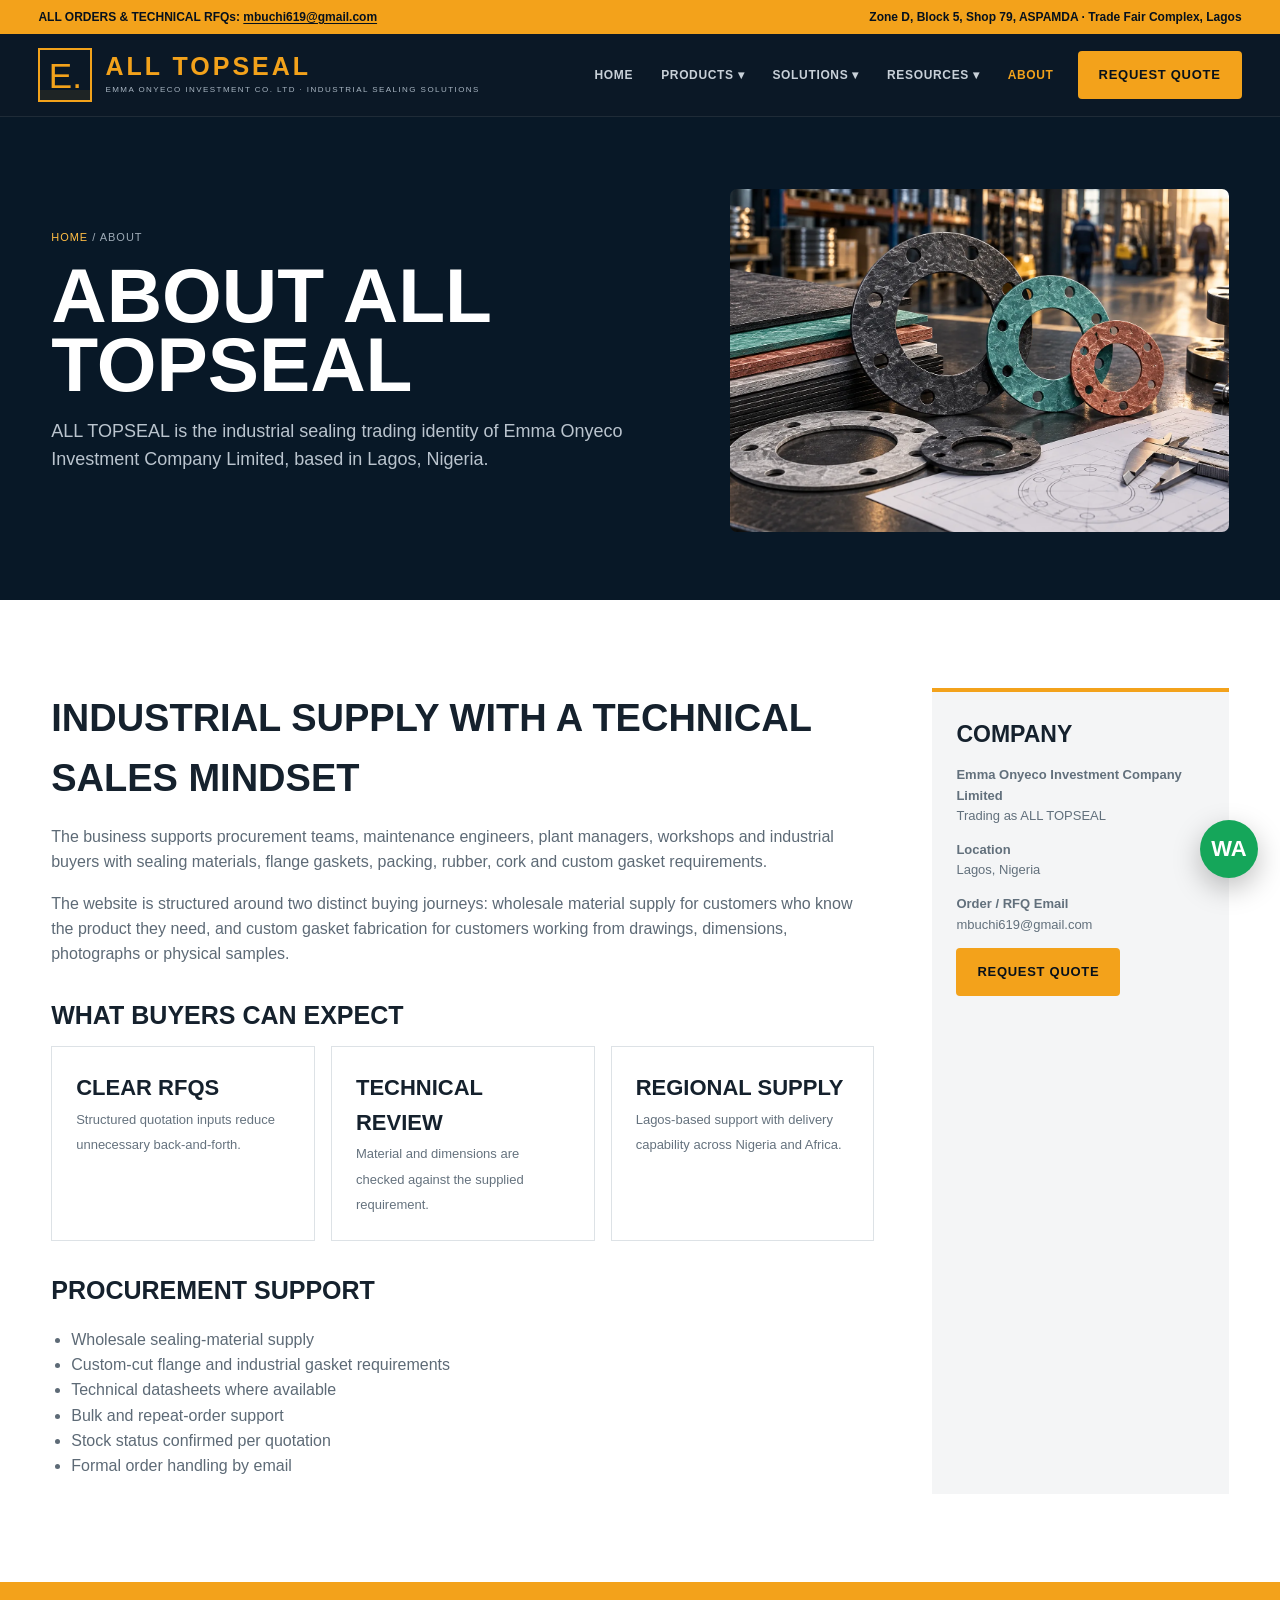
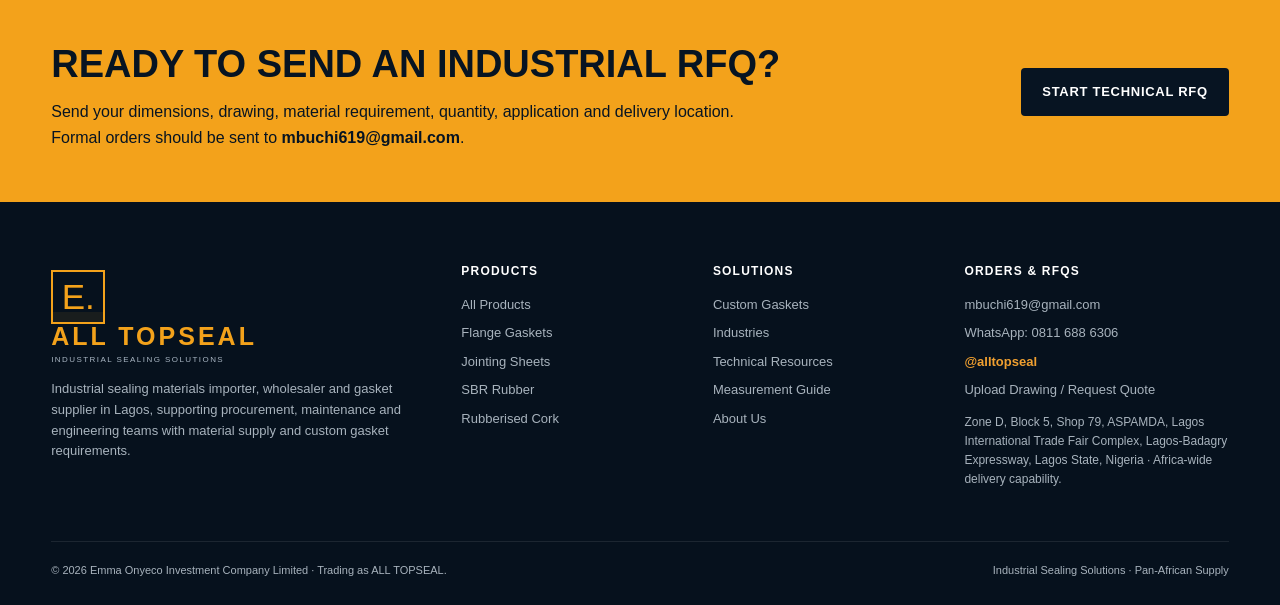
<file: about.html>
<!doctype html><html lang="en"><head><meta charset="utf-8"><meta name="viewport" content="width=device-width,initial-scale=1"><title>About ALL TOPSEAL | Emma Onyeco Investment Company Limited</title><meta name="description" content="Learn about ALL TOPSEAL, the industrial sealing materials business of Emma Onyeco Investment Company Limited in Lagos, Nigeria."><meta name="robots" content="index,follow,max-image-preview:large"><link rel="canonical" href="https://www.alltopseal.com/about.html"><link rel="icon" href="assets/favicon.svg"><link rel="stylesheet" href="assets/site.css"></head><body><div class="utility"><div class="utility-inner"><span>ALL ORDERS &amp; TECHNICAL RFQs: <a href="mailto:mbuchi619@gmail.com">mbuchi619@gmail.com</a></span><span>Zone D, Block 5, Shop 79, ASPAMDA · Trade Fair Complex, Lagos</span></div></div>
<header class="header"><nav class="nav"><a class="brand" href="index.html"><span class="brandmark">E.</span><span class="brandtext"><strong>ALL TOPSEAL</strong><span>Emma Onyeco Investment Co. Ltd · Industrial Sealing Solutions</span></span></a><div class="navlinks">
<a class="nav-direct " href="index.html">Home</a>
<div class="navitem"><a class="" href="products.html">Products ▾</a><div class="dropdown"><a href="products.html"><b>View All Products</b></a><a href="flange-gaskets.html">Flange Gaskets</a><a href="non-asbestos-gasket-sheet.html">Non-Asbestos Jointing Sheets</a><a href="sbr-rubber-sheet.html">SBR Rubber Sheets</a><a href="rubberised-cork.html">Rubberised Cork</a><a href="gland-packing.html">Gland / Compression Packing</a><a href="asbestos-rope-tape.html">Industrial Sealing Rope & Tape</a></div></div>
<div class="navitem"><a class="" href="custom-gaskets.html">Solutions ▾</a><div class="dropdown"><a href="custom-gaskets.html">Custom Gasket Fabrication</a><a href="industries.html">Industries We Serve</a></div></div>
<div class="navitem"><a class="" href="technical-resources.html">Resources ▾</a><div class="dropdown"><a href="technical-resources.html">Technical Resources</a><a href="how-to-measure-gasket.html">How to Measure a Gasket</a></div></div>
<a class="nav-direct active" href="about.html">About</a><a class="btn btn-primary nav-cta" href="request-quote.html">Request Quote</a></div><button class="menu-btn" aria-label="Open menu">☰</button></nav>
<div class="mobile-panel"><a href="index.html">Home</a><a href="products.html">Products</a><a class="sub" href="flange-gaskets.html">— Flange Gaskets</a><a class="sub" href="non-asbestos-gasket-sheet.html">— Non-Asbestos Jointing Sheets</a><a class="sub" href="sbr-rubber-sheet.html">— SBR Rubber Sheets</a><a class="sub" href="rubberised-cork.html">— Rubberised Cork</a><a class="sub" href="gland-packing.html">— Gland / Compression Packing</a><a class="sub" href="asbestos-rope-tape.html">— Industrial Sealing Rope & Tape</a><a href="custom-gaskets.html">Custom Gaskets</a><a href="industries.html">Industries</a><a href="technical-resources.html">Technical Resources</a><a href="how-to-measure-gasket.html">How to Measure</a><a href="about.html">About</a><a href="request-quote.html">Request Quote</a></div></header><main><section class="page-hero"><div class="container page-hero-grid"><div><div class="breadcrumb"><a href="index.html">Home</a> / About</div><h1>About ALL TOPSEAL</h1><p>ALL TOPSEAL is the industrial sealing trading identity of Emma Onyeco Investment Company Limited, based in Lagos, Nigeria.</p></div><img src="assets/hero.webp" alt="Industrial gasket and sealing material supply"></div></section><section class="section"><div class="container content-grid"><article class="copy"><h2>Industrial Supply With a Technical Sales Mindset</h2><p>The business supports procurement teams, maintenance engineers, plant managers, workshops and industrial buyers with sealing materials, flange gaskets, packing, rubber, cork and custom gasket requirements.</p><p>The website is structured around two distinct buying journeys: wholesale material supply for customers who know the product they need, and custom gasket fabrication for customers working from drawings, dimensions, photographs or physical samples.</p><h3>What Buyers Can Expect</h3><div class="feature-grid"><div class="feature"><strong>Clear RFQs</strong><span>Structured quotation inputs reduce unnecessary back-and-forth.</span></div><div class="feature"><strong>Technical Review</strong><span>Material and dimensions are checked against the supplied requirement.</span></div><div class="feature"><strong>Regional Supply</strong><span>Lagos-based support with delivery capability across Nigeria and Africa.</span></div></div><h3>Procurement Support</h3><ul><li>Wholesale sealing-material supply</li><li>Custom-cut flange and industrial gasket requirements</li><li>Technical datasheets where available</li><li>Bulk and repeat-order support</li><li>Stock status confirmed per quotation</li><li>Formal order handling by email</li></ul></article><aside class="aside-card"><h3>Company</h3><p><b>Emma Onyeco Investment Company Limited</b><br>Trading as ALL TOPSEAL</p><p><b>Location</b><br>Lagos, Nigeria</p><p><b>Order / RFQ Email</b><br><a href="mailto:mbuchi619@gmail.com">mbuchi619@gmail.com</a></p><a class="btn btn-primary" href="request-quote.html">Request Quote</a></aside></div></section></main><section class="band"><div class="container band-inner"><div><h2>Ready to send an industrial RFQ?</h2><p>Send your dimensions, drawing, material requirement, quantity, application and delivery location. Formal orders should be sent to <b>mbuchi619@gmail.com</b>.</p></div><a class="btn btn-dark" href="request-quote.html">Start Technical RFQ</a></div></section>
<footer class="footer"><div class="container"><div class="footer-grid"><div class="footer-brand"><a class="brand" href="index.html"><span class="brandmark">E.</span><span class="brandtext"><strong>ALL TOPSEAL</strong><span>Industrial Sealing Solutions</span></span></a><p>Industrial sealing materials importer, wholesaler and gasket supplier in Lagos, supporting procurement, maintenance and engineering teams with material supply and custom gasket requirements.</p></div><div><h4>Products</h4><a href="products.html">All Products</a><a href="flange-gaskets.html">Flange Gaskets</a><a href="non-asbestos-gasket-sheet.html">Jointing Sheets</a><a href="sbr-rubber-sheet.html">SBR Rubber</a><a href="rubberised-cork.html">Rubberised Cork</a></div><div><h4>Solutions</h4><a href="custom-gaskets.html">Custom Gaskets</a><a href="industries.html">Industries</a><a href="technical-resources.html">Technical Resources</a><a href="how-to-measure-gasket.html">Measurement Guide</a><a href="about.html">About Us</a></div><div><h4>Orders &amp; RFQs</h4><a href="mailto:mbuchi619@gmail.com">mbuchi619@gmail.com</a><a href="https://wa.me/2348116886306" target="_blank" rel="noopener">WhatsApp: 0811 688 6306</a><span class="wa-username">@alltopseal</span><a href="request-quote.html">Upload Drawing / Request Quote</a><p style="font-size:12px">Zone D, Block 5, Shop 79, ASPAMDA, Lagos International Trade Fair Complex, Lagos-Badagry Expressway, Lagos State, Nigeria · Africa-wide delivery capability.</p></div></div><div class="footer-bottom"><span>© <span data-year></span> Emma Onyeco Investment Company Limited · Trading as ALL TOPSEAL.</span><span>Industrial Sealing Solutions · Pan-African Supply</span></div></div></footer><a class="wa-float" href="https://wa.me/2348116886306?text=Hello%20ALL%20TOPSEAL%2C%20I%20would%20like%20to%20request%20a%20quotation%20for%20an%20industrial%20sealing%20product." target="_blank" rel="noopener" aria-label="WhatsApp Technical Sales">WA</a><script src="assets/site.js"></script></body></html>
</file>
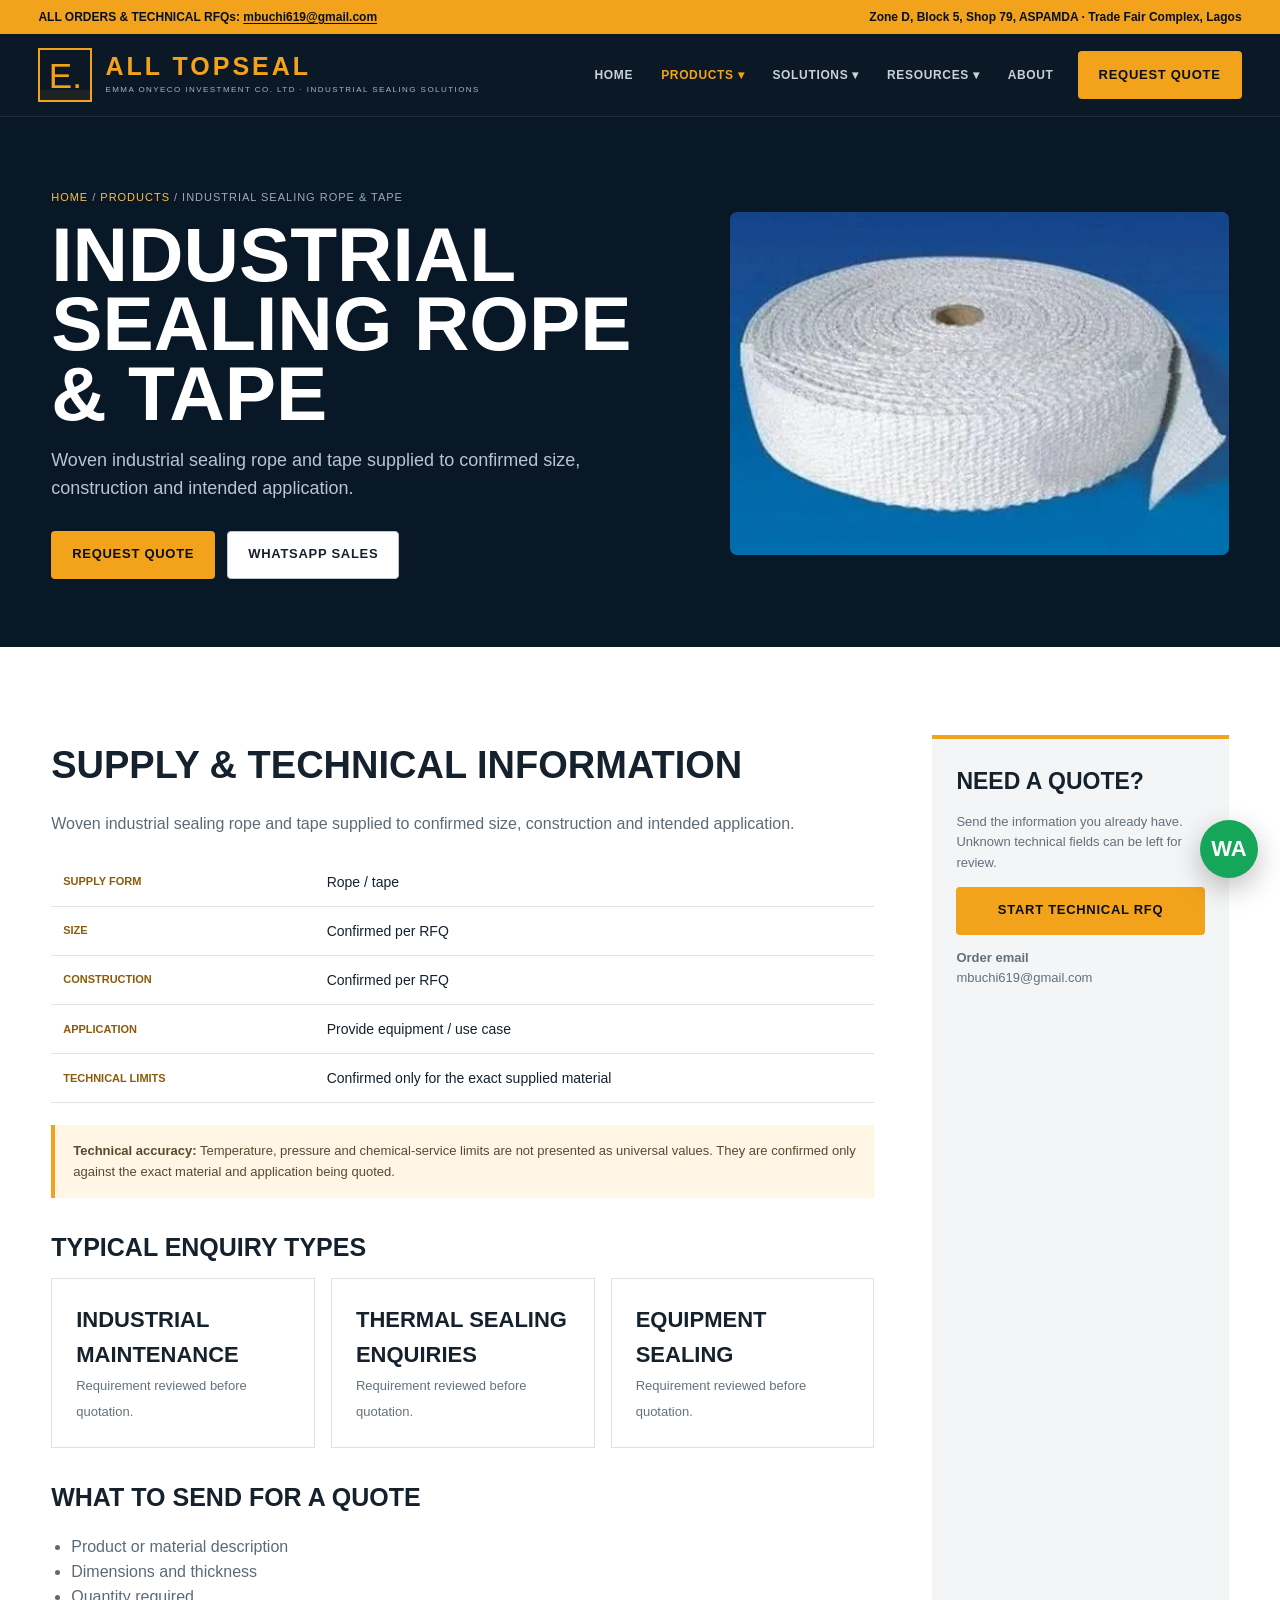
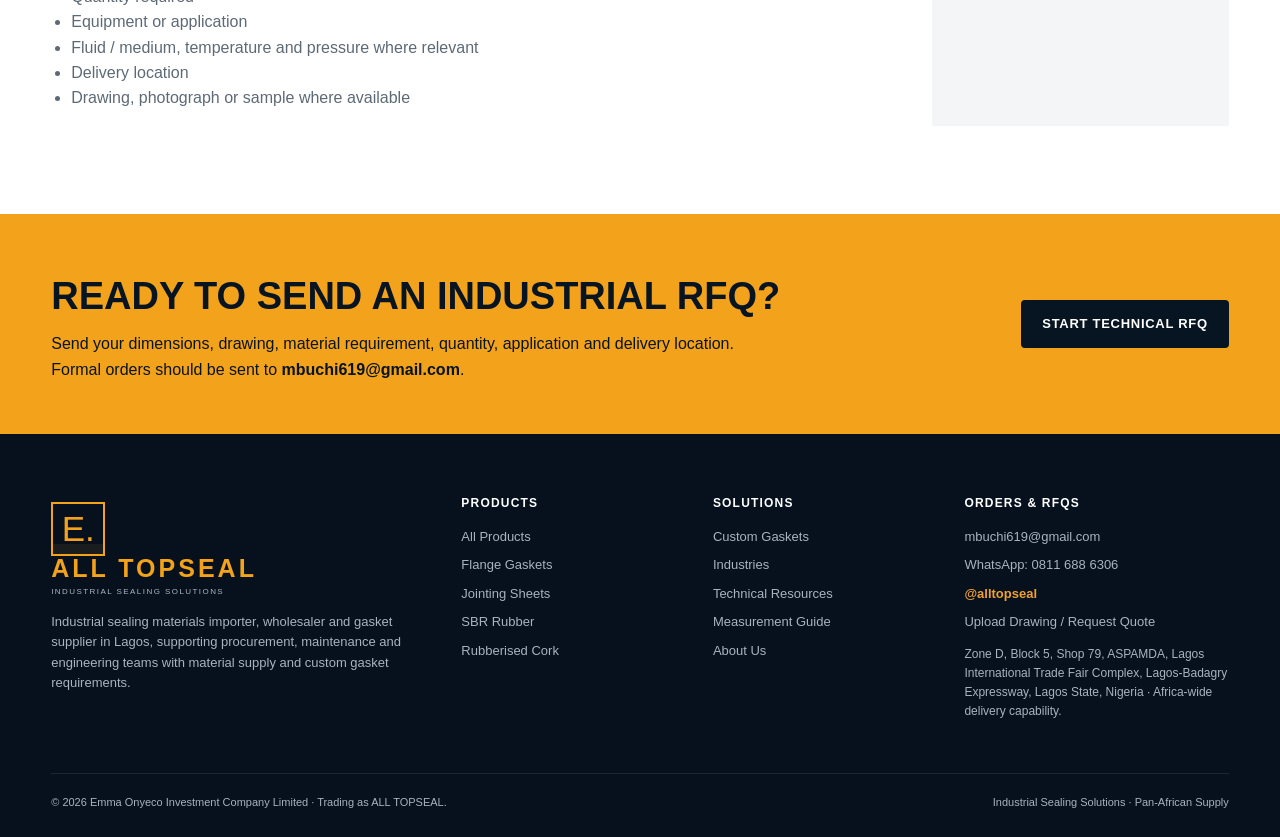
<file: asbestos-rope-tape.html>
<!doctype html><html lang="en"><head><meta charset="utf-8"><meta name="viewport" content="width=device-width,initial-scale=1"><title>Industrial Sealing Rope & Tape Supplier Lagos Nigeria | ALL TOPSEAL</title><meta name="description" content="ALL TOPSEAL supplies industrial sealing rope & tape for industrial procurement and maintenance requirements in Lagos, Nigeria."><meta name="robots" content="index,follow,max-image-preview:large"><link rel="canonical" href="https://www.alltopseal.com/asbestos-rope-tape.html"><link rel="icon" href="assets/favicon.svg"><link rel="stylesheet" href="assets/site.css"></head><body><div class="utility"><div class="utility-inner"><span>ALL ORDERS &amp; TECHNICAL RFQs: <a href="mailto:mbuchi619@gmail.com">mbuchi619@gmail.com</a></span><span>Zone D, Block 5, Shop 79, ASPAMDA · Trade Fair Complex, Lagos</span></div></div>
<header class="header"><nav class="nav"><a class="brand" href="index.html"><span class="brandmark">E.</span><span class="brandtext"><strong>ALL TOPSEAL</strong><span>Emma Onyeco Investment Co. Ltd · Industrial Sealing Solutions</span></span></a><div class="navlinks">
<a class="nav-direct " href="index.html">Home</a>
<div class="navitem"><a class="active" href="products.html">Products ▾</a><div class="dropdown"><a href="products.html"><b>View All Products</b></a><a href="flange-gaskets.html">Flange Gaskets</a><a href="non-asbestos-gasket-sheet.html">Non-Asbestos Jointing Sheets</a><a href="sbr-rubber-sheet.html">SBR Rubber Sheets</a><a href="rubberised-cork.html">Rubberised Cork</a><a href="gland-packing.html">Gland / Compression Packing</a><a href="asbestos-rope-tape.html">Industrial Sealing Rope & Tape</a></div></div>
<div class="navitem"><a class="" href="custom-gaskets.html">Solutions ▾</a><div class="dropdown"><a href="custom-gaskets.html">Custom Gasket Fabrication</a><a href="industries.html">Industries We Serve</a></div></div>
<div class="navitem"><a class="" href="technical-resources.html">Resources ▾</a><div class="dropdown"><a href="technical-resources.html">Technical Resources</a><a href="how-to-measure-gasket.html">How to Measure a Gasket</a></div></div>
<a class="nav-direct " href="about.html">About</a><a class="btn btn-primary nav-cta" href="request-quote.html">Request Quote</a></div><button class="menu-btn" aria-label="Open menu">☰</button></nav>
<div class="mobile-panel"><a href="index.html">Home</a><a href="products.html">Products</a><a class="sub" href="flange-gaskets.html">— Flange Gaskets</a><a class="sub" href="non-asbestos-gasket-sheet.html">— Non-Asbestos Jointing Sheets</a><a class="sub" href="sbr-rubber-sheet.html">— SBR Rubber Sheets</a><a class="sub" href="rubberised-cork.html">— Rubberised Cork</a><a class="sub" href="gland-packing.html">— Gland / Compression Packing</a><a class="sub" href="asbestos-rope-tape.html">— Industrial Sealing Rope & Tape</a><a href="custom-gaskets.html">Custom Gaskets</a><a href="industries.html">Industries</a><a href="technical-resources.html">Technical Resources</a><a href="how-to-measure-gasket.html">How to Measure</a><a href="about.html">About</a><a href="request-quote.html">Request Quote</a></div></header><main><section class="page-hero"><div class="container page-hero-grid"><div><div class="breadcrumb"><a href="index.html">Home</a> / <a href="products.html">Products</a> / Industrial Sealing Rope & Tape</div><h1>Industrial Sealing Rope & Tape</h1><p>Woven industrial sealing rope and tape supplied to confirmed size, construction and intended application.</p><div class="hero-actions"><a class="btn btn-primary" href="request-quote.html">Request Quote</a><a class="btn btn-outline" href="https://wa.me/2348116886306?text=Hello%20ALL%20TOPSEAL%2C%20I%20need%20a%20quotation%20for%20Industrial%20Sealing%20Rope%20&%20Tape." target="_blank">WhatsApp Sales</a></div></div><img src="assets/rope.webp" alt="Industrial Sealing Rope & Tape"></div></section><section class="section"><div class="container content-grid"><article class="copy"><h2>Supply & Technical Information</h2><p>Woven industrial sealing rope and tape supplied to confirmed size, construction and intended application.</p><table class="spec-table"><tr><td>Supply form</td><td>Rope / tape</td></tr><tr><td>Size</td><td>Confirmed per RFQ</td></tr><tr><td>Construction</td><td>Confirmed per RFQ</td></tr><tr><td>Application</td><td>Provide equipment / use case</td></tr><tr><td>Technical limits</td><td>Confirmed only for the exact supplied material</td></tr></table><div class="notice"><b>Technical accuracy:</b> Temperature, pressure and chemical-service limits are not presented as universal values. They are confirmed only against the exact material and application being quoted.</div><h3>Typical Enquiry Types</h3><div class="feature-grid"><div class="feature"><strong>Industrial maintenance</strong><span>Requirement reviewed before quotation.</span></div><div class="feature"><strong>Thermal sealing enquiries</strong><span>Requirement reviewed before quotation.</span></div><div class="feature"><strong>Equipment sealing</strong><span>Requirement reviewed before quotation.</span></div></div><h3>What to Send for a Quote</h3><ul><li>Product or material description</li><li>Dimensions and thickness</li><li>Quantity required</li><li>Equipment or application</li><li>Fluid / medium, temperature and pressure where relevant</li><li>Delivery location</li><li>Drawing, photograph or sample where available</li></ul></article><aside class="aside-card"><h3>Need a Quote?</h3><p>Send the information you already have. Unknown technical fields can be left for review.</p><a class="btn btn-primary" style="width:100%" href="request-quote.html">Start Technical RFQ</a><p><b>Order email</b><br><a href="mailto:mbuchi619@gmail.com">mbuchi619@gmail.com</a></p></aside></div></section></main><section class="band"><div class="container band-inner"><div><h2>Ready to send an industrial RFQ?</h2><p>Send your dimensions, drawing, material requirement, quantity, application and delivery location. Formal orders should be sent to <b>mbuchi619@gmail.com</b>.</p></div><a class="btn btn-dark" href="request-quote.html">Start Technical RFQ</a></div></section>
<footer class="footer"><div class="container"><div class="footer-grid"><div class="footer-brand"><a class="brand" href="index.html"><span class="brandmark">E.</span><span class="brandtext"><strong>ALL TOPSEAL</strong><span>Industrial Sealing Solutions</span></span></a><p>Industrial sealing materials importer, wholesaler and gasket supplier in Lagos, supporting procurement, maintenance and engineering teams with material supply and custom gasket requirements.</p></div><div><h4>Products</h4><a href="products.html">All Products</a><a href="flange-gaskets.html">Flange Gaskets</a><a href="non-asbestos-gasket-sheet.html">Jointing Sheets</a><a href="sbr-rubber-sheet.html">SBR Rubber</a><a href="rubberised-cork.html">Rubberised Cork</a></div><div><h4>Solutions</h4><a href="custom-gaskets.html">Custom Gaskets</a><a href="industries.html">Industries</a><a href="technical-resources.html">Technical Resources</a><a href="how-to-measure-gasket.html">Measurement Guide</a><a href="about.html">About Us</a></div><div><h4>Orders &amp; RFQs</h4><a href="mailto:mbuchi619@gmail.com">mbuchi619@gmail.com</a><a href="https://wa.me/2348116886306" target="_blank" rel="noopener">WhatsApp: 0811 688 6306</a><span class="wa-username">@alltopseal</span><a href="request-quote.html">Upload Drawing / Request Quote</a><p style="font-size:12px">Zone D, Block 5, Shop 79, ASPAMDA, Lagos International Trade Fair Complex, Lagos-Badagry Expressway, Lagos State, Nigeria · Africa-wide delivery capability.</p></div></div><div class="footer-bottom"><span>© <span data-year></span> Emma Onyeco Investment Company Limited · Trading as ALL TOPSEAL.</span><span>Industrial Sealing Solutions · Pan-African Supply</span></div></div></footer><a class="wa-float" href="https://wa.me/2348116886306?text=Hello%20ALL%20TOPSEAL%2C%20I%20would%20like%20to%20request%20a%20quotation%20for%20an%20industrial%20sealing%20product." target="_blank" rel="noopener" aria-label="WhatsApp Technical Sales">WA</a><script src="assets/site.js"></script></body></html>
</file>
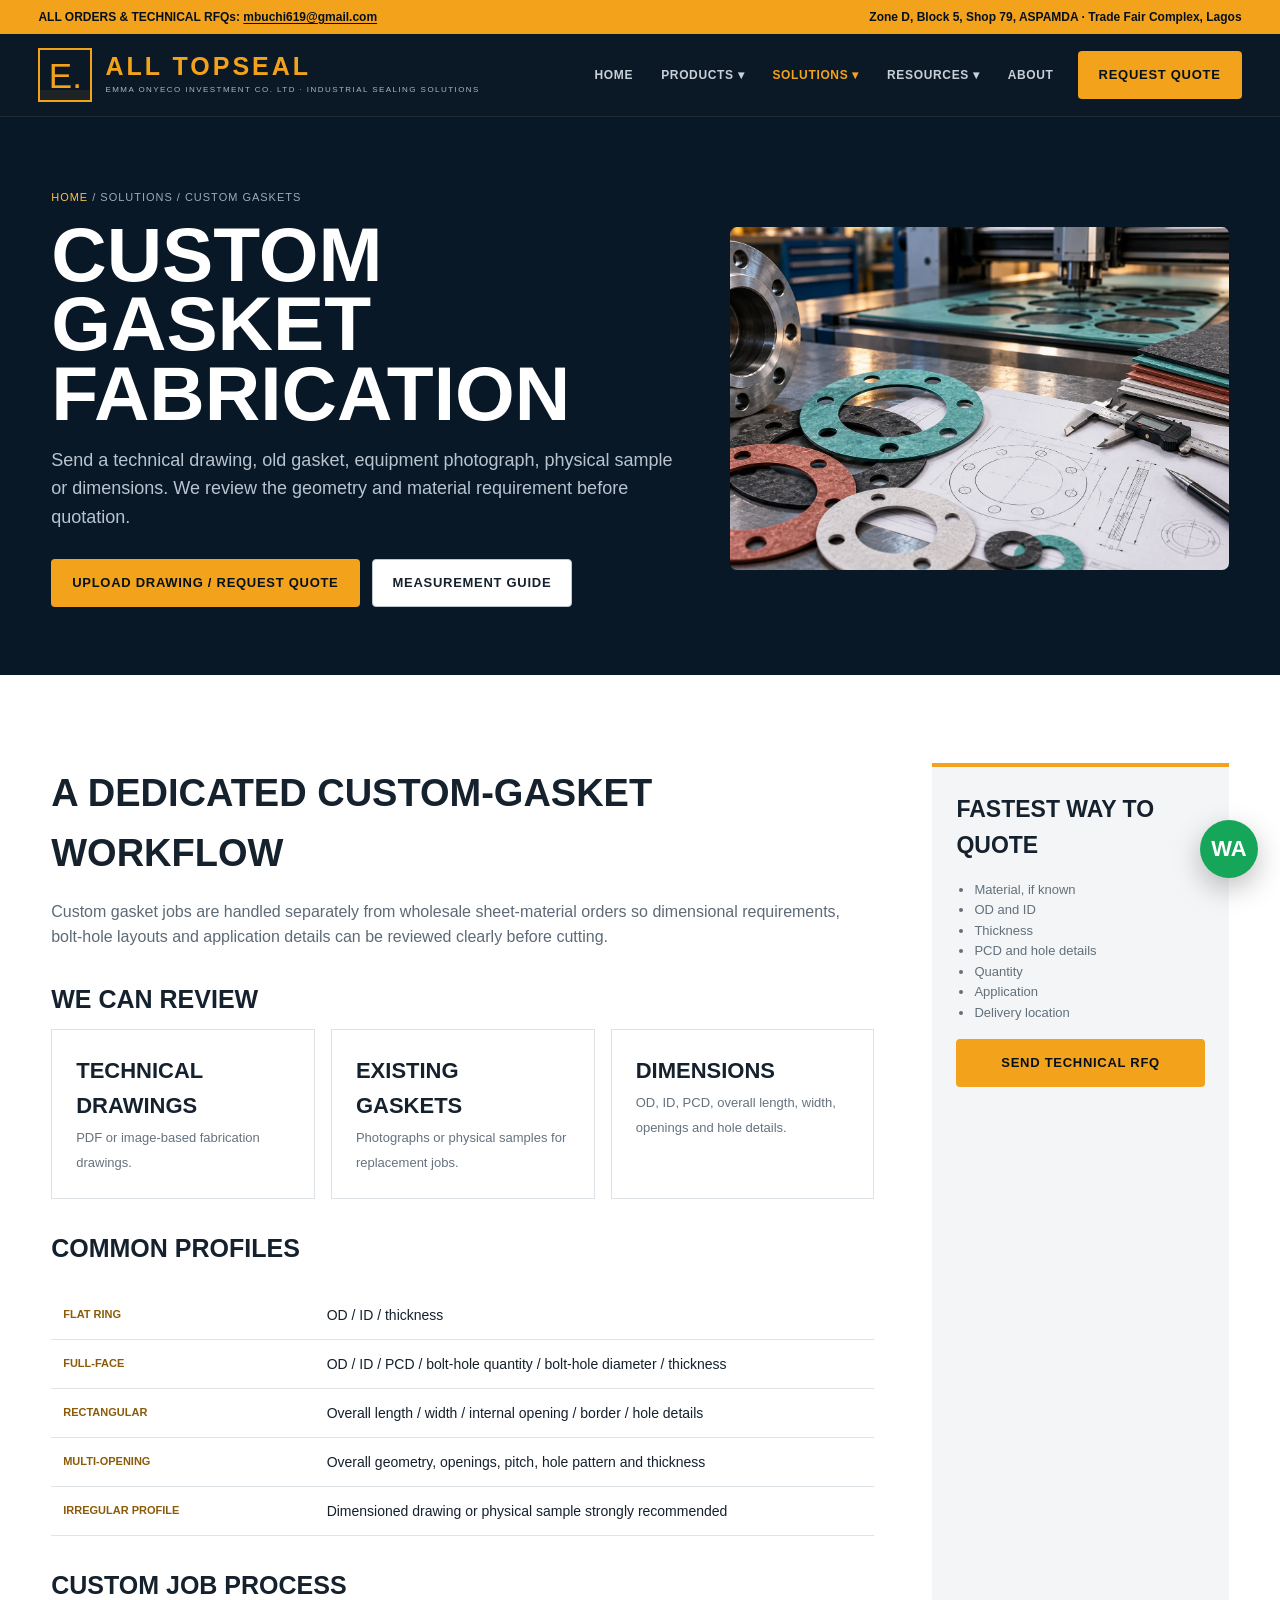
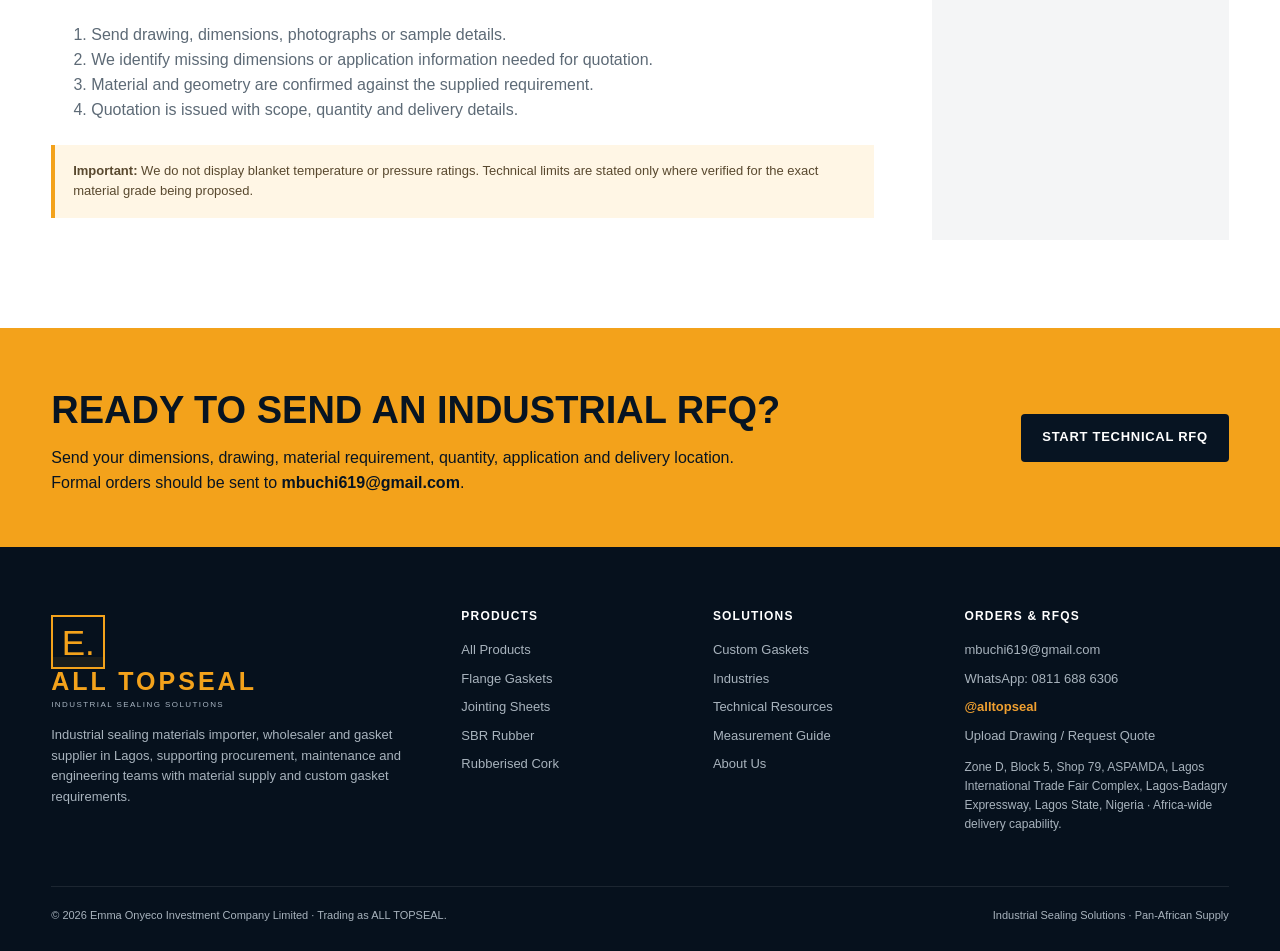
<file: custom-gaskets.html>
<!doctype html><html lang="en"><head><meta charset="utf-8"><meta name="viewport" content="width=device-width,initial-scale=1"><title>Custom Flange Gasket Cutting Lagos Nigeria | ALL TOPSEAL</title><meta name="description" content="Custom industrial and flange gaskets supplied from drawings, dimensions, photographs, equipment details or physical samples."><meta name="robots" content="index,follow,max-image-preview:large"><link rel="canonical" href="https://www.alltopseal.com/custom-gaskets.html"><link rel="icon" href="assets/favicon.svg"><link rel="stylesheet" href="assets/site.css"></head><body><div class="utility"><div class="utility-inner"><span>ALL ORDERS &amp; TECHNICAL RFQs: <a href="mailto:mbuchi619@gmail.com">mbuchi619@gmail.com</a></span><span>Zone D, Block 5, Shop 79, ASPAMDA · Trade Fair Complex, Lagos</span></div></div>
<header class="header"><nav class="nav"><a class="brand" href="index.html"><span class="brandmark">E.</span><span class="brandtext"><strong>ALL TOPSEAL</strong><span>Emma Onyeco Investment Co. Ltd · Industrial Sealing Solutions</span></span></a><div class="navlinks">
<a class="nav-direct " href="index.html">Home</a>
<div class="navitem"><a class="" href="products.html">Products ▾</a><div class="dropdown"><a href="products.html"><b>View All Products</b></a><a href="flange-gaskets.html">Flange Gaskets</a><a href="non-asbestos-gasket-sheet.html">Non-Asbestos Jointing Sheets</a><a href="sbr-rubber-sheet.html">SBR Rubber Sheets</a><a href="rubberised-cork.html">Rubberised Cork</a><a href="gland-packing.html">Gland / Compression Packing</a><a href="asbestos-rope-tape.html">Industrial Sealing Rope & Tape</a></div></div>
<div class="navitem"><a class="active" href="custom-gaskets.html">Solutions ▾</a><div class="dropdown"><a href="custom-gaskets.html">Custom Gasket Fabrication</a><a href="industries.html">Industries We Serve</a></div></div>
<div class="navitem"><a class="" href="technical-resources.html">Resources ▾</a><div class="dropdown"><a href="technical-resources.html">Technical Resources</a><a href="how-to-measure-gasket.html">How to Measure a Gasket</a></div></div>
<a class="nav-direct " href="about.html">About</a><a class="btn btn-primary nav-cta" href="request-quote.html">Request Quote</a></div><button class="menu-btn" aria-label="Open menu">☰</button></nav>
<div class="mobile-panel"><a href="index.html">Home</a><a href="products.html">Products</a><a class="sub" href="flange-gaskets.html">— Flange Gaskets</a><a class="sub" href="non-asbestos-gasket-sheet.html">— Non-Asbestos Jointing Sheets</a><a class="sub" href="sbr-rubber-sheet.html">— SBR Rubber Sheets</a><a class="sub" href="rubberised-cork.html">— Rubberised Cork</a><a class="sub" href="gland-packing.html">— Gland / Compression Packing</a><a class="sub" href="asbestos-rope-tape.html">— Industrial Sealing Rope & Tape</a><a href="custom-gaskets.html">Custom Gaskets</a><a href="industries.html">Industries</a><a href="technical-resources.html">Technical Resources</a><a href="how-to-measure-gasket.html">How to Measure</a><a href="about.html">About</a><a href="request-quote.html">Request Quote</a></div></header><main><section class="page-hero"><div class="container page-hero-grid"><div><div class="breadcrumb"><a href="index.html">Home</a> / Solutions / Custom Gaskets</div><h1>Custom Gasket Fabrication</h1><p>Send a technical drawing, old gasket, equipment photograph, physical sample or dimensions. We review the geometry and material requirement before quotation.</p><div class="hero-actions"><a class="btn btn-primary" href="request-quote.html">Upload Drawing / Request Quote</a><a class="btn btn-outline" href="how-to-measure-gasket.html">Measurement Guide</a></div></div><img src="assets/custom.webp" alt="Custom gasket fabrication from engineering drawings"></div></section><section class="section"><div class="container content-grid"><article class="copy"><h2>A Dedicated Custom-Gasket Workflow</h2><p>Custom gasket jobs are handled separately from wholesale sheet-material orders so dimensional requirements, bolt-hole layouts and application details can be reviewed clearly before cutting.</p><h3>We Can Review</h3><div class="feature-grid"><div class="feature"><strong>Technical Drawings</strong><span>PDF or image-based fabrication drawings.</span></div><div class="feature"><strong>Existing Gaskets</strong><span>Photographs or physical samples for replacement jobs.</span></div><div class="feature"><strong>Dimensions</strong><span>OD, ID, PCD, overall length, width, openings and hole details.</span></div></div><h3>Common Profiles</h3><table class="spec-table"><tr><td>Flat ring</td><td>OD / ID / thickness</td></tr><tr><td>Full-face</td><td>OD / ID / PCD / bolt-hole quantity / bolt-hole diameter / thickness</td></tr><tr><td>Rectangular</td><td>Overall length / width / internal opening / border / hole details</td></tr><tr><td>Multi-opening</td><td>Overall geometry, openings, pitch, hole pattern and thickness</td></tr><tr><td>Irregular profile</td><td>Dimensioned drawing or physical sample strongly recommended</td></tr></table><h3>Custom Job Process</h3><ol><li>Send drawing, dimensions, photographs or sample details.</li><li>We identify missing dimensions or application information needed for quotation.</li><li>Material and geometry are confirmed against the supplied requirement.</li><li>Quotation is issued with scope, quantity and delivery details.</li></ol><div class="notice"><b>Important:</b> We do not display blanket temperature or pressure ratings. Technical limits are stated only where verified for the exact material grade being proposed.</div></article><aside class="aside-card"><h3>Fastest Way to Quote</h3><ul><li>Material, if known</li><li>OD and ID</li><li>Thickness</li><li>PCD and hole details</li><li>Quantity</li><li>Application</li><li>Delivery location</li></ul><a class="btn btn-primary" style="width:100%" href="request-quote.html">Send Technical RFQ</a></aside></div></section></main><section class="band"><div class="container band-inner"><div><h2>Ready to send an industrial RFQ?</h2><p>Send your dimensions, drawing, material requirement, quantity, application and delivery location. Formal orders should be sent to <b>mbuchi619@gmail.com</b>.</p></div><a class="btn btn-dark" href="request-quote.html">Start Technical RFQ</a></div></section>
<footer class="footer"><div class="container"><div class="footer-grid"><div class="footer-brand"><a class="brand" href="index.html"><span class="brandmark">E.</span><span class="brandtext"><strong>ALL TOPSEAL</strong><span>Industrial Sealing Solutions</span></span></a><p>Industrial sealing materials importer, wholesaler and gasket supplier in Lagos, supporting procurement, maintenance and engineering teams with material supply and custom gasket requirements.</p></div><div><h4>Products</h4><a href="products.html">All Products</a><a href="flange-gaskets.html">Flange Gaskets</a><a href="non-asbestos-gasket-sheet.html">Jointing Sheets</a><a href="sbr-rubber-sheet.html">SBR Rubber</a><a href="rubberised-cork.html">Rubberised Cork</a></div><div><h4>Solutions</h4><a href="custom-gaskets.html">Custom Gaskets</a><a href="industries.html">Industries</a><a href="technical-resources.html">Technical Resources</a><a href="how-to-measure-gasket.html">Measurement Guide</a><a href="about.html">About Us</a></div><div><h4>Orders &amp; RFQs</h4><a href="mailto:mbuchi619@gmail.com">mbuchi619@gmail.com</a><a href="https://wa.me/2348116886306" target="_blank" rel="noopener">WhatsApp: 0811 688 6306</a><span class="wa-username">@alltopseal</span><a href="request-quote.html">Upload Drawing / Request Quote</a><p style="font-size:12px">Zone D, Block 5, Shop 79, ASPAMDA, Lagos International Trade Fair Complex, Lagos-Badagry Expressway, Lagos State, Nigeria · Africa-wide delivery capability.</p></div></div><div class="footer-bottom"><span>© <span data-year></span> Emma Onyeco Investment Company Limited · Trading as ALL TOPSEAL.</span><span>Industrial Sealing Solutions · Pan-African Supply</span></div></div></footer><a class="wa-float" href="https://wa.me/2348116886306?text=Hello%20ALL%20TOPSEAL%2C%20I%20would%20like%20to%20request%20a%20quotation%20for%20an%20industrial%20sealing%20product." target="_blank" rel="noopener" aria-label="WhatsApp Technical Sales">WA</a><script src="assets/site.js"></script></body></html>
</file>
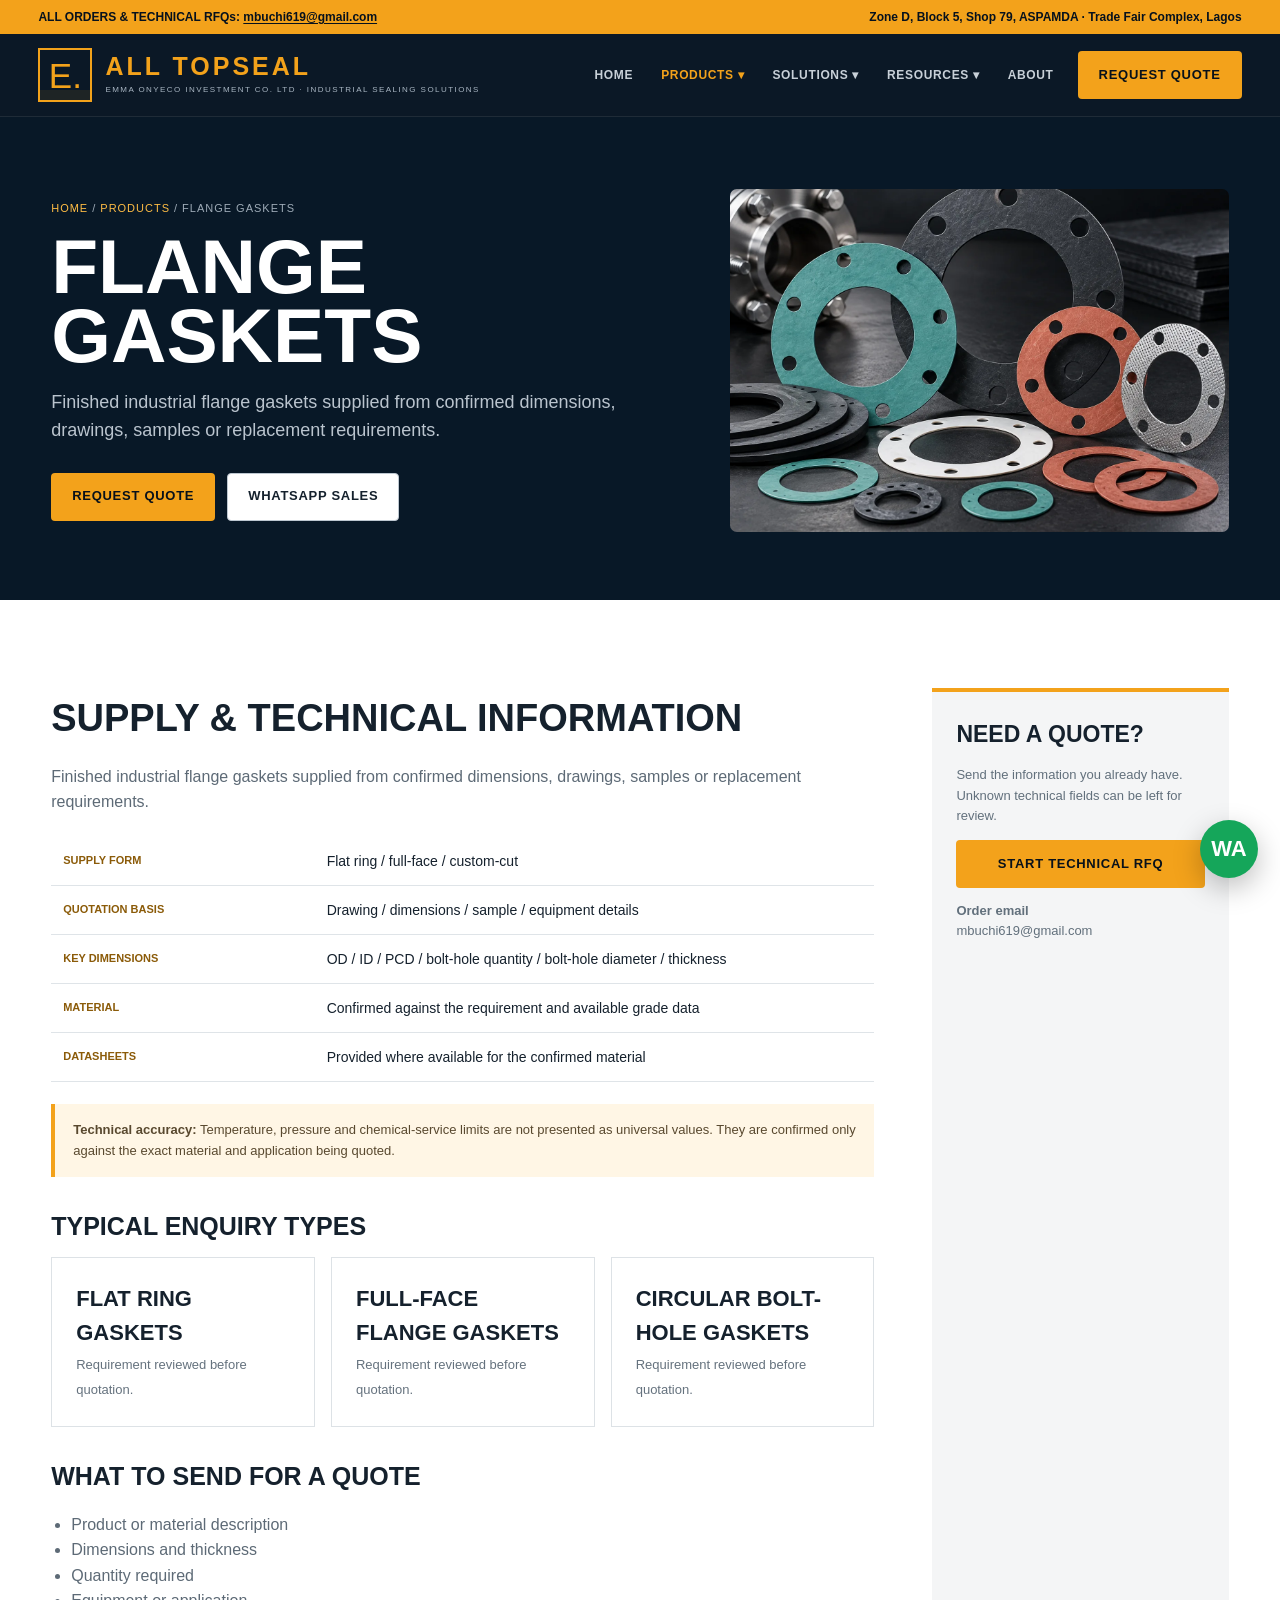
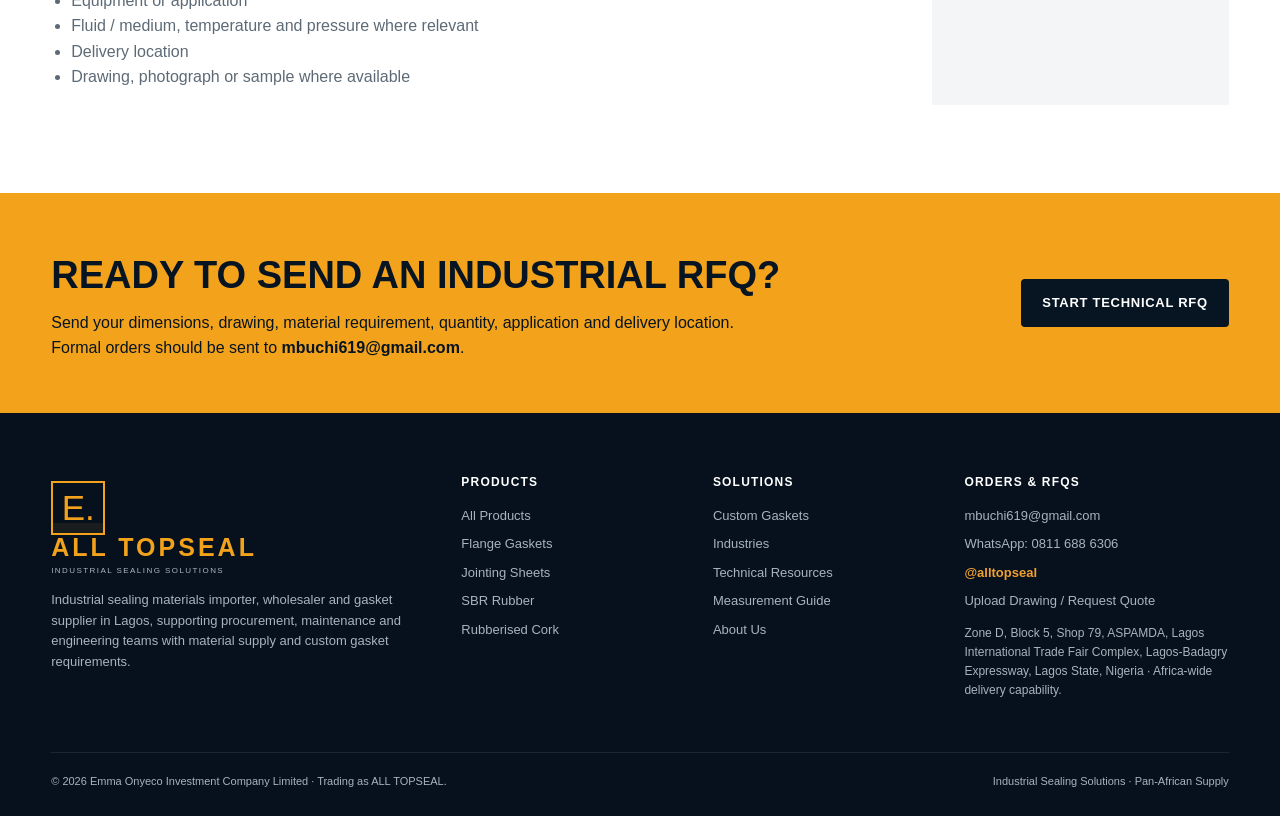
<file: flange-gaskets.html>
<!doctype html><html lang="en"><head><meta charset="utf-8"><meta name="viewport" content="width=device-width,initial-scale=1"><title>Flange Gaskets Supplier Lagos Nigeria | ALL TOPSEAL</title><meta name="description" content="ALL TOPSEAL supplies flange gaskets for industrial procurement and maintenance requirements in Lagos, Nigeria."><meta name="robots" content="index,follow,max-image-preview:large"><link rel="canonical" href="https://www.alltopseal.com/flange-gaskets.html"><link rel="icon" href="assets/favicon.svg"><link rel="stylesheet" href="assets/site.css"></head><body><div class="utility"><div class="utility-inner"><span>ALL ORDERS &amp; TECHNICAL RFQs: <a href="mailto:mbuchi619@gmail.com">mbuchi619@gmail.com</a></span><span>Zone D, Block 5, Shop 79, ASPAMDA · Trade Fair Complex, Lagos</span></div></div>
<header class="header"><nav class="nav"><a class="brand" href="index.html"><span class="brandmark">E.</span><span class="brandtext"><strong>ALL TOPSEAL</strong><span>Emma Onyeco Investment Co. Ltd · Industrial Sealing Solutions</span></span></a><div class="navlinks">
<a class="nav-direct " href="index.html">Home</a>
<div class="navitem"><a class="active" href="products.html">Products ▾</a><div class="dropdown"><a href="products.html"><b>View All Products</b></a><a href="flange-gaskets.html">Flange Gaskets</a><a href="non-asbestos-gasket-sheet.html">Non-Asbestos Jointing Sheets</a><a href="sbr-rubber-sheet.html">SBR Rubber Sheets</a><a href="rubberised-cork.html">Rubberised Cork</a><a href="gland-packing.html">Gland / Compression Packing</a><a href="asbestos-rope-tape.html">Industrial Sealing Rope & Tape</a></div></div>
<div class="navitem"><a class="" href="custom-gaskets.html">Solutions ▾</a><div class="dropdown"><a href="custom-gaskets.html">Custom Gasket Fabrication</a><a href="industries.html">Industries We Serve</a></div></div>
<div class="navitem"><a class="" href="technical-resources.html">Resources ▾</a><div class="dropdown"><a href="technical-resources.html">Technical Resources</a><a href="how-to-measure-gasket.html">How to Measure a Gasket</a></div></div>
<a class="nav-direct " href="about.html">About</a><a class="btn btn-primary nav-cta" href="request-quote.html">Request Quote</a></div><button class="menu-btn" aria-label="Open menu">☰</button></nav>
<div class="mobile-panel"><a href="index.html">Home</a><a href="products.html">Products</a><a class="sub" href="flange-gaskets.html">— Flange Gaskets</a><a class="sub" href="non-asbestos-gasket-sheet.html">— Non-Asbestos Jointing Sheets</a><a class="sub" href="sbr-rubber-sheet.html">— SBR Rubber Sheets</a><a class="sub" href="rubberised-cork.html">— Rubberised Cork</a><a class="sub" href="gland-packing.html">— Gland / Compression Packing</a><a class="sub" href="asbestos-rope-tape.html">— Industrial Sealing Rope & Tape</a><a href="custom-gaskets.html">Custom Gaskets</a><a href="industries.html">Industries</a><a href="technical-resources.html">Technical Resources</a><a href="how-to-measure-gasket.html">How to Measure</a><a href="about.html">About</a><a href="request-quote.html">Request Quote</a></div></header><main><section class="page-hero"><div class="container page-hero-grid"><div><div class="breadcrumb"><a href="index.html">Home</a> / <a href="products.html">Products</a> / Flange Gaskets</div><h1>Flange Gaskets</h1><p>Finished industrial flange gaskets supplied from confirmed dimensions, drawings, samples or replacement requirements.</p><div class="hero-actions"><a class="btn btn-primary" href="request-quote.html">Request Quote</a><a class="btn btn-outline" href="https://wa.me/2348116886306?text=Hello%20ALL%20TOPSEAL%2C%20I%20need%20a%20quotation%20for%20Flange%20Gaskets." target="_blank">WhatsApp Sales</a></div></div><img src="assets/flange.webp" alt="Flange Gaskets"></div></section><section class="section"><div class="container content-grid"><article class="copy"><h2>Supply & Technical Information</h2><p>Finished industrial flange gaskets supplied from confirmed dimensions, drawings, samples or replacement requirements.</p><table class="spec-table"><tr><td>Supply form</td><td>Flat ring / full-face / custom-cut</td></tr><tr><td>Quotation basis</td><td>Drawing / dimensions / sample / equipment details</td></tr><tr><td>Key dimensions</td><td>OD / ID / PCD / bolt-hole quantity / bolt-hole diameter / thickness</td></tr><tr><td>Material</td><td>Confirmed against the requirement and available grade data</td></tr><tr><td>Datasheets</td><td>Provided where available for the confirmed material</td></tr></table><div class="notice"><b>Technical accuracy:</b> Temperature, pressure and chemical-service limits are not presented as universal values. They are confirmed only against the exact material and application being quoted.</div><h3>Typical Enquiry Types</h3><div class="feature-grid"><div class="feature"><strong>Flat ring gaskets</strong><span>Requirement reviewed before quotation.</span></div><div class="feature"><strong>Full-face flange gaskets</strong><span>Requirement reviewed before quotation.</span></div><div class="feature"><strong>Circular bolt-hole gaskets</strong><span>Requirement reviewed before quotation.</span></div></div><h3>What to Send for a Quote</h3><ul><li>Product or material description</li><li>Dimensions and thickness</li><li>Quantity required</li><li>Equipment or application</li><li>Fluid / medium, temperature and pressure where relevant</li><li>Delivery location</li><li>Drawing, photograph or sample where available</li></ul></article><aside class="aside-card"><h3>Need a Quote?</h3><p>Send the information you already have. Unknown technical fields can be left for review.</p><a class="btn btn-primary" style="width:100%" href="request-quote.html">Start Technical RFQ</a><p><b>Order email</b><br><a href="mailto:mbuchi619@gmail.com">mbuchi619@gmail.com</a></p></aside></div></section></main><section class="band"><div class="container band-inner"><div><h2>Ready to send an industrial RFQ?</h2><p>Send your dimensions, drawing, material requirement, quantity, application and delivery location. Formal orders should be sent to <b>mbuchi619@gmail.com</b>.</p></div><a class="btn btn-dark" href="request-quote.html">Start Technical RFQ</a></div></section>
<footer class="footer"><div class="container"><div class="footer-grid"><div class="footer-brand"><a class="brand" href="index.html"><span class="brandmark">E.</span><span class="brandtext"><strong>ALL TOPSEAL</strong><span>Industrial Sealing Solutions</span></span></a><p>Industrial sealing materials importer, wholesaler and gasket supplier in Lagos, supporting procurement, maintenance and engineering teams with material supply and custom gasket requirements.</p></div><div><h4>Products</h4><a href="products.html">All Products</a><a href="flange-gaskets.html">Flange Gaskets</a><a href="non-asbestos-gasket-sheet.html">Jointing Sheets</a><a href="sbr-rubber-sheet.html">SBR Rubber</a><a href="rubberised-cork.html">Rubberised Cork</a></div><div><h4>Solutions</h4><a href="custom-gaskets.html">Custom Gaskets</a><a href="industries.html">Industries</a><a href="technical-resources.html">Technical Resources</a><a href="how-to-measure-gasket.html">Measurement Guide</a><a href="about.html">About Us</a></div><div><h4>Orders &amp; RFQs</h4><a href="mailto:mbuchi619@gmail.com">mbuchi619@gmail.com</a><a href="https://wa.me/2348116886306" target="_blank" rel="noopener">WhatsApp: 0811 688 6306</a><span class="wa-username">@alltopseal</span><a href="request-quote.html">Upload Drawing / Request Quote</a><p style="font-size:12px">Zone D, Block 5, Shop 79, ASPAMDA, Lagos International Trade Fair Complex, Lagos-Badagry Expressway, Lagos State, Nigeria · Africa-wide delivery capability.</p></div></div><div class="footer-bottom"><span>© <span data-year></span> Emma Onyeco Investment Company Limited · Trading as ALL TOPSEAL.</span><span>Industrial Sealing Solutions · Pan-African Supply</span></div></div></footer><a class="wa-float" href="https://wa.me/2348116886306?text=Hello%20ALL%20TOPSEAL%2C%20I%20would%20like%20to%20request%20a%20quotation%20for%20an%20industrial%20sealing%20product." target="_blank" rel="noopener" aria-label="WhatsApp Technical Sales">WA</a><script src="assets/site.js"></script></body></html>
</file>
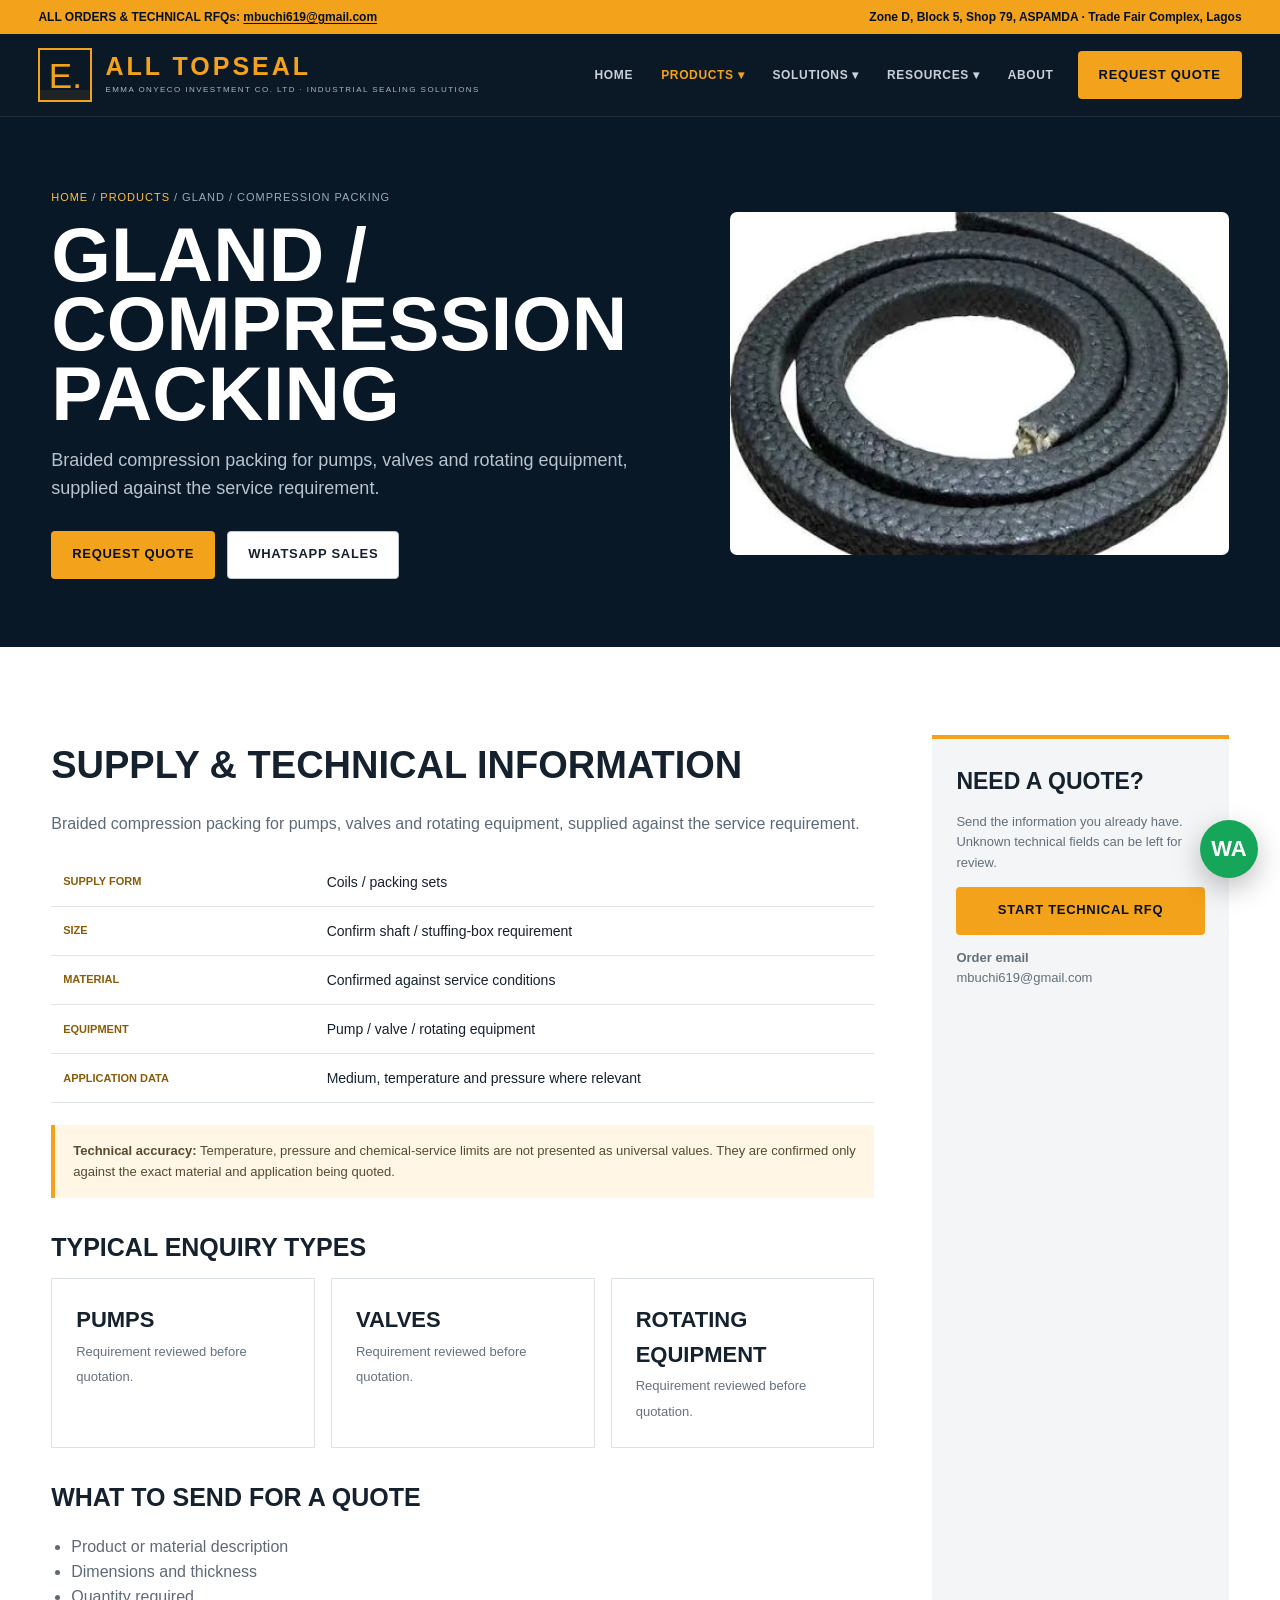
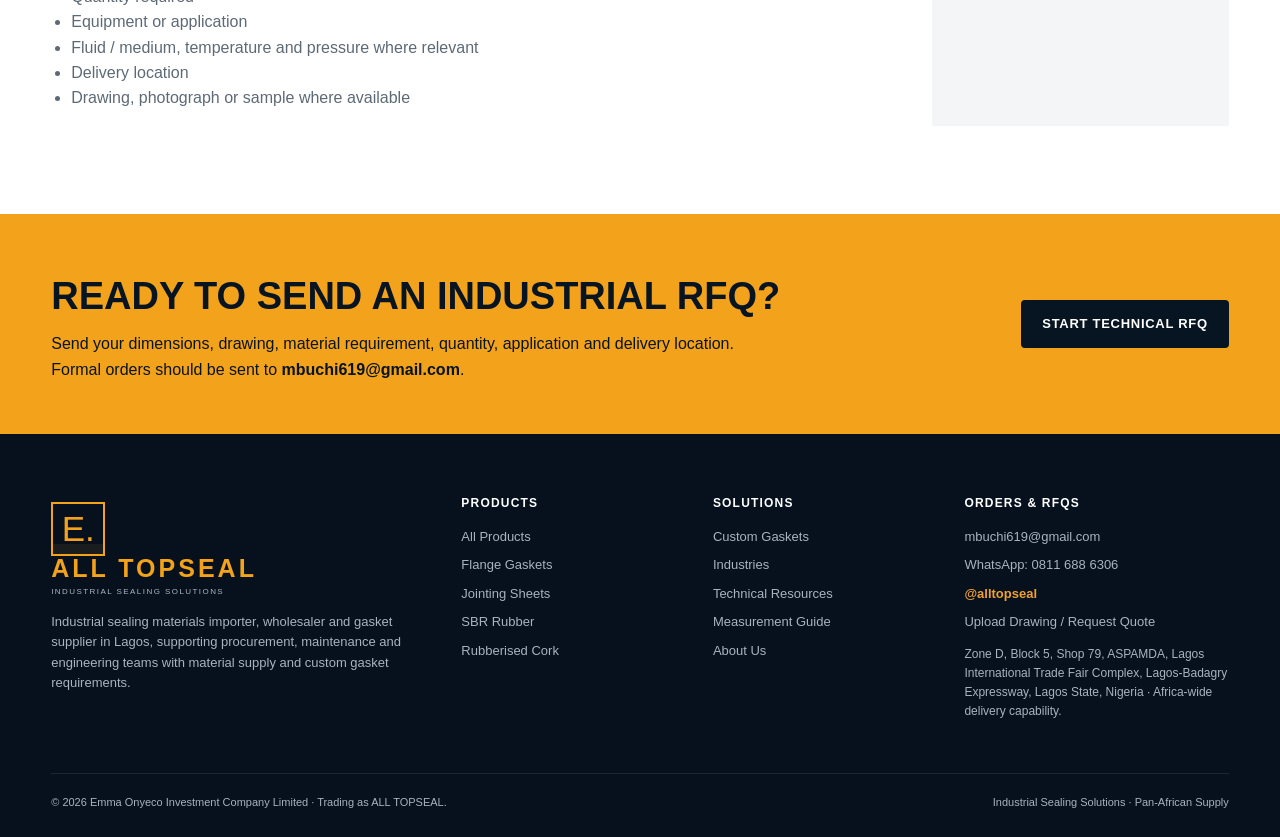
<file: gland-packing.html>
<!doctype html><html lang="en"><head><meta charset="utf-8"><meta name="viewport" content="width=device-width,initial-scale=1"><title>Gland / Compression Packing Supplier Lagos Nigeria | ALL TOPSEAL</title><meta name="description" content="ALL TOPSEAL supplies gland / compression packing for industrial procurement and maintenance requirements in Lagos, Nigeria."><meta name="robots" content="index,follow,max-image-preview:large"><link rel="canonical" href="https://www.alltopseal.com/gland-packing.html"><link rel="icon" href="assets/favicon.svg"><link rel="stylesheet" href="assets/site.css"></head><body><div class="utility"><div class="utility-inner"><span>ALL ORDERS &amp; TECHNICAL RFQs: <a href="mailto:mbuchi619@gmail.com">mbuchi619@gmail.com</a></span><span>Zone D, Block 5, Shop 79, ASPAMDA · Trade Fair Complex, Lagos</span></div></div>
<header class="header"><nav class="nav"><a class="brand" href="index.html"><span class="brandmark">E.</span><span class="brandtext"><strong>ALL TOPSEAL</strong><span>Emma Onyeco Investment Co. Ltd · Industrial Sealing Solutions</span></span></a><div class="navlinks">
<a class="nav-direct " href="index.html">Home</a>
<div class="navitem"><a class="active" href="products.html">Products ▾</a><div class="dropdown"><a href="products.html"><b>View All Products</b></a><a href="flange-gaskets.html">Flange Gaskets</a><a href="non-asbestos-gasket-sheet.html">Non-Asbestos Jointing Sheets</a><a href="sbr-rubber-sheet.html">SBR Rubber Sheets</a><a href="rubberised-cork.html">Rubberised Cork</a><a href="gland-packing.html">Gland / Compression Packing</a><a href="asbestos-rope-tape.html">Industrial Sealing Rope & Tape</a></div></div>
<div class="navitem"><a class="" href="custom-gaskets.html">Solutions ▾</a><div class="dropdown"><a href="custom-gaskets.html">Custom Gasket Fabrication</a><a href="industries.html">Industries We Serve</a></div></div>
<div class="navitem"><a class="" href="technical-resources.html">Resources ▾</a><div class="dropdown"><a href="technical-resources.html">Technical Resources</a><a href="how-to-measure-gasket.html">How to Measure a Gasket</a></div></div>
<a class="nav-direct " href="about.html">About</a><a class="btn btn-primary nav-cta" href="request-quote.html">Request Quote</a></div><button class="menu-btn" aria-label="Open menu">☰</button></nav>
<div class="mobile-panel"><a href="index.html">Home</a><a href="products.html">Products</a><a class="sub" href="flange-gaskets.html">— Flange Gaskets</a><a class="sub" href="non-asbestos-gasket-sheet.html">— Non-Asbestos Jointing Sheets</a><a class="sub" href="sbr-rubber-sheet.html">— SBR Rubber Sheets</a><a class="sub" href="rubberised-cork.html">— Rubberised Cork</a><a class="sub" href="gland-packing.html">— Gland / Compression Packing</a><a class="sub" href="asbestos-rope-tape.html">— Industrial Sealing Rope & Tape</a><a href="custom-gaskets.html">Custom Gaskets</a><a href="industries.html">Industries</a><a href="technical-resources.html">Technical Resources</a><a href="how-to-measure-gasket.html">How to Measure</a><a href="about.html">About</a><a href="request-quote.html">Request Quote</a></div></header><main><section class="page-hero"><div class="container page-hero-grid"><div><div class="breadcrumb"><a href="index.html">Home</a> / <a href="products.html">Products</a> / Gland / Compression Packing</div><h1>Gland / Compression Packing</h1><p>Braided compression packing for pumps, valves and rotating equipment, supplied against the service requirement.</p><div class="hero-actions"><a class="btn btn-primary" href="request-quote.html">Request Quote</a><a class="btn btn-outline" href="https://wa.me/2348116886306?text=Hello%20ALL%20TOPSEAL%2C%20I%20need%20a%20quotation%20for%20Gland%20%2F%20Compression%20Packing." target="_blank">WhatsApp Sales</a></div></div><img src="assets/packing.webp" alt="Gland / Compression Packing"></div></section><section class="section"><div class="container content-grid"><article class="copy"><h2>Supply & Technical Information</h2><p>Braided compression packing for pumps, valves and rotating equipment, supplied against the service requirement.</p><table class="spec-table"><tr><td>Supply form</td><td>Coils / packing sets</td></tr><tr><td>Size</td><td>Confirm shaft / stuffing-box requirement</td></tr><tr><td>Material</td><td>Confirmed against service conditions</td></tr><tr><td>Equipment</td><td>Pump / valve / rotating equipment</td></tr><tr><td>Application data</td><td>Medium, temperature and pressure where relevant</td></tr></table><div class="notice"><b>Technical accuracy:</b> Temperature, pressure and chemical-service limits are not presented as universal values. They are confirmed only against the exact material and application being quoted.</div><h3>Typical Enquiry Types</h3><div class="feature-grid"><div class="feature"><strong>Pumps</strong><span>Requirement reviewed before quotation.</span></div><div class="feature"><strong>Valves</strong><span>Requirement reviewed before quotation.</span></div><div class="feature"><strong>Rotating equipment</strong><span>Requirement reviewed before quotation.</span></div></div><h3>What to Send for a Quote</h3><ul><li>Product or material description</li><li>Dimensions and thickness</li><li>Quantity required</li><li>Equipment or application</li><li>Fluid / medium, temperature and pressure where relevant</li><li>Delivery location</li><li>Drawing, photograph or sample where available</li></ul></article><aside class="aside-card"><h3>Need a Quote?</h3><p>Send the information you already have. Unknown technical fields can be left for review.</p><a class="btn btn-primary" style="width:100%" href="request-quote.html">Start Technical RFQ</a><p><b>Order email</b><br><a href="mailto:mbuchi619@gmail.com">mbuchi619@gmail.com</a></p></aside></div></section></main><section class="band"><div class="container band-inner"><div><h2>Ready to send an industrial RFQ?</h2><p>Send your dimensions, drawing, material requirement, quantity, application and delivery location. Formal orders should be sent to <b>mbuchi619@gmail.com</b>.</p></div><a class="btn btn-dark" href="request-quote.html">Start Technical RFQ</a></div></section>
<footer class="footer"><div class="container"><div class="footer-grid"><div class="footer-brand"><a class="brand" href="index.html"><span class="brandmark">E.</span><span class="brandtext"><strong>ALL TOPSEAL</strong><span>Industrial Sealing Solutions</span></span></a><p>Industrial sealing materials importer, wholesaler and gasket supplier in Lagos, supporting procurement, maintenance and engineering teams with material supply and custom gasket requirements.</p></div><div><h4>Products</h4><a href="products.html">All Products</a><a href="flange-gaskets.html">Flange Gaskets</a><a href="non-asbestos-gasket-sheet.html">Jointing Sheets</a><a href="sbr-rubber-sheet.html">SBR Rubber</a><a href="rubberised-cork.html">Rubberised Cork</a></div><div><h4>Solutions</h4><a href="custom-gaskets.html">Custom Gaskets</a><a href="industries.html">Industries</a><a href="technical-resources.html">Technical Resources</a><a href="how-to-measure-gasket.html">Measurement Guide</a><a href="about.html">About Us</a></div><div><h4>Orders &amp; RFQs</h4><a href="mailto:mbuchi619@gmail.com">mbuchi619@gmail.com</a><a href="https://wa.me/2348116886306" target="_blank" rel="noopener">WhatsApp: 0811 688 6306</a><span class="wa-username">@alltopseal</span><a href="request-quote.html">Upload Drawing / Request Quote</a><p style="font-size:12px">Zone D, Block 5, Shop 79, ASPAMDA, Lagos International Trade Fair Complex, Lagos-Badagry Expressway, Lagos State, Nigeria · Africa-wide delivery capability.</p></div></div><div class="footer-bottom"><span>© <span data-year></span> Emma Onyeco Investment Company Limited · Trading as ALL TOPSEAL.</span><span>Industrial Sealing Solutions · Pan-African Supply</span></div></div></footer><a class="wa-float" href="https://wa.me/2348116886306?text=Hello%20ALL%20TOPSEAL%2C%20I%20would%20like%20to%20request%20a%20quotation%20for%20an%20industrial%20sealing%20product." target="_blank" rel="noopener" aria-label="WhatsApp Technical Sales">WA</a><script src="assets/site.js"></script></body></html>
</file>
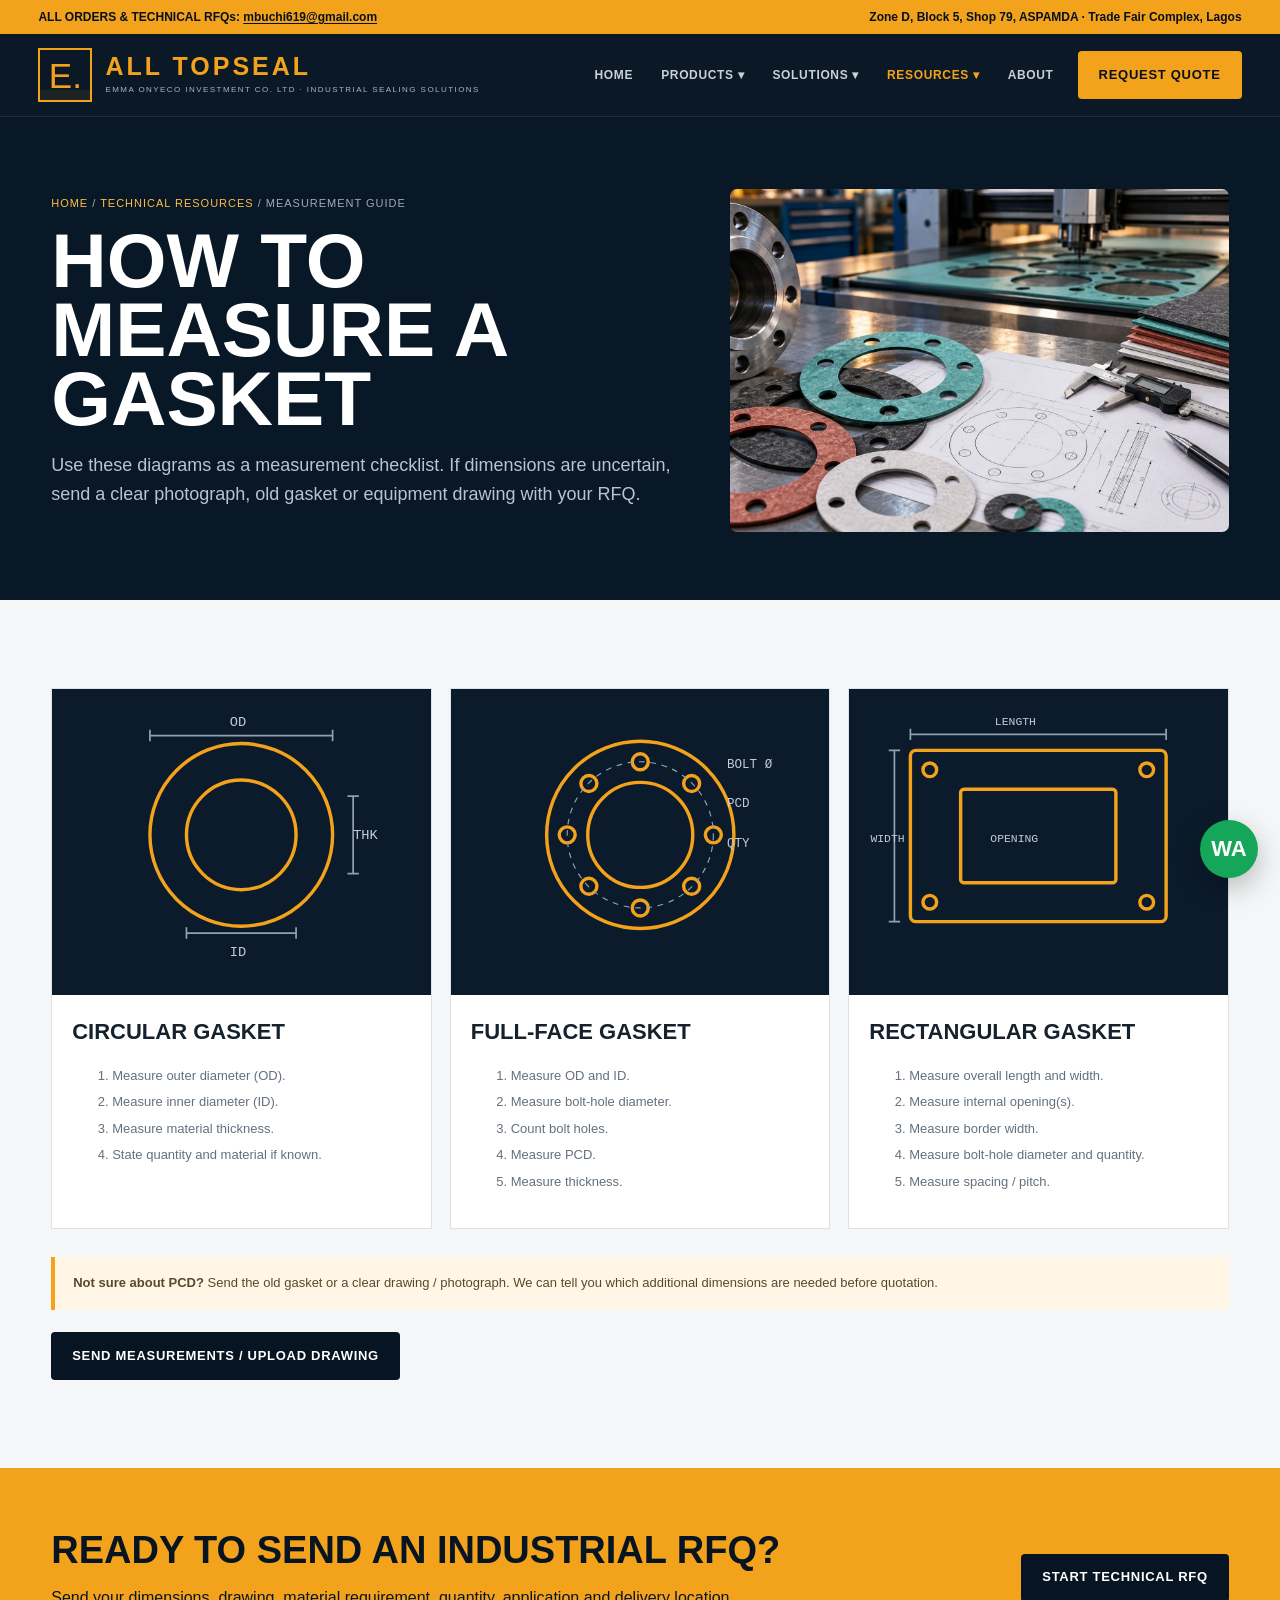
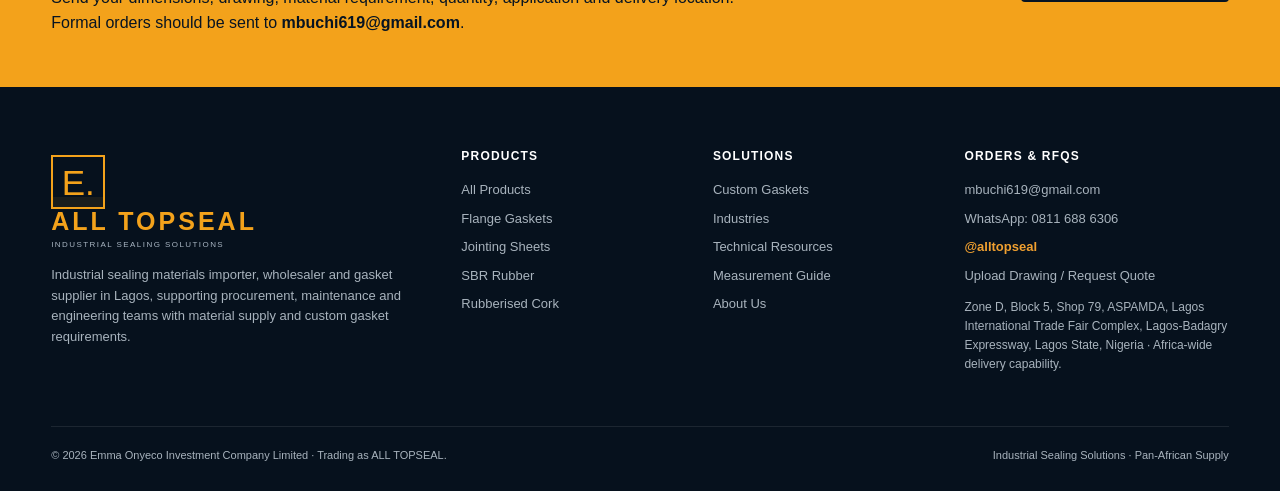
<file: how-to-measure-gasket.html>
<!doctype html><html lang="en"><head><meta charset="utf-8"><meta name="viewport" content="width=device-width,initial-scale=1"><title>How to Measure a Gasket | OD ID PCD Bolt Holes | ALL TOPSEAL</title><meta name="description" content="Learn how to measure circular, full-face and rectangular gaskets for a technical RFQ."><meta name="robots" content="index,follow,max-image-preview:large"><link rel="canonical" href="https://www.alltopseal.com/how-to-measure-gasket.html"><link rel="icon" href="assets/favicon.svg"><link rel="stylesheet" href="assets/site.css"></head><body><div class="utility"><div class="utility-inner"><span>ALL ORDERS &amp; TECHNICAL RFQs: <a href="mailto:mbuchi619@gmail.com">mbuchi619@gmail.com</a></span><span>Zone D, Block 5, Shop 79, ASPAMDA · Trade Fair Complex, Lagos</span></div></div>
<header class="header"><nav class="nav"><a class="brand" href="index.html"><span class="brandmark">E.</span><span class="brandtext"><strong>ALL TOPSEAL</strong><span>Emma Onyeco Investment Co. Ltd · Industrial Sealing Solutions</span></span></a><div class="navlinks">
<a class="nav-direct " href="index.html">Home</a>
<div class="navitem"><a class="" href="products.html">Products ▾</a><div class="dropdown"><a href="products.html"><b>View All Products</b></a><a href="flange-gaskets.html">Flange Gaskets</a><a href="non-asbestos-gasket-sheet.html">Non-Asbestos Jointing Sheets</a><a href="sbr-rubber-sheet.html">SBR Rubber Sheets</a><a href="rubberised-cork.html">Rubberised Cork</a><a href="gland-packing.html">Gland / Compression Packing</a><a href="asbestos-rope-tape.html">Industrial Sealing Rope & Tape</a></div></div>
<div class="navitem"><a class="" href="custom-gaskets.html">Solutions ▾</a><div class="dropdown"><a href="custom-gaskets.html">Custom Gasket Fabrication</a><a href="industries.html">Industries We Serve</a></div></div>
<div class="navitem"><a class="active" href="technical-resources.html">Resources ▾</a><div class="dropdown"><a href="technical-resources.html">Technical Resources</a><a href="how-to-measure-gasket.html">How to Measure a Gasket</a></div></div>
<a class="nav-direct " href="about.html">About</a><a class="btn btn-primary nav-cta" href="request-quote.html">Request Quote</a></div><button class="menu-btn" aria-label="Open menu">☰</button></nav>
<div class="mobile-panel"><a href="index.html">Home</a><a href="products.html">Products</a><a class="sub" href="flange-gaskets.html">— Flange Gaskets</a><a class="sub" href="non-asbestos-gasket-sheet.html">— Non-Asbestos Jointing Sheets</a><a class="sub" href="sbr-rubber-sheet.html">— SBR Rubber Sheets</a><a class="sub" href="rubberised-cork.html">— Rubberised Cork</a><a class="sub" href="gland-packing.html">— Gland / Compression Packing</a><a class="sub" href="asbestos-rope-tape.html">— Industrial Sealing Rope & Tape</a><a href="custom-gaskets.html">Custom Gaskets</a><a href="industries.html">Industries</a><a href="technical-resources.html">Technical Resources</a><a href="how-to-measure-gasket.html">How to Measure</a><a href="about.html">About</a><a href="request-quote.html">Request Quote</a></div></header><main><section class="page-hero"><div class="container page-hero-grid"><div><div class="breadcrumb"><a href="index.html">Home</a> / <a href="technical-resources.html">Technical Resources</a> / Measurement Guide</div><h1>How to Measure a Gasket</h1><p>Use these diagrams as a measurement checklist. If dimensions are uncertain, send a clear photograph, old gasket or equipment drawing with your RFQ.</p></div><img src="assets/custom.webp" alt="Gasket measurement and engineering drawing"></div></section><section class="section soft"><div class="container"><div class="measure-grid">
<article class="measure-card"><div class="measure-svg"><svg viewBox="0 0 300 230"><g fill="none" stroke="#f3a21b" stroke-width="3"><circle cx="150" cy="112" r="80"/><circle cx="150" cy="112" r="48"/></g><g stroke="#91a1b1" stroke-width="1.5"><path d="M70 25h160M70 20v10M230 20v10"/><path d="M102 198h96M102 193v10M198 193v10"/><path d="M248 78v68M243 78h10M243 146h10"/></g><g fill="#c2ccd5" font-family="monospace" font-size="12"><text x="140" y="17">OD</text><text x="140" y="218">ID</text><text x="248" y="116">THK</text></g></svg></div><div class="body"><h3>Circular Gasket</h3><ol><li>Measure outer diameter (OD).</li><li>Measure inner diameter (ID).</li><li>Measure material thickness.</li><li>State quantity and material if known.</li></ol></div></article>
<article class="measure-card"><div class="measure-svg"><svg viewBox="0 0 300 230"><g fill="none" stroke="#f3a21b" stroke-width="3"><circle cx="150" cy="112" r="82"/><circle cx="150" cy="112" r="46"/><circle cx="150" cy="48" r="7"/><circle cx="150" cy="176" r="7"/><circle cx="86" cy="112" r="7"/><circle cx="214" cy="112" r="7"/><circle cx="105" cy="67" r="7"/><circle cx="195" cy="67" r="7"/><circle cx="105" cy="157" r="7"/><circle cx="195" cy="157" r="7"/></g><circle cx="150" cy="112" r="64" fill="none" stroke="#91a1b1" stroke-dasharray="5 5"/><g fill="#c2ccd5" font-family="monospace" font-size="11"><text x="226" y="53">BOLT Ø</text><text x="226" y="88">PCD</text><text x="226" y="123">QTY</text></g></svg></div><div class="body"><h3>Full-Face Gasket</h3><ol><li>Measure OD and ID.</li><li>Measure bolt-hole diameter.</li><li>Count bolt holes.</li><li>Measure PCD.</li><li>Measure thickness.</li></ol></div></article>
<article class="measure-card"><div class="measure-svg"><svg viewBox="0 0 300 230"><g fill="none" stroke="#f3a21b" stroke-width="3"><rect x="38" y="38" width="224" height="150" rx="5"/><rect x="82" y="72" width="136" height="82" rx="3"/><circle cx="55" cy="55" r="6"/><circle cx="245" cy="55" r="6"/><circle cx="55" cy="171" r="6"/><circle cx="245" cy="171" r="6"/></g><g stroke="#91a1b1" stroke-width="1.5"><path d="M38 24h224M38 19v10M262 19v10"/><path d="M24 38v150M19 38h10M19 188h10"/></g><g fill="#c2ccd5" font-family="monospace" font-size="10"><text x="112" y="16">LENGTH</text><text x="3" y="118">WIDTH</text><text x="108" y="118">OPENING</text></g></svg></div><div class="body"><h3>Rectangular Gasket</h3><ol><li>Measure overall length and width.</li><li>Measure internal opening(s).</li><li>Measure border width.</li><li>Measure bolt-hole diameter and quantity.</li><li>Measure spacing / pitch.</li></ol></div></article></div><div class="notice" style="margin-top:28px"><b>Not sure about PCD?</b> Send the old gasket or a clear drawing / photograph. We can tell you which additional dimensions are needed before quotation.</div><div style="margin-top:22px"><a class="btn btn-dark" href="request-quote.html">Send Measurements / Upload Drawing</a></div></div></section></main><section class="band"><div class="container band-inner"><div><h2>Ready to send an industrial RFQ?</h2><p>Send your dimensions, drawing, material requirement, quantity, application and delivery location. Formal orders should be sent to <b>mbuchi619@gmail.com</b>.</p></div><a class="btn btn-dark" href="request-quote.html">Start Technical RFQ</a></div></section>
<footer class="footer"><div class="container"><div class="footer-grid"><div class="footer-brand"><a class="brand" href="index.html"><span class="brandmark">E.</span><span class="brandtext"><strong>ALL TOPSEAL</strong><span>Industrial Sealing Solutions</span></span></a><p>Industrial sealing materials importer, wholesaler and gasket supplier in Lagos, supporting procurement, maintenance and engineering teams with material supply and custom gasket requirements.</p></div><div><h4>Products</h4><a href="products.html">All Products</a><a href="flange-gaskets.html">Flange Gaskets</a><a href="non-asbestos-gasket-sheet.html">Jointing Sheets</a><a href="sbr-rubber-sheet.html">SBR Rubber</a><a href="rubberised-cork.html">Rubberised Cork</a></div><div><h4>Solutions</h4><a href="custom-gaskets.html">Custom Gaskets</a><a href="industries.html">Industries</a><a href="technical-resources.html">Technical Resources</a><a href="how-to-measure-gasket.html">Measurement Guide</a><a href="about.html">About Us</a></div><div><h4>Orders &amp; RFQs</h4><a href="mailto:mbuchi619@gmail.com">mbuchi619@gmail.com</a><a href="https://wa.me/2348116886306" target="_blank" rel="noopener">WhatsApp: 0811 688 6306</a><span class="wa-username">@alltopseal</span><a href="request-quote.html">Upload Drawing / Request Quote</a><p style="font-size:12px">Zone D, Block 5, Shop 79, ASPAMDA, Lagos International Trade Fair Complex, Lagos-Badagry Expressway, Lagos State, Nigeria · Africa-wide delivery capability.</p></div></div><div class="footer-bottom"><span>© <span data-year></span> Emma Onyeco Investment Company Limited · Trading as ALL TOPSEAL.</span><span>Industrial Sealing Solutions · Pan-African Supply</span></div></div></footer><a class="wa-float" href="https://wa.me/2348116886306?text=Hello%20ALL%20TOPSEAL%2C%20I%20would%20like%20to%20request%20a%20quotation%20for%20an%20industrial%20sealing%20product." target="_blank" rel="noopener" aria-label="WhatsApp Technical Sales">WA</a><script src="assets/site.js"></script></body></html>
</file>
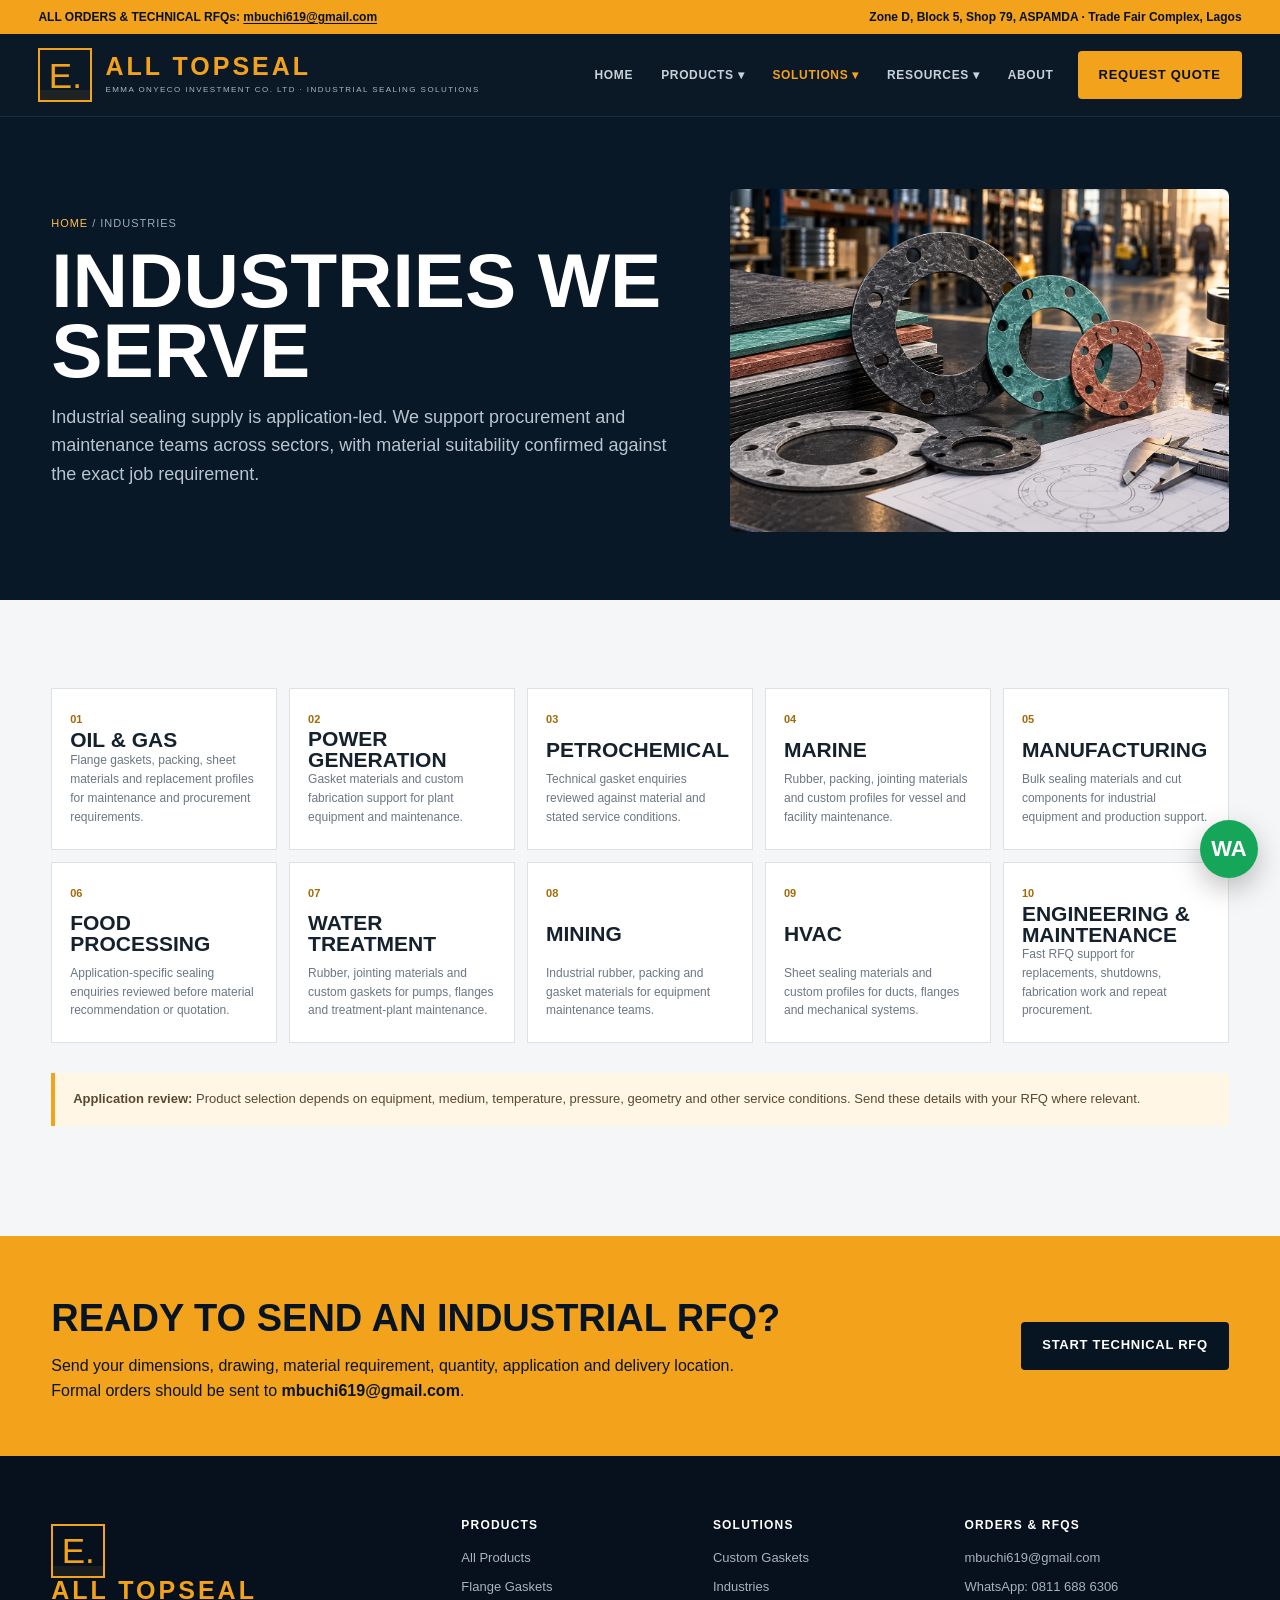
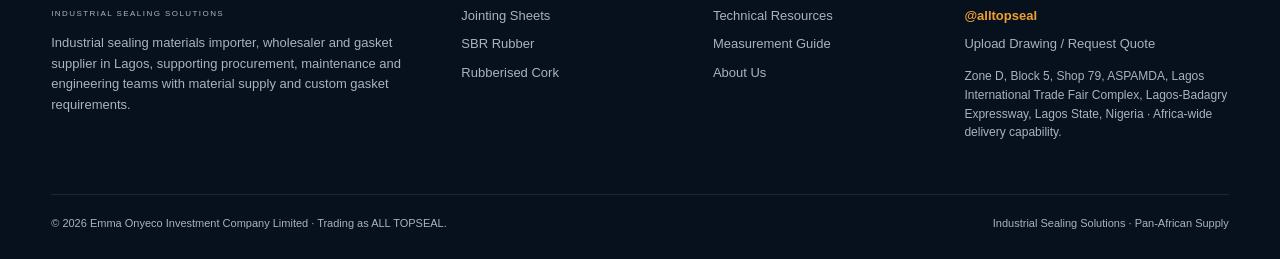
<file: industries.html>
<!doctype html><html lang="en"><head><meta charset="utf-8"><meta name="viewport" content="width=device-width,initial-scale=1"><title>Industries We Serve | Industrial Sealing Supplier Nigeria | ALL TOPSEAL</title><meta name="description" content="ALL TOPSEAL supports industrial sealing requirements across oil and gas, power, petrochemical, marine, manufacturing, water treatment and other sectors."><meta name="robots" content="index,follow,max-image-preview:large"><link rel="canonical" href="https://www.alltopseal.com/industries.html"><link rel="icon" href="assets/favicon.svg"><link rel="stylesheet" href="assets/site.css"></head><body><div class="utility"><div class="utility-inner"><span>ALL ORDERS &amp; TECHNICAL RFQs: <a href="mailto:mbuchi619@gmail.com">mbuchi619@gmail.com</a></span><span>Zone D, Block 5, Shop 79, ASPAMDA · Trade Fair Complex, Lagos</span></div></div>
<header class="header"><nav class="nav"><a class="brand" href="index.html"><span class="brandmark">E.</span><span class="brandtext"><strong>ALL TOPSEAL</strong><span>Emma Onyeco Investment Co. Ltd · Industrial Sealing Solutions</span></span></a><div class="navlinks">
<a class="nav-direct " href="index.html">Home</a>
<div class="navitem"><a class="" href="products.html">Products ▾</a><div class="dropdown"><a href="products.html"><b>View All Products</b></a><a href="flange-gaskets.html">Flange Gaskets</a><a href="non-asbestos-gasket-sheet.html">Non-Asbestos Jointing Sheets</a><a href="sbr-rubber-sheet.html">SBR Rubber Sheets</a><a href="rubberised-cork.html">Rubberised Cork</a><a href="gland-packing.html">Gland / Compression Packing</a><a href="asbestos-rope-tape.html">Industrial Sealing Rope & Tape</a></div></div>
<div class="navitem"><a class="active" href="custom-gaskets.html">Solutions ▾</a><div class="dropdown"><a href="custom-gaskets.html">Custom Gasket Fabrication</a><a href="industries.html">Industries We Serve</a></div></div>
<div class="navitem"><a class="" href="technical-resources.html">Resources ▾</a><div class="dropdown"><a href="technical-resources.html">Technical Resources</a><a href="how-to-measure-gasket.html">How to Measure a Gasket</a></div></div>
<a class="nav-direct " href="about.html">About</a><a class="btn btn-primary nav-cta" href="request-quote.html">Request Quote</a></div><button class="menu-btn" aria-label="Open menu">☰</button></nav>
<div class="mobile-panel"><a href="index.html">Home</a><a href="products.html">Products</a><a class="sub" href="flange-gaskets.html">— Flange Gaskets</a><a class="sub" href="non-asbestos-gasket-sheet.html">— Non-Asbestos Jointing Sheets</a><a class="sub" href="sbr-rubber-sheet.html">— SBR Rubber Sheets</a><a class="sub" href="rubberised-cork.html">— Rubberised Cork</a><a class="sub" href="gland-packing.html">— Gland / Compression Packing</a><a class="sub" href="asbestos-rope-tape.html">— Industrial Sealing Rope & Tape</a><a href="custom-gaskets.html">Custom Gaskets</a><a href="industries.html">Industries</a><a href="technical-resources.html">Technical Resources</a><a href="how-to-measure-gasket.html">How to Measure</a><a href="about.html">About</a><a href="request-quote.html">Request Quote</a></div></header><main><section class="page-hero"><div class="container page-hero-grid"><div><div class="breadcrumb"><a href="index.html">Home</a> / Industries</div><h1>Industries We Serve</h1><p>Industrial sealing supply is application-led. We support procurement and maintenance teams across sectors, with material suitability confirmed against the exact job requirement.</p></div><img src="assets/hero.webp" alt="Industrial sealing materials in warehouse environment"></div></section><section class="section soft"><div class="container"><div class="industries-grid"><article class="industry"><i>01</i><strong>Oil & Gas</strong><span>Flange gaskets, packing, sheet materials and replacement profiles for maintenance and procurement requirements.</span></article><article class="industry"><i>02</i><strong>Power Generation</strong><span>Gasket materials and custom fabrication support for plant equipment and maintenance.</span></article><article class="industry"><i>03</i><strong>Petrochemical</strong><span>Technical gasket enquiries reviewed against material and stated service conditions.</span></article><article class="industry"><i>04</i><strong>Marine</strong><span>Rubber, packing, jointing materials and custom profiles for vessel and facility maintenance.</span></article><article class="industry"><i>05</i><strong>Manufacturing</strong><span>Bulk sealing materials and cut components for industrial equipment and production support.</span></article><article class="industry"><i>06</i><strong>Food Processing</strong><span>Application-specific sealing enquiries reviewed before material recommendation or quotation.</span></article><article class="industry"><i>07</i><strong>Water Treatment</strong><span>Rubber, jointing materials and custom gaskets for pumps, flanges and treatment-plant maintenance.</span></article><article class="industry"><i>08</i><strong>Mining</strong><span>Industrial rubber, packing and gasket materials for equipment maintenance teams.</span></article><article class="industry"><i>09</i><strong>HVAC</strong><span>Sheet sealing materials and custom profiles for ducts, flanges and mechanical systems.</span></article><article class="industry"><i>10</i><strong>Engineering & Maintenance</strong><span>Fast RFQ support for replacements, shutdowns, fabrication work and repeat procurement.</span></article></div><div class="notice" style="margin-top:30px"><b>Application review:</b> Product selection depends on equipment, medium, temperature, pressure, geometry and other service conditions. Send these details with your RFQ where relevant.</div></div></section></main><section class="band"><div class="container band-inner"><div><h2>Ready to send an industrial RFQ?</h2><p>Send your dimensions, drawing, material requirement, quantity, application and delivery location. Formal orders should be sent to <b>mbuchi619@gmail.com</b>.</p></div><a class="btn btn-dark" href="request-quote.html">Start Technical RFQ</a></div></section>
<footer class="footer"><div class="container"><div class="footer-grid"><div class="footer-brand"><a class="brand" href="index.html"><span class="brandmark">E.</span><span class="brandtext"><strong>ALL TOPSEAL</strong><span>Industrial Sealing Solutions</span></span></a><p>Industrial sealing materials importer, wholesaler and gasket supplier in Lagos, supporting procurement, maintenance and engineering teams with material supply and custom gasket requirements.</p></div><div><h4>Products</h4><a href="products.html">All Products</a><a href="flange-gaskets.html">Flange Gaskets</a><a href="non-asbestos-gasket-sheet.html">Jointing Sheets</a><a href="sbr-rubber-sheet.html">SBR Rubber</a><a href="rubberised-cork.html">Rubberised Cork</a></div><div><h4>Solutions</h4><a href="custom-gaskets.html">Custom Gaskets</a><a href="industries.html">Industries</a><a href="technical-resources.html">Technical Resources</a><a href="how-to-measure-gasket.html">Measurement Guide</a><a href="about.html">About Us</a></div><div><h4>Orders &amp; RFQs</h4><a href="mailto:mbuchi619@gmail.com">mbuchi619@gmail.com</a><a href="https://wa.me/2348116886306" target="_blank" rel="noopener">WhatsApp: 0811 688 6306</a><span class="wa-username">@alltopseal</span><a href="request-quote.html">Upload Drawing / Request Quote</a><p style="font-size:12px">Zone D, Block 5, Shop 79, ASPAMDA, Lagos International Trade Fair Complex, Lagos-Badagry Expressway, Lagos State, Nigeria · Africa-wide delivery capability.</p></div></div><div class="footer-bottom"><span>© <span data-year></span> Emma Onyeco Investment Company Limited · Trading as ALL TOPSEAL.</span><span>Industrial Sealing Solutions · Pan-African Supply</span></div></div></footer><a class="wa-float" href="https://wa.me/2348116886306?text=Hello%20ALL%20TOPSEAL%2C%20I%20would%20like%20to%20request%20a%20quotation%20for%20an%20industrial%20sealing%20product." target="_blank" rel="noopener" aria-label="WhatsApp Technical Sales">WA</a><script src="assets/site.js"></script></body></html>
</file>
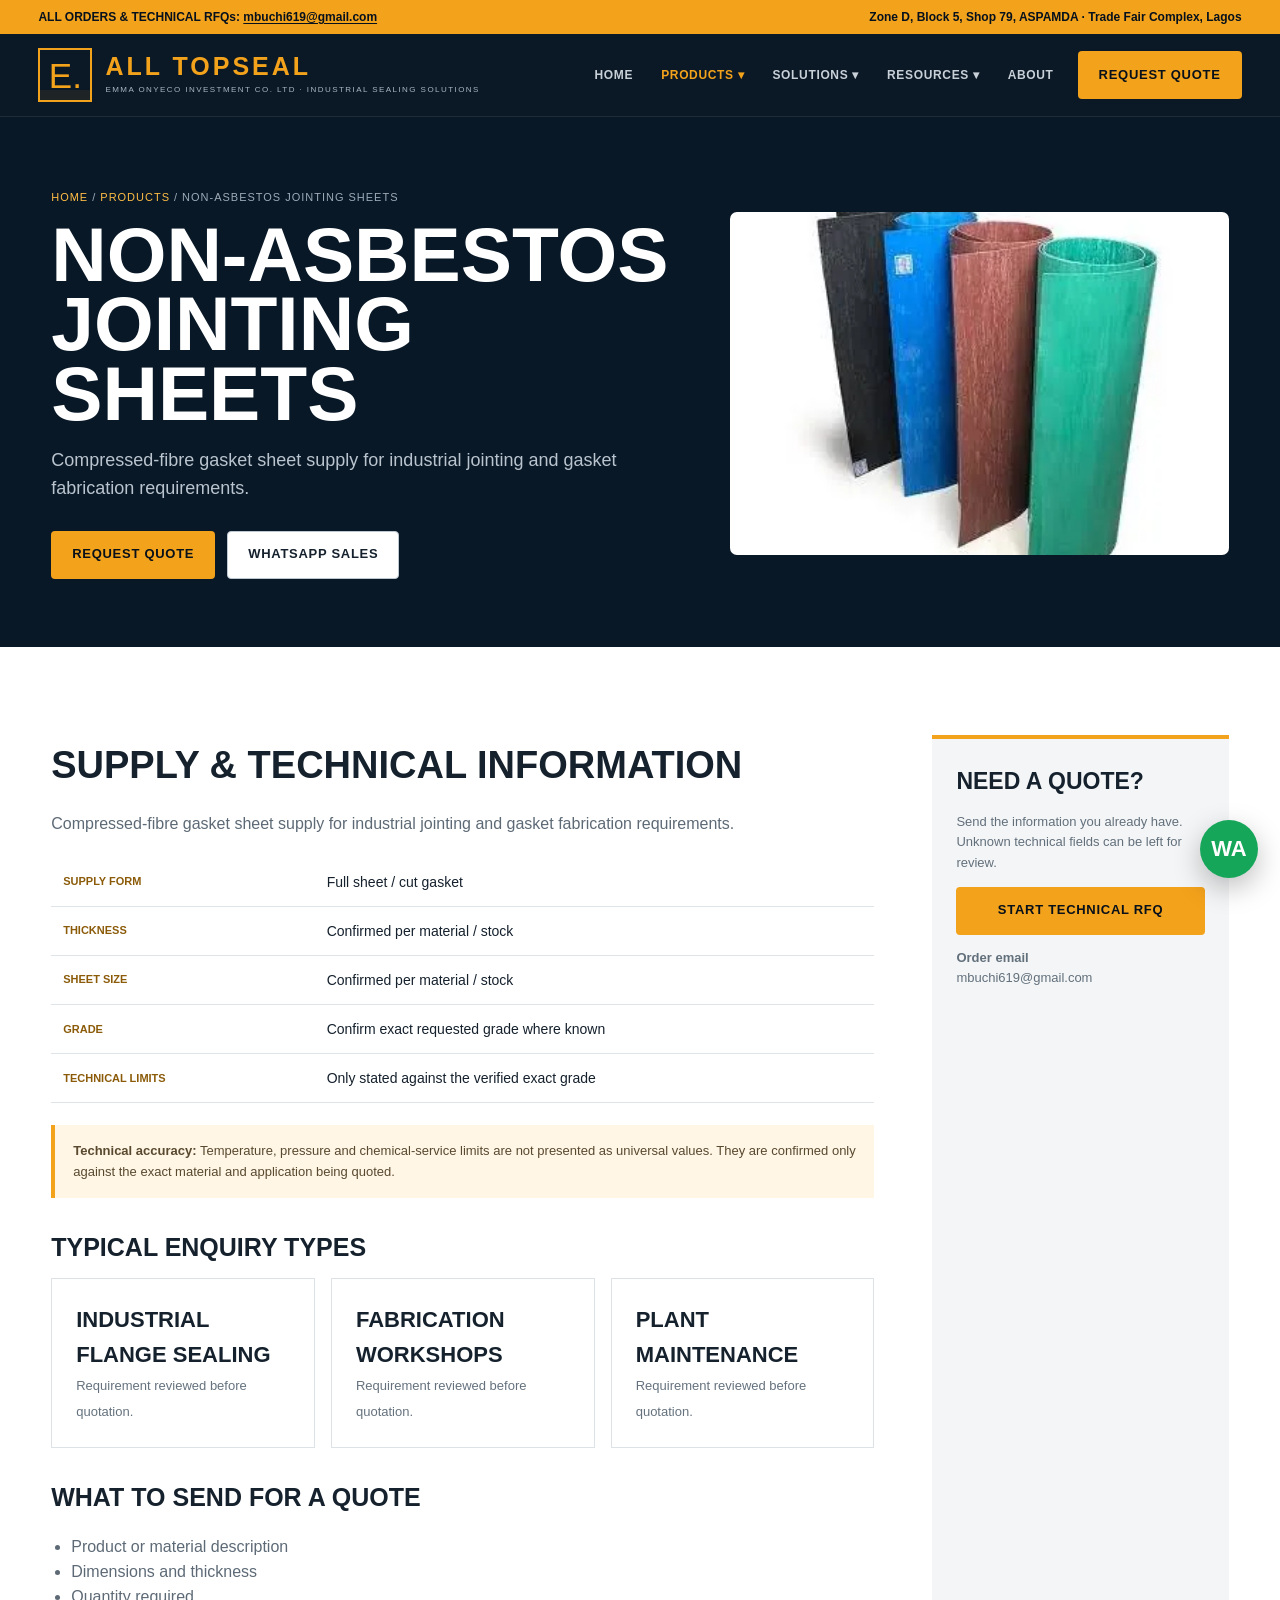
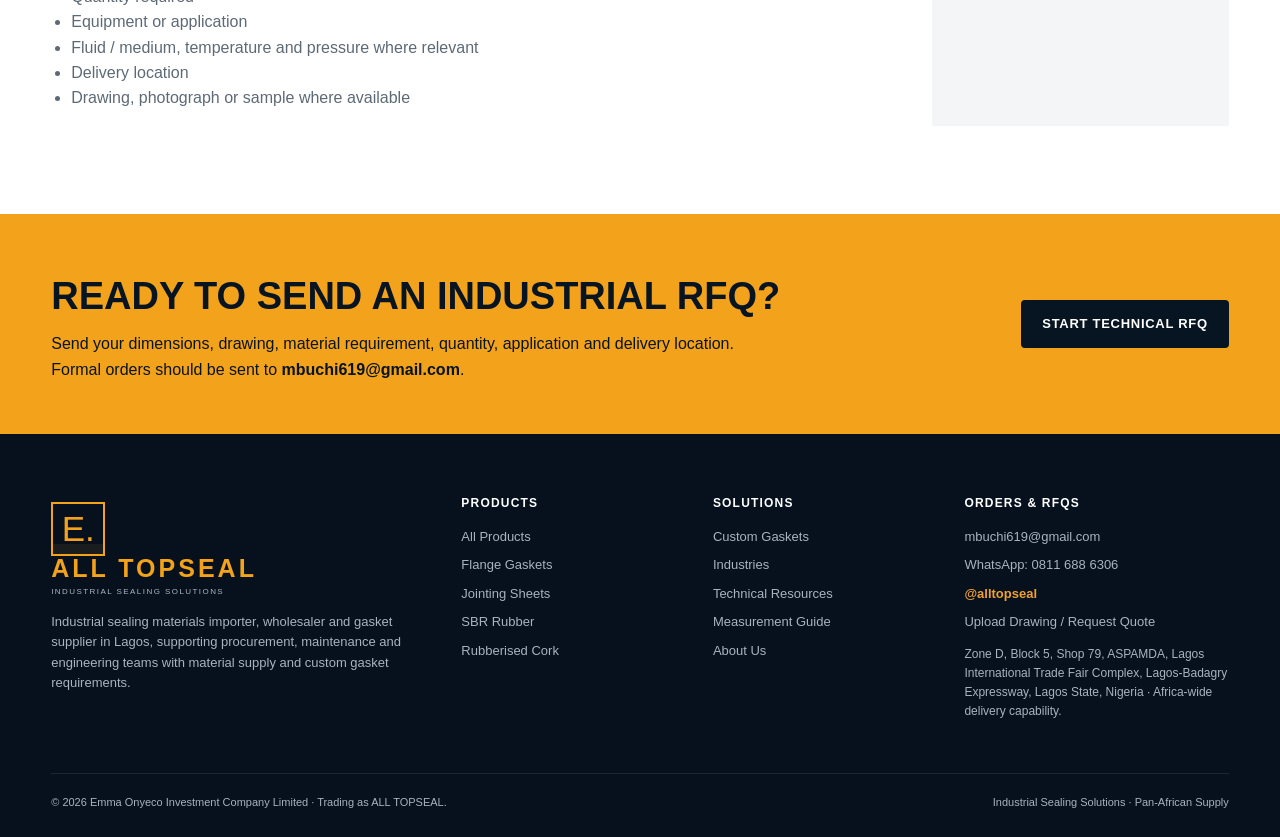
<file: non-asbestos-gasket-sheet.html>
<!doctype html><html lang="en"><head><meta charset="utf-8"><meta name="viewport" content="width=device-width,initial-scale=1"><title>Non-Asbestos Jointing Sheets Supplier Lagos Nigeria | ALL TOPSEAL</title><meta name="description" content="ALL TOPSEAL supplies non-asbestos jointing sheets for industrial procurement and maintenance requirements in Lagos, Nigeria."><meta name="robots" content="index,follow,max-image-preview:large"><link rel="canonical" href="https://www.alltopseal.com/non-asbestos-gasket-sheet.html"><link rel="icon" href="assets/favicon.svg"><link rel="stylesheet" href="assets/site.css"></head><body><div class="utility"><div class="utility-inner"><span>ALL ORDERS &amp; TECHNICAL RFQs: <a href="mailto:mbuchi619@gmail.com">mbuchi619@gmail.com</a></span><span>Zone D, Block 5, Shop 79, ASPAMDA · Trade Fair Complex, Lagos</span></div></div>
<header class="header"><nav class="nav"><a class="brand" href="index.html"><span class="brandmark">E.</span><span class="brandtext"><strong>ALL TOPSEAL</strong><span>Emma Onyeco Investment Co. Ltd · Industrial Sealing Solutions</span></span></a><div class="navlinks">
<a class="nav-direct " href="index.html">Home</a>
<div class="navitem"><a class="active" href="products.html">Products ▾</a><div class="dropdown"><a href="products.html"><b>View All Products</b></a><a href="flange-gaskets.html">Flange Gaskets</a><a href="non-asbestos-gasket-sheet.html">Non-Asbestos Jointing Sheets</a><a href="sbr-rubber-sheet.html">SBR Rubber Sheets</a><a href="rubberised-cork.html">Rubberised Cork</a><a href="gland-packing.html">Gland / Compression Packing</a><a href="asbestos-rope-tape.html">Industrial Sealing Rope & Tape</a></div></div>
<div class="navitem"><a class="" href="custom-gaskets.html">Solutions ▾</a><div class="dropdown"><a href="custom-gaskets.html">Custom Gasket Fabrication</a><a href="industries.html">Industries We Serve</a></div></div>
<div class="navitem"><a class="" href="technical-resources.html">Resources ▾</a><div class="dropdown"><a href="technical-resources.html">Technical Resources</a><a href="how-to-measure-gasket.html">How to Measure a Gasket</a></div></div>
<a class="nav-direct " href="about.html">About</a><a class="btn btn-primary nav-cta" href="request-quote.html">Request Quote</a></div><button class="menu-btn" aria-label="Open menu">☰</button></nav>
<div class="mobile-panel"><a href="index.html">Home</a><a href="products.html">Products</a><a class="sub" href="flange-gaskets.html">— Flange Gaskets</a><a class="sub" href="non-asbestos-gasket-sheet.html">— Non-Asbestos Jointing Sheets</a><a class="sub" href="sbr-rubber-sheet.html">— SBR Rubber Sheets</a><a class="sub" href="rubberised-cork.html">— Rubberised Cork</a><a class="sub" href="gland-packing.html">— Gland / Compression Packing</a><a class="sub" href="asbestos-rope-tape.html">— Industrial Sealing Rope & Tape</a><a href="custom-gaskets.html">Custom Gaskets</a><a href="industries.html">Industries</a><a href="technical-resources.html">Technical Resources</a><a href="how-to-measure-gasket.html">How to Measure</a><a href="about.html">About</a><a href="request-quote.html">Request Quote</a></div></header><main><section class="page-hero"><div class="container page-hero-grid"><div><div class="breadcrumb"><a href="index.html">Home</a> / <a href="products.html">Products</a> / Non-Asbestos Jointing Sheets</div><h1>Non-Asbestos Jointing Sheets</h1><p>Compressed-fibre gasket sheet supply for industrial jointing and gasket fabrication requirements.</p><div class="hero-actions"><a class="btn btn-primary" href="request-quote.html">Request Quote</a><a class="btn btn-outline" href="https://wa.me/2348116886306?text=Hello%20ALL%20TOPSEAL%2C%20I%20need%20a%20quotation%20for%20Non-Asbestos%20Jointing%20Sheets." target="_blank">WhatsApp Sales</a></div></div><img src="assets/non-asbestos.webp" alt="Non-Asbestos Jointing Sheets"></div></section><section class="section"><div class="container content-grid"><article class="copy"><h2>Supply & Technical Information</h2><p>Compressed-fibre gasket sheet supply for industrial jointing and gasket fabrication requirements.</p><table class="spec-table"><tr><td>Supply form</td><td>Full sheet / cut gasket</td></tr><tr><td>Thickness</td><td>Confirmed per material / stock</td></tr><tr><td>Sheet size</td><td>Confirmed per material / stock</td></tr><tr><td>Grade</td><td>Confirm exact requested grade where known</td></tr><tr><td>Technical limits</td><td>Only stated against the verified exact grade</td></tr></table><div class="notice"><b>Technical accuracy:</b> Temperature, pressure and chemical-service limits are not presented as universal values. They are confirmed only against the exact material and application being quoted.</div><h3>Typical Enquiry Types</h3><div class="feature-grid"><div class="feature"><strong>Industrial flange sealing</strong><span>Requirement reviewed before quotation.</span></div><div class="feature"><strong>Fabrication workshops</strong><span>Requirement reviewed before quotation.</span></div><div class="feature"><strong>Plant maintenance</strong><span>Requirement reviewed before quotation.</span></div></div><h3>What to Send for a Quote</h3><ul><li>Product or material description</li><li>Dimensions and thickness</li><li>Quantity required</li><li>Equipment or application</li><li>Fluid / medium, temperature and pressure where relevant</li><li>Delivery location</li><li>Drawing, photograph or sample where available</li></ul></article><aside class="aside-card"><h3>Need a Quote?</h3><p>Send the information you already have. Unknown technical fields can be left for review.</p><a class="btn btn-primary" style="width:100%" href="request-quote.html">Start Technical RFQ</a><p><b>Order email</b><br><a href="mailto:mbuchi619@gmail.com">mbuchi619@gmail.com</a></p></aside></div></section></main><section class="band"><div class="container band-inner"><div><h2>Ready to send an industrial RFQ?</h2><p>Send your dimensions, drawing, material requirement, quantity, application and delivery location. Formal orders should be sent to <b>mbuchi619@gmail.com</b>.</p></div><a class="btn btn-dark" href="request-quote.html">Start Technical RFQ</a></div></section>
<footer class="footer"><div class="container"><div class="footer-grid"><div class="footer-brand"><a class="brand" href="index.html"><span class="brandmark">E.</span><span class="brandtext"><strong>ALL TOPSEAL</strong><span>Industrial Sealing Solutions</span></span></a><p>Industrial sealing materials importer, wholesaler and gasket supplier in Lagos, supporting procurement, maintenance and engineering teams with material supply and custom gasket requirements.</p></div><div><h4>Products</h4><a href="products.html">All Products</a><a href="flange-gaskets.html">Flange Gaskets</a><a href="non-asbestos-gasket-sheet.html">Jointing Sheets</a><a href="sbr-rubber-sheet.html">SBR Rubber</a><a href="rubberised-cork.html">Rubberised Cork</a></div><div><h4>Solutions</h4><a href="custom-gaskets.html">Custom Gaskets</a><a href="industries.html">Industries</a><a href="technical-resources.html">Technical Resources</a><a href="how-to-measure-gasket.html">Measurement Guide</a><a href="about.html">About Us</a></div><div><h4>Orders &amp; RFQs</h4><a href="mailto:mbuchi619@gmail.com">mbuchi619@gmail.com</a><a href="https://wa.me/2348116886306" target="_blank" rel="noopener">WhatsApp: 0811 688 6306</a><span class="wa-username">@alltopseal</span><a href="request-quote.html">Upload Drawing / Request Quote</a><p style="font-size:12px">Zone D, Block 5, Shop 79, ASPAMDA, Lagos International Trade Fair Complex, Lagos-Badagry Expressway, Lagos State, Nigeria · Africa-wide delivery capability.</p></div></div><div class="footer-bottom"><span>© <span data-year></span> Emma Onyeco Investment Company Limited · Trading as ALL TOPSEAL.</span><span>Industrial Sealing Solutions · Pan-African Supply</span></div></div></footer><a class="wa-float" href="https://wa.me/2348116886306?text=Hello%20ALL%20TOPSEAL%2C%20I%20would%20like%20to%20request%20a%20quotation%20for%20an%20industrial%20sealing%20product." target="_blank" rel="noopener" aria-label="WhatsApp Technical Sales">WA</a><script src="assets/site.js"></script></body></html>
</file>
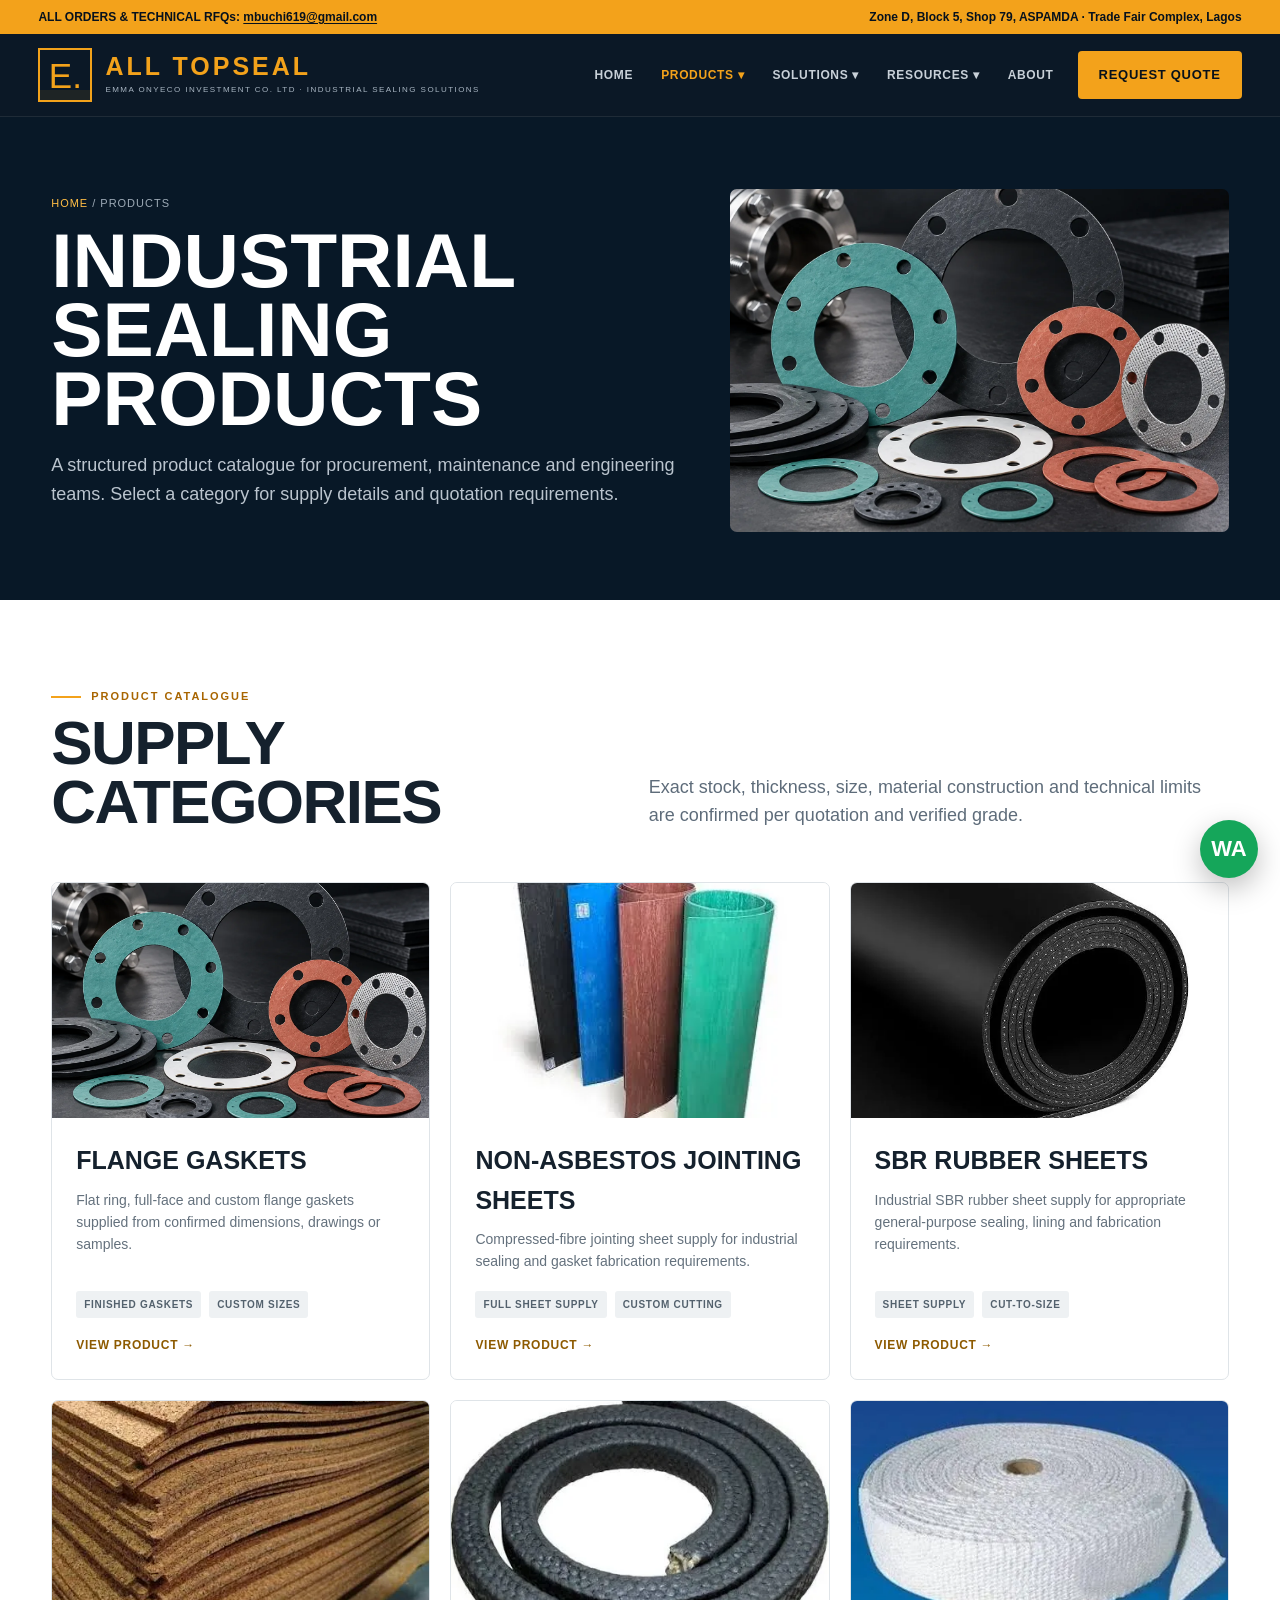
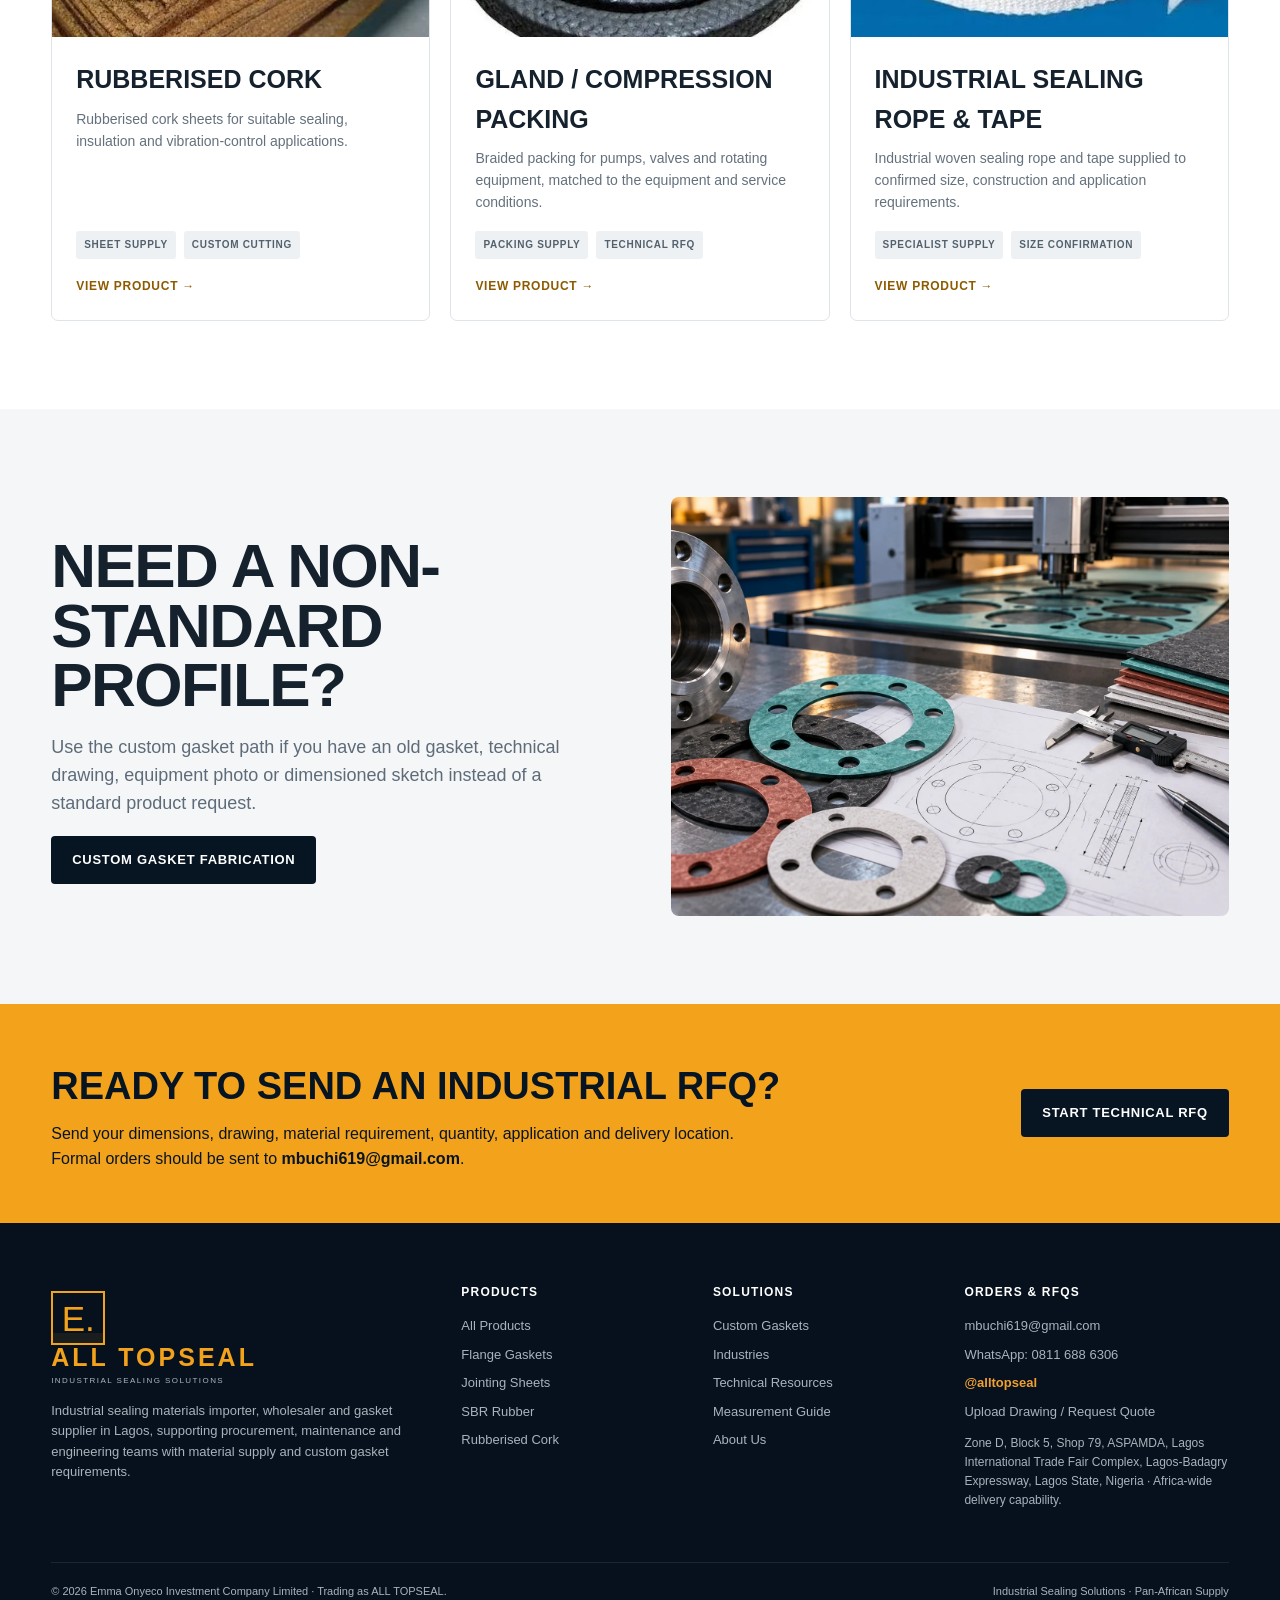
<file: products.html>
<!doctype html><html lang="en"><head><meta charset="utf-8"><meta name="viewport" content="width=device-width,initial-scale=1"><title>Industrial Sealing Products Nigeria | ALL TOPSEAL</title><meta name="description" content="Browse flange gaskets, non-asbestos jointing sheets, SBR rubber sheets, rubberised cork, gland packing and industrial sealing rope and tape."><meta name="robots" content="index,follow,max-image-preview:large"><link rel="canonical" href="https://www.alltopseal.com/products.html"><link rel="icon" href="assets/favicon.svg"><link rel="stylesheet" href="assets/site.css"></head><body><div class="utility"><div class="utility-inner"><span>ALL ORDERS &amp; TECHNICAL RFQs: <a href="mailto:mbuchi619@gmail.com">mbuchi619@gmail.com</a></span><span>Zone D, Block 5, Shop 79, ASPAMDA · Trade Fair Complex, Lagos</span></div></div>
<header class="header"><nav class="nav"><a class="brand" href="index.html"><span class="brandmark">E.</span><span class="brandtext"><strong>ALL TOPSEAL</strong><span>Emma Onyeco Investment Co. Ltd · Industrial Sealing Solutions</span></span></a><div class="navlinks">
<a class="nav-direct " href="index.html">Home</a>
<div class="navitem"><a class="active" href="products.html">Products ▾</a><div class="dropdown"><a href="products.html"><b>View All Products</b></a><a href="flange-gaskets.html">Flange Gaskets</a><a href="non-asbestos-gasket-sheet.html">Non-Asbestos Jointing Sheets</a><a href="sbr-rubber-sheet.html">SBR Rubber Sheets</a><a href="rubberised-cork.html">Rubberised Cork</a><a href="gland-packing.html">Gland / Compression Packing</a><a href="asbestos-rope-tape.html">Industrial Sealing Rope & Tape</a></div></div>
<div class="navitem"><a class="" href="custom-gaskets.html">Solutions ▾</a><div class="dropdown"><a href="custom-gaskets.html">Custom Gasket Fabrication</a><a href="industries.html">Industries We Serve</a></div></div>
<div class="navitem"><a class="" href="technical-resources.html">Resources ▾</a><div class="dropdown"><a href="technical-resources.html">Technical Resources</a><a href="how-to-measure-gasket.html">How to Measure a Gasket</a></div></div>
<a class="nav-direct " href="about.html">About</a><a class="btn btn-primary nav-cta" href="request-quote.html">Request Quote</a></div><button class="menu-btn" aria-label="Open menu">☰</button></nav>
<div class="mobile-panel"><a href="index.html">Home</a><a href="products.html">Products</a><a class="sub" href="flange-gaskets.html">— Flange Gaskets</a><a class="sub" href="non-asbestos-gasket-sheet.html">— Non-Asbestos Jointing Sheets</a><a class="sub" href="sbr-rubber-sheet.html">— SBR Rubber Sheets</a><a class="sub" href="rubberised-cork.html">— Rubberised Cork</a><a class="sub" href="gland-packing.html">— Gland / Compression Packing</a><a class="sub" href="asbestos-rope-tape.html">— Industrial Sealing Rope & Tape</a><a href="custom-gaskets.html">Custom Gaskets</a><a href="industries.html">Industries</a><a href="technical-resources.html">Technical Resources</a><a href="how-to-measure-gasket.html">How to Measure</a><a href="about.html">About</a><a href="request-quote.html">Request Quote</a></div></header><main><section class="page-hero"><div class="container page-hero-grid"><div><div class="breadcrumb"><a href="index.html">Home</a> / Products</div><h1>Industrial Sealing Products</h1><p>A structured product catalogue for procurement, maintenance and engineering teams. Select a category for supply details and quotation requirements.</p></div><img src="assets/flange.webp" alt="Industrial sealing product range"></div></section><section class="section"><div class="container"><div class="section-head"><div><div class="eyebrow">Product catalogue</div><h2 class="heading">Supply Categories</h2></div><p class="lead">Exact stock, thickness, size, material construction and technical limits are confirmed per quotation and verified grade.</p></div><div class="products-grid"><article class="product-card"><a href="flange-gaskets.html"><img src="assets/flange.webp" alt="Flange Gaskets" loading="lazy"></a><div class="product-body"><h3>Flange Gaskets</h3><p>Flat ring, full-face and custom flange gaskets supplied from confirmed dimensions, drawings or samples.</p><div class="meta-row"><span class="tag">Finished Gaskets</span><span class="tag">Custom Sizes</span></div><a class="link-arrow" href="flange-gaskets.html">View product →</a></div></article><article class="product-card"><a href="non-asbestos-gasket-sheet.html"><img src="assets/non-asbestos.webp" alt="Non-Asbestos Jointing Sheets" loading="lazy"></a><div class="product-body"><h3>Non-Asbestos Jointing Sheets</h3><p>Compressed-fibre jointing sheet supply for industrial sealing and gasket fabrication requirements.</p><div class="meta-row"><span class="tag">Full Sheet Supply</span><span class="tag">Custom Cutting</span></div><a class="link-arrow" href="non-asbestos-gasket-sheet.html">View product →</a></div></article><article class="product-card"><a href="sbr-rubber-sheet.html"><img src="assets/sbr.webp" alt="SBR Rubber Sheets" loading="lazy"></a><div class="product-body"><h3>SBR Rubber Sheets</h3><p>Industrial SBR rubber sheet supply for appropriate general-purpose sealing, lining and fabrication requirements.</p><div class="meta-row"><span class="tag">Sheet Supply</span><span class="tag">Cut-to-Size</span></div><a class="link-arrow" href="sbr-rubber-sheet.html">View product →</a></div></article><article class="product-card"><a href="rubberised-cork.html"><img src="assets/cork.webp" alt="Rubberised Cork" loading="lazy"></a><div class="product-body"><h3>Rubberised Cork</h3><p>Rubberised cork sheets for suitable sealing, insulation and vibration-control applications.</p><div class="meta-row"><span class="tag">Sheet Supply</span><span class="tag">Custom Cutting</span></div><a class="link-arrow" href="rubberised-cork.html">View product →</a></div></article><article class="product-card"><a href="gland-packing.html"><img src="assets/packing.webp" alt="Gland / Compression Packing" loading="lazy"></a><div class="product-body"><h3>Gland / Compression Packing</h3><p>Braided packing for pumps, valves and rotating equipment, matched to the equipment and service conditions.</p><div class="meta-row"><span class="tag">Packing Supply</span><span class="tag">Technical RFQ</span></div><a class="link-arrow" href="gland-packing.html">View product →</a></div></article><article class="product-card"><a href="asbestos-rope-tape.html"><img src="assets/rope.webp" alt="Industrial Sealing Rope & Tape" loading="lazy"></a><div class="product-body"><h3>Industrial Sealing Rope & Tape</h3><p>Industrial woven sealing rope and tape supplied to confirmed size, construction and application requirements.</p><div class="meta-row"><span class="tag">Specialist Supply</span><span class="tag">Size Confirmation</span></div><a class="link-arrow" href="asbestos-rope-tape.html">View product →</a></div></article></div></div></section><section class="section soft"><div class="container split"><div><h2 class="heading">Need a Non-Standard Profile?</h2><p class="lead">Use the custom gasket path if you have an old gasket, technical drawing, equipment photo or dimensioned sketch instead of a standard product request.</p><a class="btn btn-dark" href="custom-gaskets.html">Custom Gasket Fabrication</a></div><div><img src="assets/custom.webp" alt="Custom gasket fabrication" style="border-radius:8px"></div></div></section></main><section class="band"><div class="container band-inner"><div><h2>Ready to send an industrial RFQ?</h2><p>Send your dimensions, drawing, material requirement, quantity, application and delivery location. Formal orders should be sent to <b>mbuchi619@gmail.com</b>.</p></div><a class="btn btn-dark" href="request-quote.html">Start Technical RFQ</a></div></section>
<footer class="footer"><div class="container"><div class="footer-grid"><div class="footer-brand"><a class="brand" href="index.html"><span class="brandmark">E.</span><span class="brandtext"><strong>ALL TOPSEAL</strong><span>Industrial Sealing Solutions</span></span></a><p>Industrial sealing materials importer, wholesaler and gasket supplier in Lagos, supporting procurement, maintenance and engineering teams with material supply and custom gasket requirements.</p></div><div><h4>Products</h4><a href="products.html">All Products</a><a href="flange-gaskets.html">Flange Gaskets</a><a href="non-asbestos-gasket-sheet.html">Jointing Sheets</a><a href="sbr-rubber-sheet.html">SBR Rubber</a><a href="rubberised-cork.html">Rubberised Cork</a></div><div><h4>Solutions</h4><a href="custom-gaskets.html">Custom Gaskets</a><a href="industries.html">Industries</a><a href="technical-resources.html">Technical Resources</a><a href="how-to-measure-gasket.html">Measurement Guide</a><a href="about.html">About Us</a></div><div><h4>Orders &amp; RFQs</h4><a href="mailto:mbuchi619@gmail.com">mbuchi619@gmail.com</a><a href="https://wa.me/2348116886306" target="_blank" rel="noopener">WhatsApp: 0811 688 6306</a><span class="wa-username">@alltopseal</span><a href="request-quote.html">Upload Drawing / Request Quote</a><p style="font-size:12px">Zone D, Block 5, Shop 79, ASPAMDA, Lagos International Trade Fair Complex, Lagos-Badagry Expressway, Lagos State, Nigeria · Africa-wide delivery capability.</p></div></div><div class="footer-bottom"><span>© <span data-year></span> Emma Onyeco Investment Company Limited · Trading as ALL TOPSEAL.</span><span>Industrial Sealing Solutions · Pan-African Supply</span></div></div></footer><a class="wa-float" href="https://wa.me/2348116886306?text=Hello%20ALL%20TOPSEAL%2C%20I%20would%20like%20to%20request%20a%20quotation%20for%20an%20industrial%20sealing%20product." target="_blank" rel="noopener" aria-label="WhatsApp Technical Sales">WA</a><script src="assets/site.js"></script></body></html>
</file>
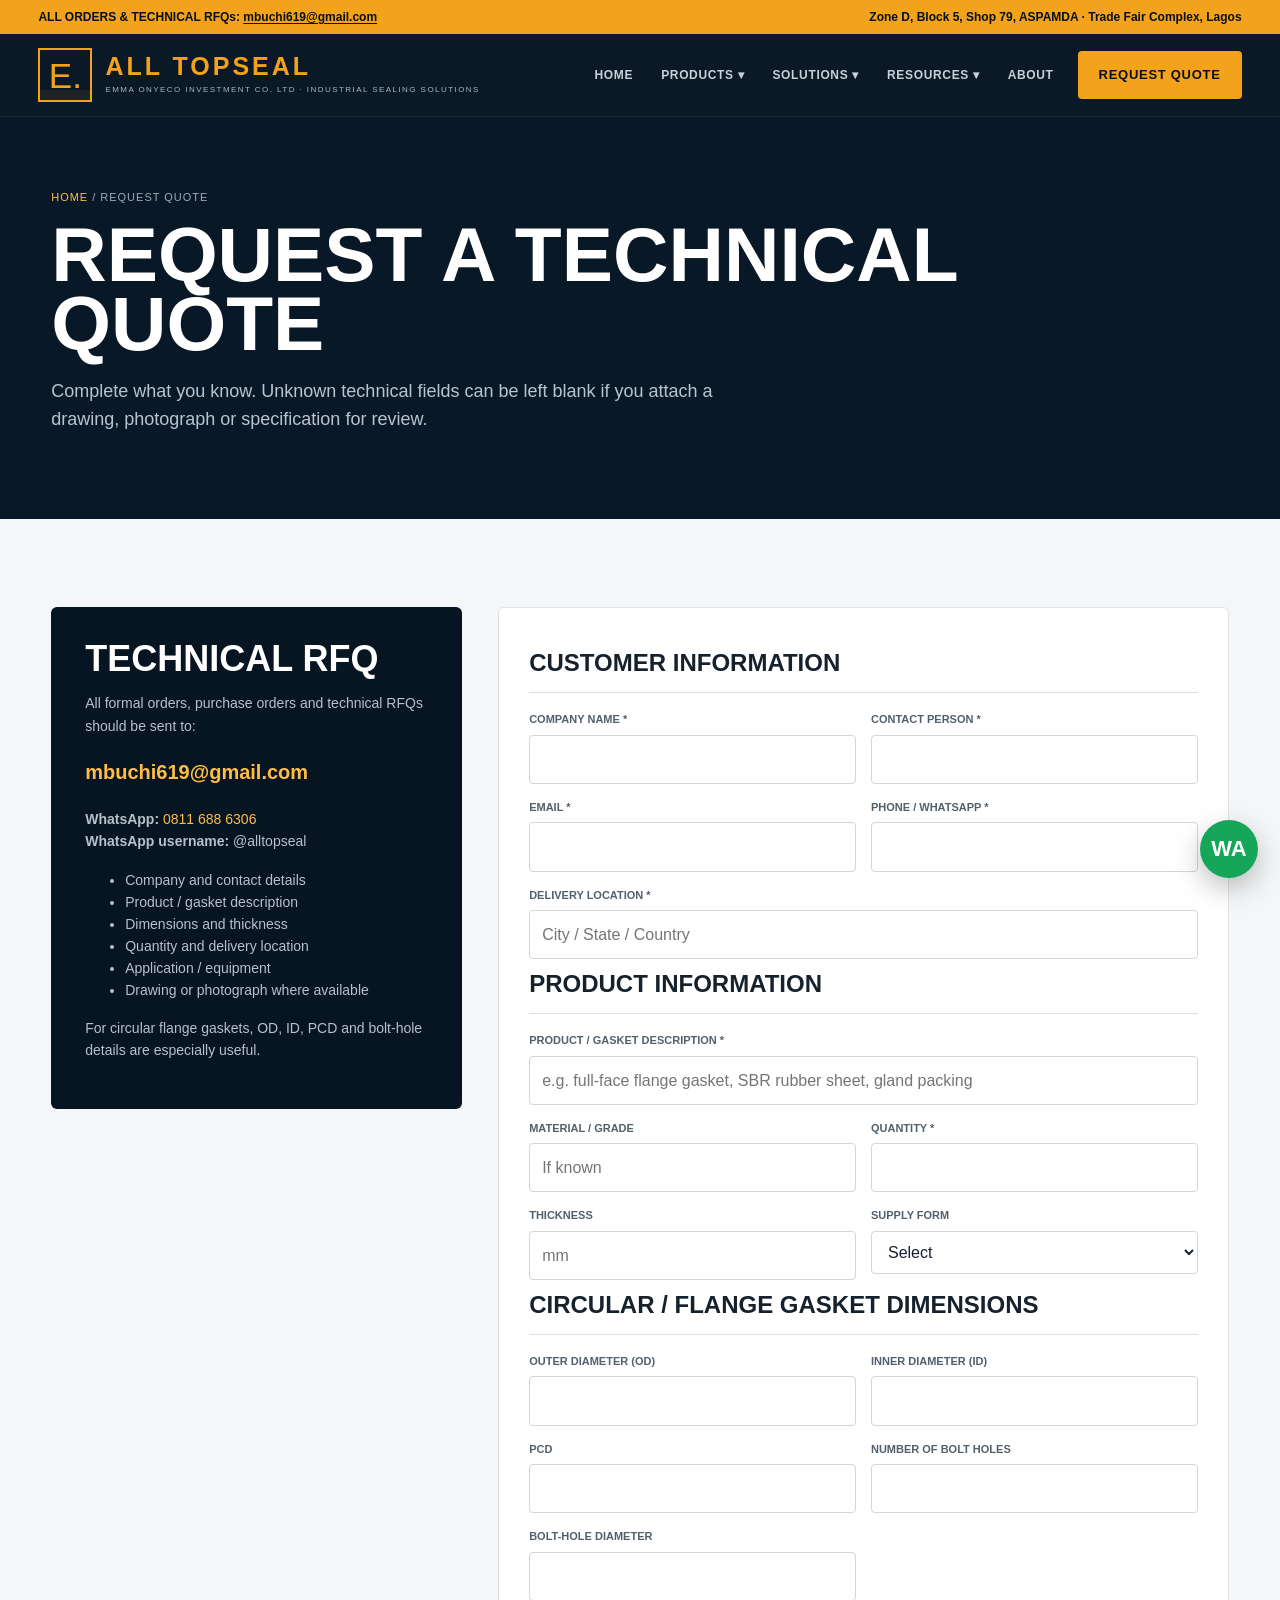
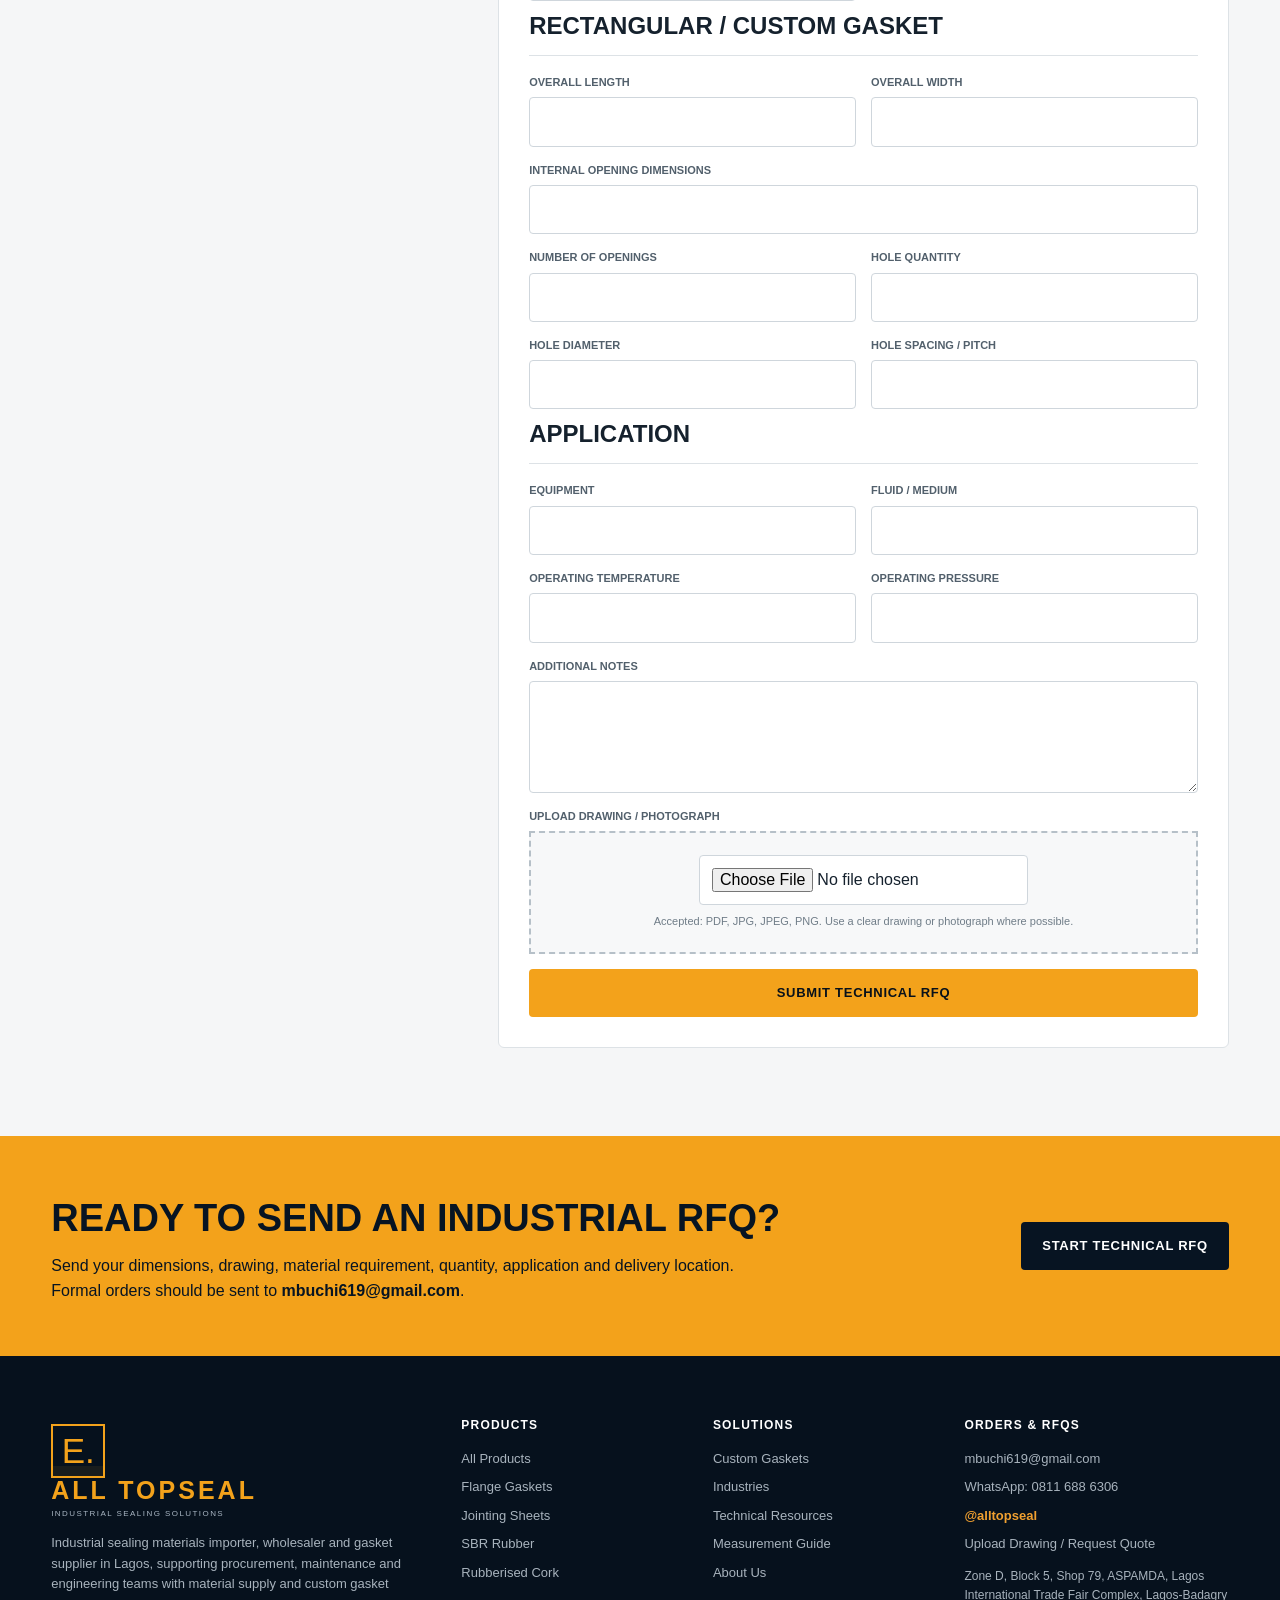
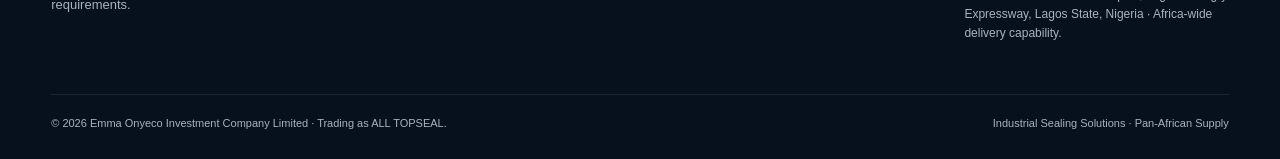
<file: request-quote.html>
<!doctype html><html lang="en"><head><meta charset="utf-8"><meta name="viewport" content="width=device-width,initial-scale=1"><title>Request Industrial Gasket Quote | Upload Drawing | ALL TOPSEAL</title><meta name="description" content="Submit a technical RFQ to ALL TOPSEAL with gasket dimensions, material, quantity, application and PDF or image drawing upload."><meta name="robots" content="index,follow,max-image-preview:large"><link rel="canonical" href="https://www.alltopseal.com/request-quote.html"><link rel="icon" href="assets/favicon.svg"><link rel="stylesheet" href="assets/site.css"></head><body><div class="utility"><div class="utility-inner"><span>ALL ORDERS &amp; TECHNICAL RFQs: <a href="mailto:mbuchi619@gmail.com">mbuchi619@gmail.com</a></span><span>Zone D, Block 5, Shop 79, ASPAMDA · Trade Fair Complex, Lagos</span></div></div>
<header class="header"><nav class="nav"><a class="brand" href="index.html"><span class="brandmark">E.</span><span class="brandtext"><strong>ALL TOPSEAL</strong><span>Emma Onyeco Investment Co. Ltd · Industrial Sealing Solutions</span></span></a><div class="navlinks">
<a class="nav-direct " href="index.html">Home</a>
<div class="navitem"><a class="" href="products.html">Products ▾</a><div class="dropdown"><a href="products.html"><b>View All Products</b></a><a href="flange-gaskets.html">Flange Gaskets</a><a href="non-asbestos-gasket-sheet.html">Non-Asbestos Jointing Sheets</a><a href="sbr-rubber-sheet.html">SBR Rubber Sheets</a><a href="rubberised-cork.html">Rubberised Cork</a><a href="gland-packing.html">Gland / Compression Packing</a><a href="asbestos-rope-tape.html">Industrial Sealing Rope & Tape</a></div></div>
<div class="navitem"><a class="" href="custom-gaskets.html">Solutions ▾</a><div class="dropdown"><a href="custom-gaskets.html">Custom Gasket Fabrication</a><a href="industries.html">Industries We Serve</a></div></div>
<div class="navitem"><a class="" href="technical-resources.html">Resources ▾</a><div class="dropdown"><a href="technical-resources.html">Technical Resources</a><a href="how-to-measure-gasket.html">How to Measure a Gasket</a></div></div>
<a class="nav-direct " href="about.html">About</a><a class="btn btn-primary nav-cta" href="request-quote.html">Request Quote</a></div><button class="menu-btn" aria-label="Open menu">☰</button></nav>
<div class="mobile-panel"><a href="index.html">Home</a><a href="products.html">Products</a><a class="sub" href="flange-gaskets.html">— Flange Gaskets</a><a class="sub" href="non-asbestos-gasket-sheet.html">— Non-Asbestos Jointing Sheets</a><a class="sub" href="sbr-rubber-sheet.html">— SBR Rubber Sheets</a><a class="sub" href="rubberised-cork.html">— Rubberised Cork</a><a class="sub" href="gland-packing.html">— Gland / Compression Packing</a><a class="sub" href="asbestos-rope-tape.html">— Industrial Sealing Rope & Tape</a><a href="custom-gaskets.html">Custom Gaskets</a><a href="industries.html">Industries</a><a href="technical-resources.html">Technical Resources</a><a href="how-to-measure-gasket.html">How to Measure</a><a href="about.html">About</a><a href="request-quote.html">Request Quote</a></div></header><main><section class="page-hero"><div class="container"><div class="breadcrumb"><a href="index.html">Home</a> / Request Quote</div><h1>Request a Technical Quote</h1><p>Complete what you know. Unknown technical fields can be left blank if you attach a drawing, photograph or specification for review.</p></div></section><section class="section soft"><div class="container rfq-layout"><aside class="rfq-info"><h2>Technical RFQ</h2><p>All formal orders, purchase orders and technical RFQs should be sent to:</p><p style="font-size:20px"><a href="mailto:mbuchi619@gmail.com"><b>mbuchi619@gmail.com</b></a></p><p><b>WhatsApp:</b> <a href="https://wa.me/2348116886306" target="_blank" rel="noopener">0811 688 6306</a><br><b>WhatsApp username:</b> @alltopseal</p><ul><li>Company and contact details</li><li>Product / gasket description</li><li>Dimensions and thickness</li><li>Quantity and delivery location</li><li>Application / equipment</li><li>Drawing or photograph where available</li></ul><p>For circular flange gaskets, OD, ID, PCD and bolt-hole details are especially useful.</p></aside><form class="rfq-form" action="https://formsubmit.co/mbuchi619@gmail.com" method="POST" enctype="multipart/form-data"><input type="hidden" name="_subject" value="NEW ALL TOPSEAL TECHNICAL RFQ"><input type="hidden" name="_template" value="table"><input type="hidden" name="_next" value="https://www.alltopseal.com/request-quote.html?rfq=success"><input type="text" name="_honey" style="display:none"><div class="success">Thank you. Our technical sales team will review your drawing/specification and contact you with a quotation.</div><h2 class="form-title">Customer Information</h2><div class="form-grid"><div class="field"><label>Company Name *</label><input name="Company Name" required></div><div class="field"><label>Contact Person *</label><input name="Contact Person" required></div><div class="field"><label>Email *</label><input type="email" name="email" required></div><div class="field"><label>Phone / WhatsApp *</label><input name="Phone / WhatsApp" required></div><div class="field full"><label>Delivery Location *</label><input name="Delivery Location" placeholder="City / State / Country" required></div></div><h2 class="form-title">Product Information</h2><div class="form-grid"><div class="field full"><label>Product / Gasket Description *</label><input name="Product / Gasket Description" placeholder="e.g. full-face flange gasket, SBR rubber sheet, gland packing" required></div><div class="field"><label>Material / Grade</label><input name="Material / Grade" placeholder="If known"></div><div class="field"><label>Quantity *</label><input name="Quantity" required></div><div class="field"><label>Thickness</label><input name="Thickness" placeholder="mm"></div><div class="field"><label>Supply Form</label><select name="Supply Form"><option value="">Select</option><option>Full sheet / roll</option><option>Custom-cut gasket</option><option>Packing</option><option>Rope / tape</option><option>Not sure</option></select></div></div><h2 class="form-title">Circular / Flange Gasket Dimensions</h2><div class="form-grid"><div class="field"><label>Outer Diameter (OD)</label><input name="OD"></div><div class="field"><label>Inner Diameter (ID)</label><input name="ID"></div><div class="field"><label>PCD</label><input name="PCD"></div><div class="field"><label>Number of Bolt Holes</label><input name="Bolt Hole Quantity"></div><div class="field"><label>Bolt-Hole Diameter</label><input name="Bolt Hole Diameter"></div></div><h2 class="form-title">Rectangular / Custom Gasket</h2><div class="form-grid"><div class="field"><label>Overall Length</label><input name="Overall Length"></div><div class="field"><label>Overall Width</label><input name="Overall Width"></div><div class="field full"><label>Internal Opening Dimensions</label><input name="Internal Openings"></div><div class="field"><label>Number of Openings</label><input name="Number of Openings"></div><div class="field"><label>Hole Quantity</label><input name="Custom Hole Quantity"></div><div class="field"><label>Hole Diameter</label><input name="Custom Hole Diameter"></div><div class="field"><label>Hole Spacing / Pitch</label><input name="Hole Spacing"></div></div><h2 class="form-title">Application</h2><div class="form-grid"><div class="field"><label>Equipment</label><input name="Equipment"></div><div class="field"><label>Fluid / Medium</label><input name="Fluid / Medium"></div><div class="field"><label>Operating Temperature</label><input name="Operating Temperature"></div><div class="field"><label>Operating Pressure</label><input name="Operating Pressure"></div><div class="field full"><label>Additional Notes</label><textarea name="Additional Notes"></textarea></div><div class="field full"><label>Upload Drawing / Photograph</label><div class="upload"><input type="file" name="attachment" accept=".pdf,.jpg,.jpeg,.png"><div class="form-note">Accepted: PDF, JPG, JPEG, PNG. Use a clear drawing or photograph where possible.</div></div></div><div class="field full"><button class="btn btn-primary" type="submit">Submit Technical RFQ</button></div></div></form></div></section></main><section class="band"><div class="container band-inner"><div><h2>Ready to send an industrial RFQ?</h2><p>Send your dimensions, drawing, material requirement, quantity, application and delivery location. Formal orders should be sent to <b>mbuchi619@gmail.com</b>.</p></div><a class="btn btn-dark" href="request-quote.html">Start Technical RFQ</a></div></section>
<footer class="footer"><div class="container"><div class="footer-grid"><div class="footer-brand"><a class="brand" href="index.html"><span class="brandmark">E.</span><span class="brandtext"><strong>ALL TOPSEAL</strong><span>Industrial Sealing Solutions</span></span></a><p>Industrial sealing materials importer, wholesaler and gasket supplier in Lagos, supporting procurement, maintenance and engineering teams with material supply and custom gasket requirements.</p></div><div><h4>Products</h4><a href="products.html">All Products</a><a href="flange-gaskets.html">Flange Gaskets</a><a href="non-asbestos-gasket-sheet.html">Jointing Sheets</a><a href="sbr-rubber-sheet.html">SBR Rubber</a><a href="rubberised-cork.html">Rubberised Cork</a></div><div><h4>Solutions</h4><a href="custom-gaskets.html">Custom Gaskets</a><a href="industries.html">Industries</a><a href="technical-resources.html">Technical Resources</a><a href="how-to-measure-gasket.html">Measurement Guide</a><a href="about.html">About Us</a></div><div><h4>Orders &amp; RFQs</h4><a href="mailto:mbuchi619@gmail.com">mbuchi619@gmail.com</a><a href="https://wa.me/2348116886306" target="_blank" rel="noopener">WhatsApp: 0811 688 6306</a><span class="wa-username">@alltopseal</span><a href="request-quote.html">Upload Drawing / Request Quote</a><p style="font-size:12px">Zone D, Block 5, Shop 79, ASPAMDA, Lagos International Trade Fair Complex, Lagos-Badagry Expressway, Lagos State, Nigeria · Africa-wide delivery capability.</p></div></div><div class="footer-bottom"><span>© <span data-year></span> Emma Onyeco Investment Company Limited · Trading as ALL TOPSEAL.</span><span>Industrial Sealing Solutions · Pan-African Supply</span></div></div></footer><a class="wa-float" href="https://wa.me/2348116886306?text=Hello%20ALL%20TOPSEAL%2C%20I%20would%20like%20to%20request%20a%20quotation%20for%20an%20industrial%20sealing%20product." target="_blank" rel="noopener" aria-label="WhatsApp Technical Sales">WA</a><script src="assets/site.js"></script></body></html>
</file>
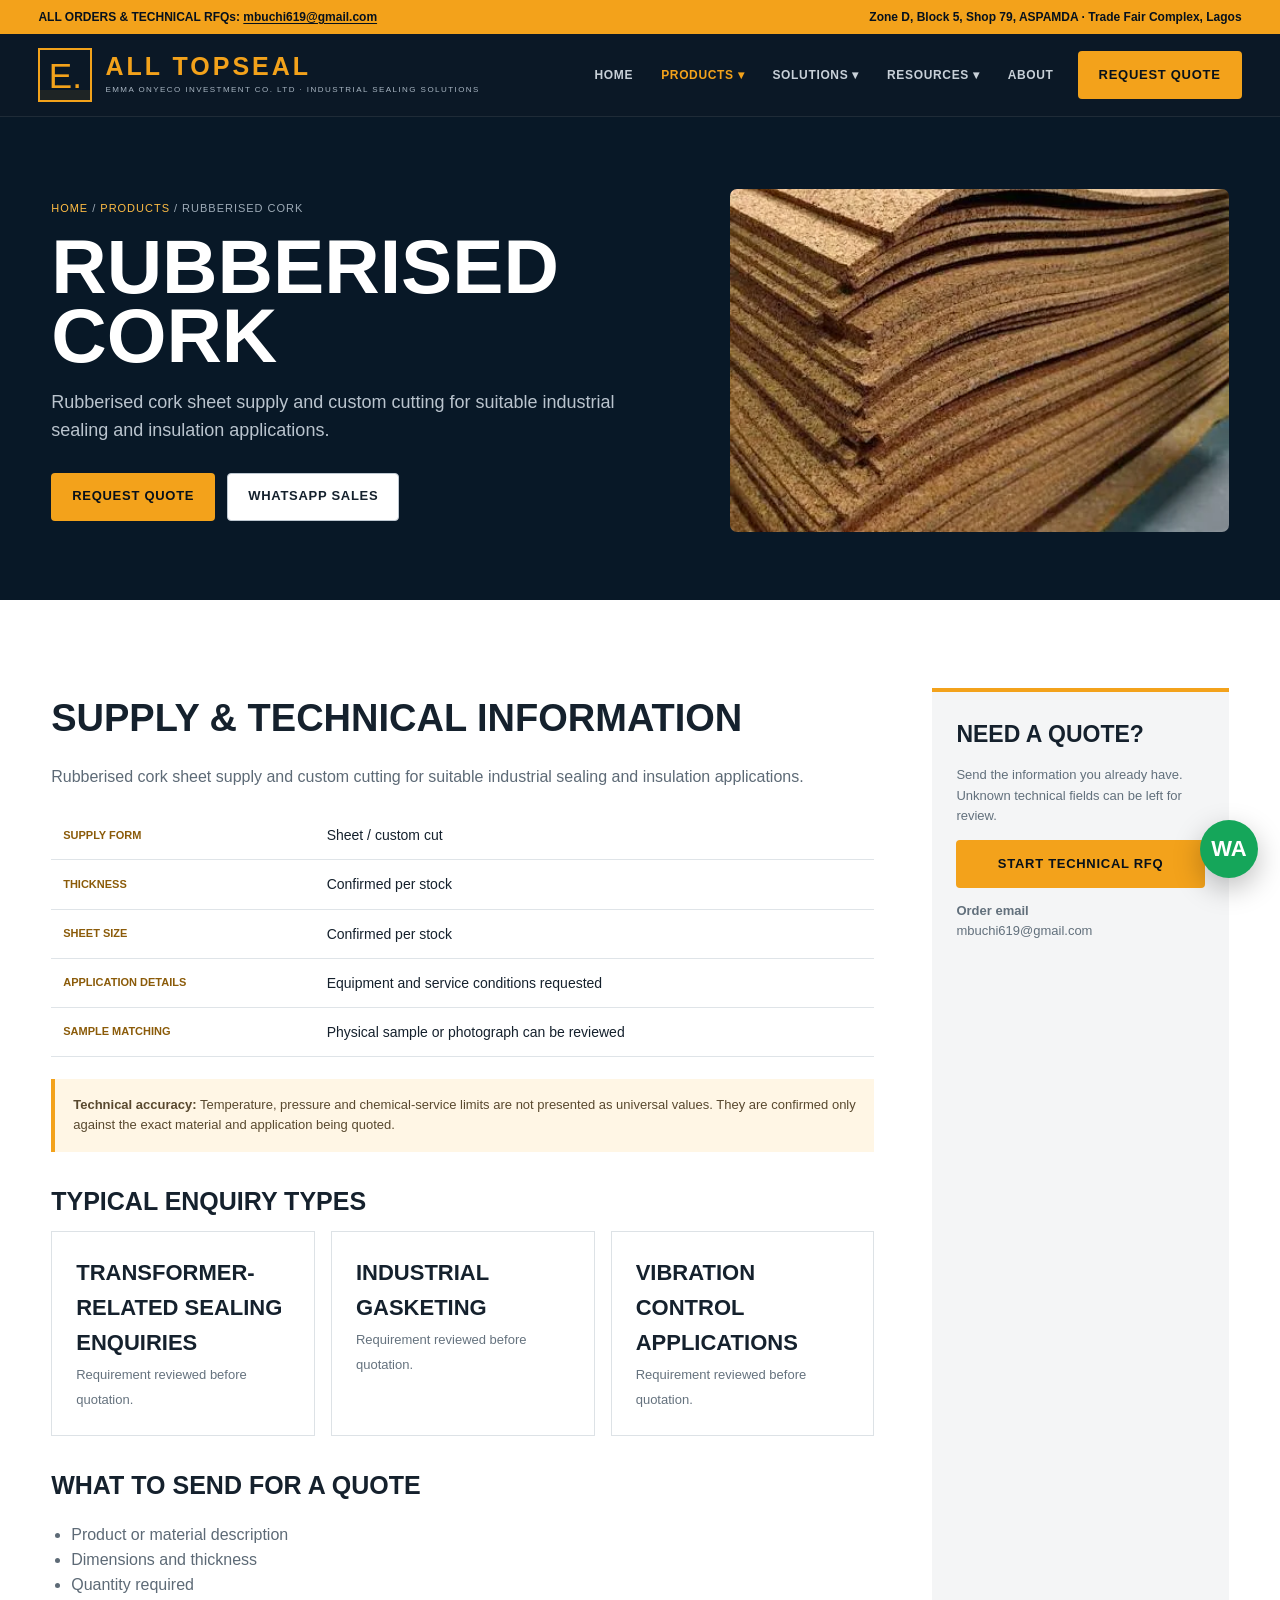
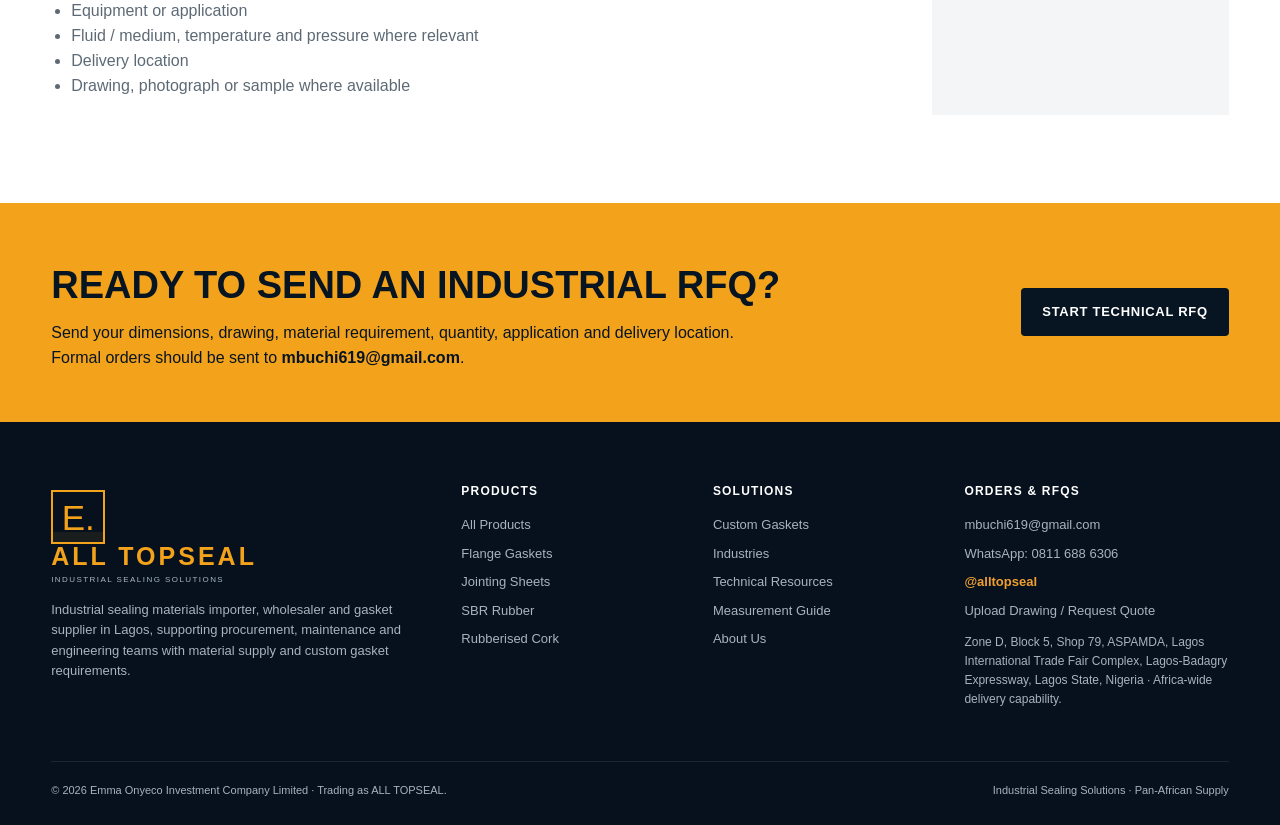
<file: rubberised-cork.html>
<!doctype html><html lang="en"><head><meta charset="utf-8"><meta name="viewport" content="width=device-width,initial-scale=1"><title>Rubberised Cork Supplier Lagos Nigeria | ALL TOPSEAL</title><meta name="description" content="ALL TOPSEAL supplies rubberised cork for industrial procurement and maintenance requirements in Lagos, Nigeria."><meta name="robots" content="index,follow,max-image-preview:large"><link rel="canonical" href="https://www.alltopseal.com/rubberised-cork.html"><link rel="icon" href="assets/favicon.svg"><link rel="stylesheet" href="assets/site.css"></head><body><div class="utility"><div class="utility-inner"><span>ALL ORDERS &amp; TECHNICAL RFQs: <a href="mailto:mbuchi619@gmail.com">mbuchi619@gmail.com</a></span><span>Zone D, Block 5, Shop 79, ASPAMDA · Trade Fair Complex, Lagos</span></div></div>
<header class="header"><nav class="nav"><a class="brand" href="index.html"><span class="brandmark">E.</span><span class="brandtext"><strong>ALL TOPSEAL</strong><span>Emma Onyeco Investment Co. Ltd · Industrial Sealing Solutions</span></span></a><div class="navlinks">
<a class="nav-direct " href="index.html">Home</a>
<div class="navitem"><a class="active" href="products.html">Products ▾</a><div class="dropdown"><a href="products.html"><b>View All Products</b></a><a href="flange-gaskets.html">Flange Gaskets</a><a href="non-asbestos-gasket-sheet.html">Non-Asbestos Jointing Sheets</a><a href="sbr-rubber-sheet.html">SBR Rubber Sheets</a><a href="rubberised-cork.html">Rubberised Cork</a><a href="gland-packing.html">Gland / Compression Packing</a><a href="asbestos-rope-tape.html">Industrial Sealing Rope & Tape</a></div></div>
<div class="navitem"><a class="" href="custom-gaskets.html">Solutions ▾</a><div class="dropdown"><a href="custom-gaskets.html">Custom Gasket Fabrication</a><a href="industries.html">Industries We Serve</a></div></div>
<div class="navitem"><a class="" href="technical-resources.html">Resources ▾</a><div class="dropdown"><a href="technical-resources.html">Technical Resources</a><a href="how-to-measure-gasket.html">How to Measure a Gasket</a></div></div>
<a class="nav-direct " href="about.html">About</a><a class="btn btn-primary nav-cta" href="request-quote.html">Request Quote</a></div><button class="menu-btn" aria-label="Open menu">☰</button></nav>
<div class="mobile-panel"><a href="index.html">Home</a><a href="products.html">Products</a><a class="sub" href="flange-gaskets.html">— Flange Gaskets</a><a class="sub" href="non-asbestos-gasket-sheet.html">— Non-Asbestos Jointing Sheets</a><a class="sub" href="sbr-rubber-sheet.html">— SBR Rubber Sheets</a><a class="sub" href="rubberised-cork.html">— Rubberised Cork</a><a class="sub" href="gland-packing.html">— Gland / Compression Packing</a><a class="sub" href="asbestos-rope-tape.html">— Industrial Sealing Rope & Tape</a><a href="custom-gaskets.html">Custom Gaskets</a><a href="industries.html">Industries</a><a href="technical-resources.html">Technical Resources</a><a href="how-to-measure-gasket.html">How to Measure</a><a href="about.html">About</a><a href="request-quote.html">Request Quote</a></div></header><main><section class="page-hero"><div class="container page-hero-grid"><div><div class="breadcrumb"><a href="index.html">Home</a> / <a href="products.html">Products</a> / Rubberised Cork</div><h1>Rubberised Cork</h1><p>Rubberised cork sheet supply and custom cutting for suitable industrial sealing and insulation applications.</p><div class="hero-actions"><a class="btn btn-primary" href="request-quote.html">Request Quote</a><a class="btn btn-outline" href="https://wa.me/2348116886306?text=Hello%20ALL%20TOPSEAL%2C%20I%20need%20a%20quotation%20for%20Rubberised%20Cork." target="_blank">WhatsApp Sales</a></div></div><img src="assets/cork.webp" alt="Rubberised Cork"></div></section><section class="section"><div class="container content-grid"><article class="copy"><h2>Supply & Technical Information</h2><p>Rubberised cork sheet supply and custom cutting for suitable industrial sealing and insulation applications.</p><table class="spec-table"><tr><td>Supply form</td><td>Sheet / custom cut</td></tr><tr><td>Thickness</td><td>Confirmed per stock</td></tr><tr><td>Sheet size</td><td>Confirmed per stock</td></tr><tr><td>Application details</td><td>Equipment and service conditions requested</td></tr><tr><td>Sample matching</td><td>Physical sample or photograph can be reviewed</td></tr></table><div class="notice"><b>Technical accuracy:</b> Temperature, pressure and chemical-service limits are not presented as universal values. They are confirmed only against the exact material and application being quoted.</div><h3>Typical Enquiry Types</h3><div class="feature-grid"><div class="feature"><strong>Transformer-related sealing enquiries</strong><span>Requirement reviewed before quotation.</span></div><div class="feature"><strong>Industrial gasketing</strong><span>Requirement reviewed before quotation.</span></div><div class="feature"><strong>Vibration control applications</strong><span>Requirement reviewed before quotation.</span></div></div><h3>What to Send for a Quote</h3><ul><li>Product or material description</li><li>Dimensions and thickness</li><li>Quantity required</li><li>Equipment or application</li><li>Fluid / medium, temperature and pressure where relevant</li><li>Delivery location</li><li>Drawing, photograph or sample where available</li></ul></article><aside class="aside-card"><h3>Need a Quote?</h3><p>Send the information you already have. Unknown technical fields can be left for review.</p><a class="btn btn-primary" style="width:100%" href="request-quote.html">Start Technical RFQ</a><p><b>Order email</b><br><a href="mailto:mbuchi619@gmail.com">mbuchi619@gmail.com</a></p></aside></div></section></main><section class="band"><div class="container band-inner"><div><h2>Ready to send an industrial RFQ?</h2><p>Send your dimensions, drawing, material requirement, quantity, application and delivery location. Formal orders should be sent to <b>mbuchi619@gmail.com</b>.</p></div><a class="btn btn-dark" href="request-quote.html">Start Technical RFQ</a></div></section>
<footer class="footer"><div class="container"><div class="footer-grid"><div class="footer-brand"><a class="brand" href="index.html"><span class="brandmark">E.</span><span class="brandtext"><strong>ALL TOPSEAL</strong><span>Industrial Sealing Solutions</span></span></a><p>Industrial sealing materials importer, wholesaler and gasket supplier in Lagos, supporting procurement, maintenance and engineering teams with material supply and custom gasket requirements.</p></div><div><h4>Products</h4><a href="products.html">All Products</a><a href="flange-gaskets.html">Flange Gaskets</a><a href="non-asbestos-gasket-sheet.html">Jointing Sheets</a><a href="sbr-rubber-sheet.html">SBR Rubber</a><a href="rubberised-cork.html">Rubberised Cork</a></div><div><h4>Solutions</h4><a href="custom-gaskets.html">Custom Gaskets</a><a href="industries.html">Industries</a><a href="technical-resources.html">Technical Resources</a><a href="how-to-measure-gasket.html">Measurement Guide</a><a href="about.html">About Us</a></div><div><h4>Orders &amp; RFQs</h4><a href="mailto:mbuchi619@gmail.com">mbuchi619@gmail.com</a><a href="https://wa.me/2348116886306" target="_blank" rel="noopener">WhatsApp: 0811 688 6306</a><span class="wa-username">@alltopseal</span><a href="request-quote.html">Upload Drawing / Request Quote</a><p style="font-size:12px">Zone D, Block 5, Shop 79, ASPAMDA, Lagos International Trade Fair Complex, Lagos-Badagry Expressway, Lagos State, Nigeria · Africa-wide delivery capability.</p></div></div><div class="footer-bottom"><span>© <span data-year></span> Emma Onyeco Investment Company Limited · Trading as ALL TOPSEAL.</span><span>Industrial Sealing Solutions · Pan-African Supply</span></div></div></footer><a class="wa-float" href="https://wa.me/2348116886306?text=Hello%20ALL%20TOPSEAL%2C%20I%20would%20like%20to%20request%20a%20quotation%20for%20an%20industrial%20sealing%20product." target="_blank" rel="noopener" aria-label="WhatsApp Technical Sales">WA</a><script src="assets/site.js"></script></body></html>
</file>
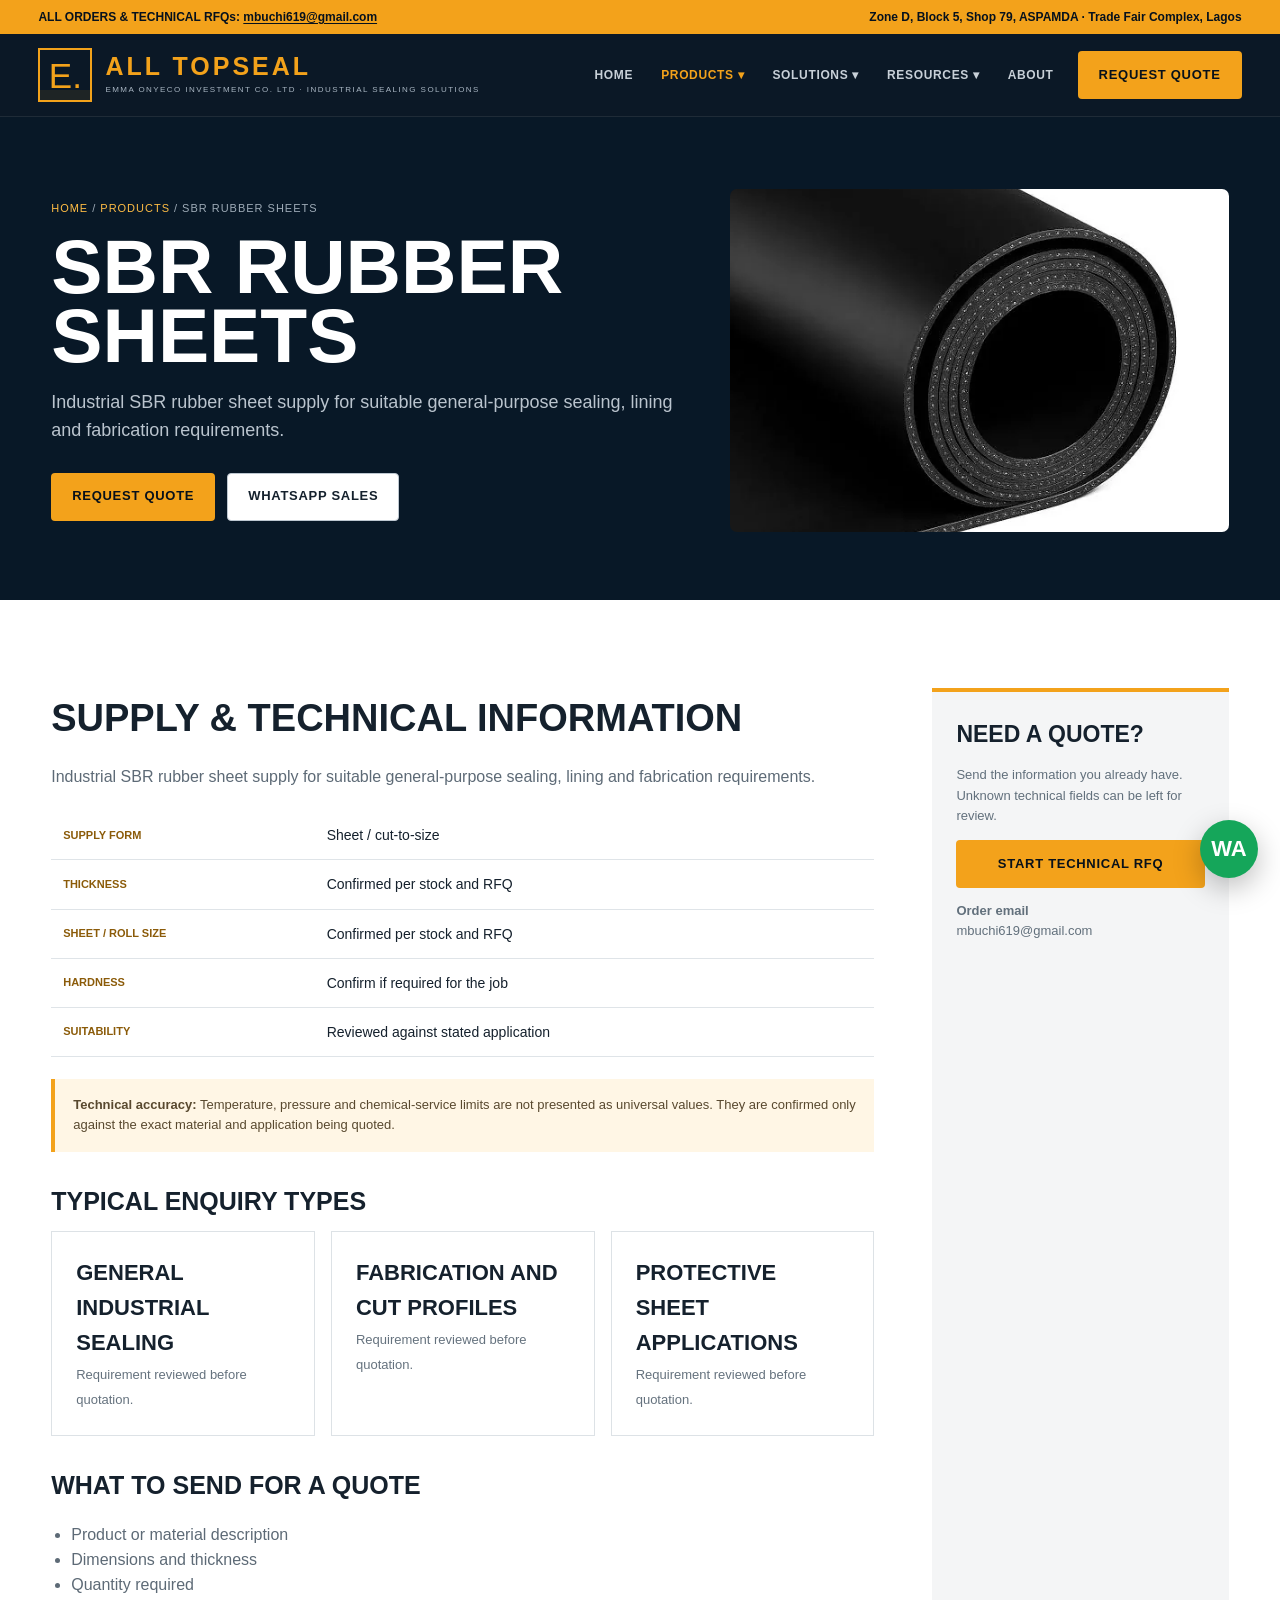
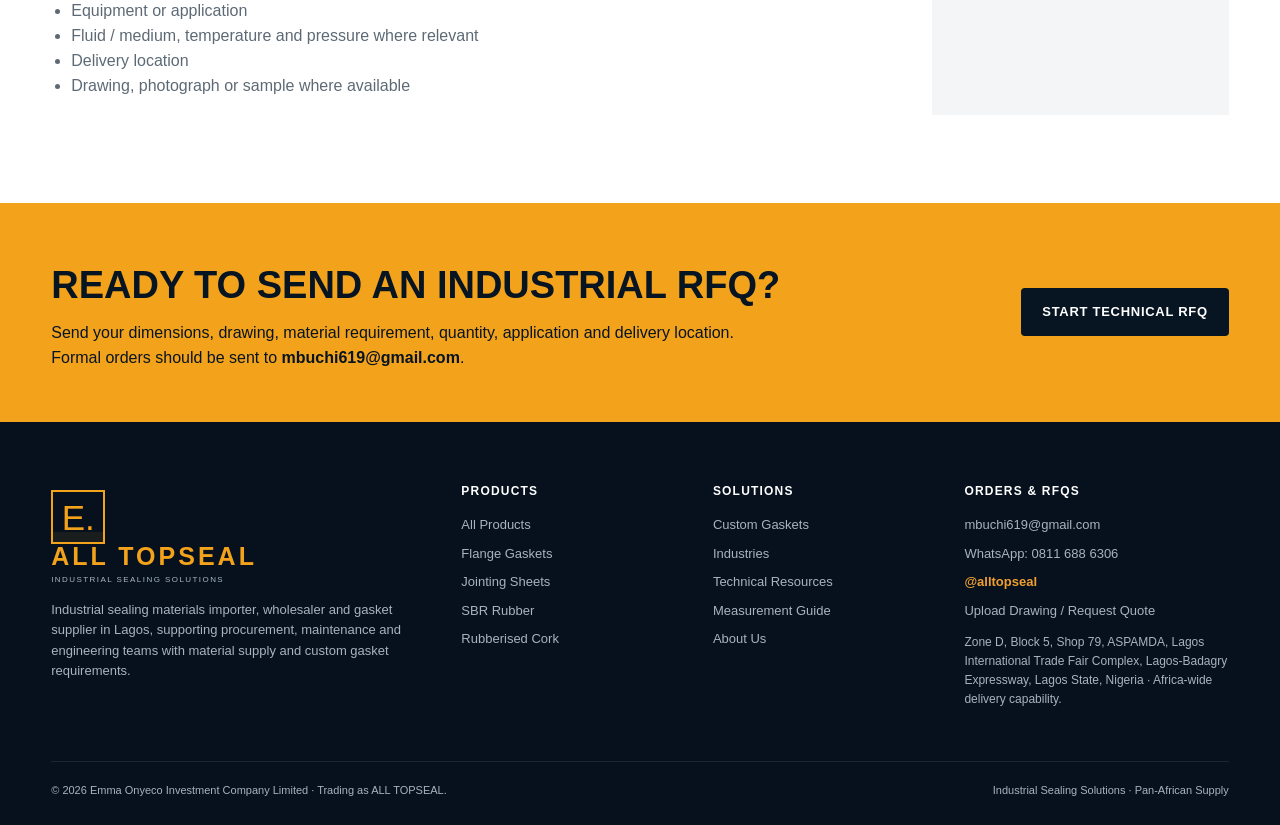
<file: sbr-rubber-sheet.html>
<!doctype html><html lang="en"><head><meta charset="utf-8"><meta name="viewport" content="width=device-width,initial-scale=1"><title>SBR Rubber Sheets Supplier Lagos Nigeria | ALL TOPSEAL</title><meta name="description" content="ALL TOPSEAL supplies sbr rubber sheets for industrial procurement and maintenance requirements in Lagos, Nigeria."><meta name="robots" content="index,follow,max-image-preview:large"><link rel="canonical" href="https://www.alltopseal.com/sbr-rubber-sheet.html"><link rel="icon" href="assets/favicon.svg"><link rel="stylesheet" href="assets/site.css"></head><body><div class="utility"><div class="utility-inner"><span>ALL ORDERS &amp; TECHNICAL RFQs: <a href="mailto:mbuchi619@gmail.com">mbuchi619@gmail.com</a></span><span>Zone D, Block 5, Shop 79, ASPAMDA · Trade Fair Complex, Lagos</span></div></div>
<header class="header"><nav class="nav"><a class="brand" href="index.html"><span class="brandmark">E.</span><span class="brandtext"><strong>ALL TOPSEAL</strong><span>Emma Onyeco Investment Co. Ltd · Industrial Sealing Solutions</span></span></a><div class="navlinks">
<a class="nav-direct " href="index.html">Home</a>
<div class="navitem"><a class="active" href="products.html">Products ▾</a><div class="dropdown"><a href="products.html"><b>View All Products</b></a><a href="flange-gaskets.html">Flange Gaskets</a><a href="non-asbestos-gasket-sheet.html">Non-Asbestos Jointing Sheets</a><a href="sbr-rubber-sheet.html">SBR Rubber Sheets</a><a href="rubberised-cork.html">Rubberised Cork</a><a href="gland-packing.html">Gland / Compression Packing</a><a href="asbestos-rope-tape.html">Industrial Sealing Rope & Tape</a></div></div>
<div class="navitem"><a class="" href="custom-gaskets.html">Solutions ▾</a><div class="dropdown"><a href="custom-gaskets.html">Custom Gasket Fabrication</a><a href="industries.html">Industries We Serve</a></div></div>
<div class="navitem"><a class="" href="technical-resources.html">Resources ▾</a><div class="dropdown"><a href="technical-resources.html">Technical Resources</a><a href="how-to-measure-gasket.html">How to Measure a Gasket</a></div></div>
<a class="nav-direct " href="about.html">About</a><a class="btn btn-primary nav-cta" href="request-quote.html">Request Quote</a></div><button class="menu-btn" aria-label="Open menu">☰</button></nav>
<div class="mobile-panel"><a href="index.html">Home</a><a href="products.html">Products</a><a class="sub" href="flange-gaskets.html">— Flange Gaskets</a><a class="sub" href="non-asbestos-gasket-sheet.html">— Non-Asbestos Jointing Sheets</a><a class="sub" href="sbr-rubber-sheet.html">— SBR Rubber Sheets</a><a class="sub" href="rubberised-cork.html">— Rubberised Cork</a><a class="sub" href="gland-packing.html">— Gland / Compression Packing</a><a class="sub" href="asbestos-rope-tape.html">— Industrial Sealing Rope & Tape</a><a href="custom-gaskets.html">Custom Gaskets</a><a href="industries.html">Industries</a><a href="technical-resources.html">Technical Resources</a><a href="how-to-measure-gasket.html">How to Measure</a><a href="about.html">About</a><a href="request-quote.html">Request Quote</a></div></header><main><section class="page-hero"><div class="container page-hero-grid"><div><div class="breadcrumb"><a href="index.html">Home</a> / <a href="products.html">Products</a> / SBR Rubber Sheets</div><h1>SBR Rubber Sheets</h1><p>Industrial SBR rubber sheet supply for suitable general-purpose sealing, lining and fabrication requirements.</p><div class="hero-actions"><a class="btn btn-primary" href="request-quote.html">Request Quote</a><a class="btn btn-outline" href="https://wa.me/2348116886306?text=Hello%20ALL%20TOPSEAL%2C%20I%20need%20a%20quotation%20for%20SBR%20Rubber%20Sheets." target="_blank">WhatsApp Sales</a></div></div><img src="assets/sbr.webp" alt="SBR Rubber Sheets"></div></section><section class="section"><div class="container content-grid"><article class="copy"><h2>Supply & Technical Information</h2><p>Industrial SBR rubber sheet supply for suitable general-purpose sealing, lining and fabrication requirements.</p><table class="spec-table"><tr><td>Supply form</td><td>Sheet / cut-to-size</td></tr><tr><td>Thickness</td><td>Confirmed per stock and RFQ</td></tr><tr><td>Sheet / roll size</td><td>Confirmed per stock and RFQ</td></tr><tr><td>Hardness</td><td>Confirm if required for the job</td></tr><tr><td>Suitability</td><td>Reviewed against stated application</td></tr></table><div class="notice"><b>Technical accuracy:</b> Temperature, pressure and chemical-service limits are not presented as universal values. They are confirmed only against the exact material and application being quoted.</div><h3>Typical Enquiry Types</h3><div class="feature-grid"><div class="feature"><strong>General industrial sealing</strong><span>Requirement reviewed before quotation.</span></div><div class="feature"><strong>Fabrication and cut profiles</strong><span>Requirement reviewed before quotation.</span></div><div class="feature"><strong>Protective sheet applications</strong><span>Requirement reviewed before quotation.</span></div></div><h3>What to Send for a Quote</h3><ul><li>Product or material description</li><li>Dimensions and thickness</li><li>Quantity required</li><li>Equipment or application</li><li>Fluid / medium, temperature and pressure where relevant</li><li>Delivery location</li><li>Drawing, photograph or sample where available</li></ul></article><aside class="aside-card"><h3>Need a Quote?</h3><p>Send the information you already have. Unknown technical fields can be left for review.</p><a class="btn btn-primary" style="width:100%" href="request-quote.html">Start Technical RFQ</a><p><b>Order email</b><br><a href="mailto:mbuchi619@gmail.com">mbuchi619@gmail.com</a></p></aside></div></section></main><section class="band"><div class="container band-inner"><div><h2>Ready to send an industrial RFQ?</h2><p>Send your dimensions, drawing, material requirement, quantity, application and delivery location. Formal orders should be sent to <b>mbuchi619@gmail.com</b>.</p></div><a class="btn btn-dark" href="request-quote.html">Start Technical RFQ</a></div></section>
<footer class="footer"><div class="container"><div class="footer-grid"><div class="footer-brand"><a class="brand" href="index.html"><span class="brandmark">E.</span><span class="brandtext"><strong>ALL TOPSEAL</strong><span>Industrial Sealing Solutions</span></span></a><p>Industrial sealing materials importer, wholesaler and gasket supplier in Lagos, supporting procurement, maintenance and engineering teams with material supply and custom gasket requirements.</p></div><div><h4>Products</h4><a href="products.html">All Products</a><a href="flange-gaskets.html">Flange Gaskets</a><a href="non-asbestos-gasket-sheet.html">Jointing Sheets</a><a href="sbr-rubber-sheet.html">SBR Rubber</a><a href="rubberised-cork.html">Rubberised Cork</a></div><div><h4>Solutions</h4><a href="custom-gaskets.html">Custom Gaskets</a><a href="industries.html">Industries</a><a href="technical-resources.html">Technical Resources</a><a href="how-to-measure-gasket.html">Measurement Guide</a><a href="about.html">About Us</a></div><div><h4>Orders &amp; RFQs</h4><a href="mailto:mbuchi619@gmail.com">mbuchi619@gmail.com</a><a href="https://wa.me/2348116886306" target="_blank" rel="noopener">WhatsApp: 0811 688 6306</a><span class="wa-username">@alltopseal</span><a href="request-quote.html">Upload Drawing / Request Quote</a><p style="font-size:12px">Zone D, Block 5, Shop 79, ASPAMDA, Lagos International Trade Fair Complex, Lagos-Badagry Expressway, Lagos State, Nigeria · Africa-wide delivery capability.</p></div></div><div class="footer-bottom"><span>© <span data-year></span> Emma Onyeco Investment Company Limited · Trading as ALL TOPSEAL.</span><span>Industrial Sealing Solutions · Pan-African Supply</span></div></div></footer><a class="wa-float" href="https://wa.me/2348116886306?text=Hello%20ALL%20TOPSEAL%2C%20I%20would%20like%20to%20request%20a%20quotation%20for%20an%20industrial%20sealing%20product." target="_blank" rel="noopener" aria-label="WhatsApp Technical Sales">WA</a><script src="assets/site.js"></script></body></html>
</file>
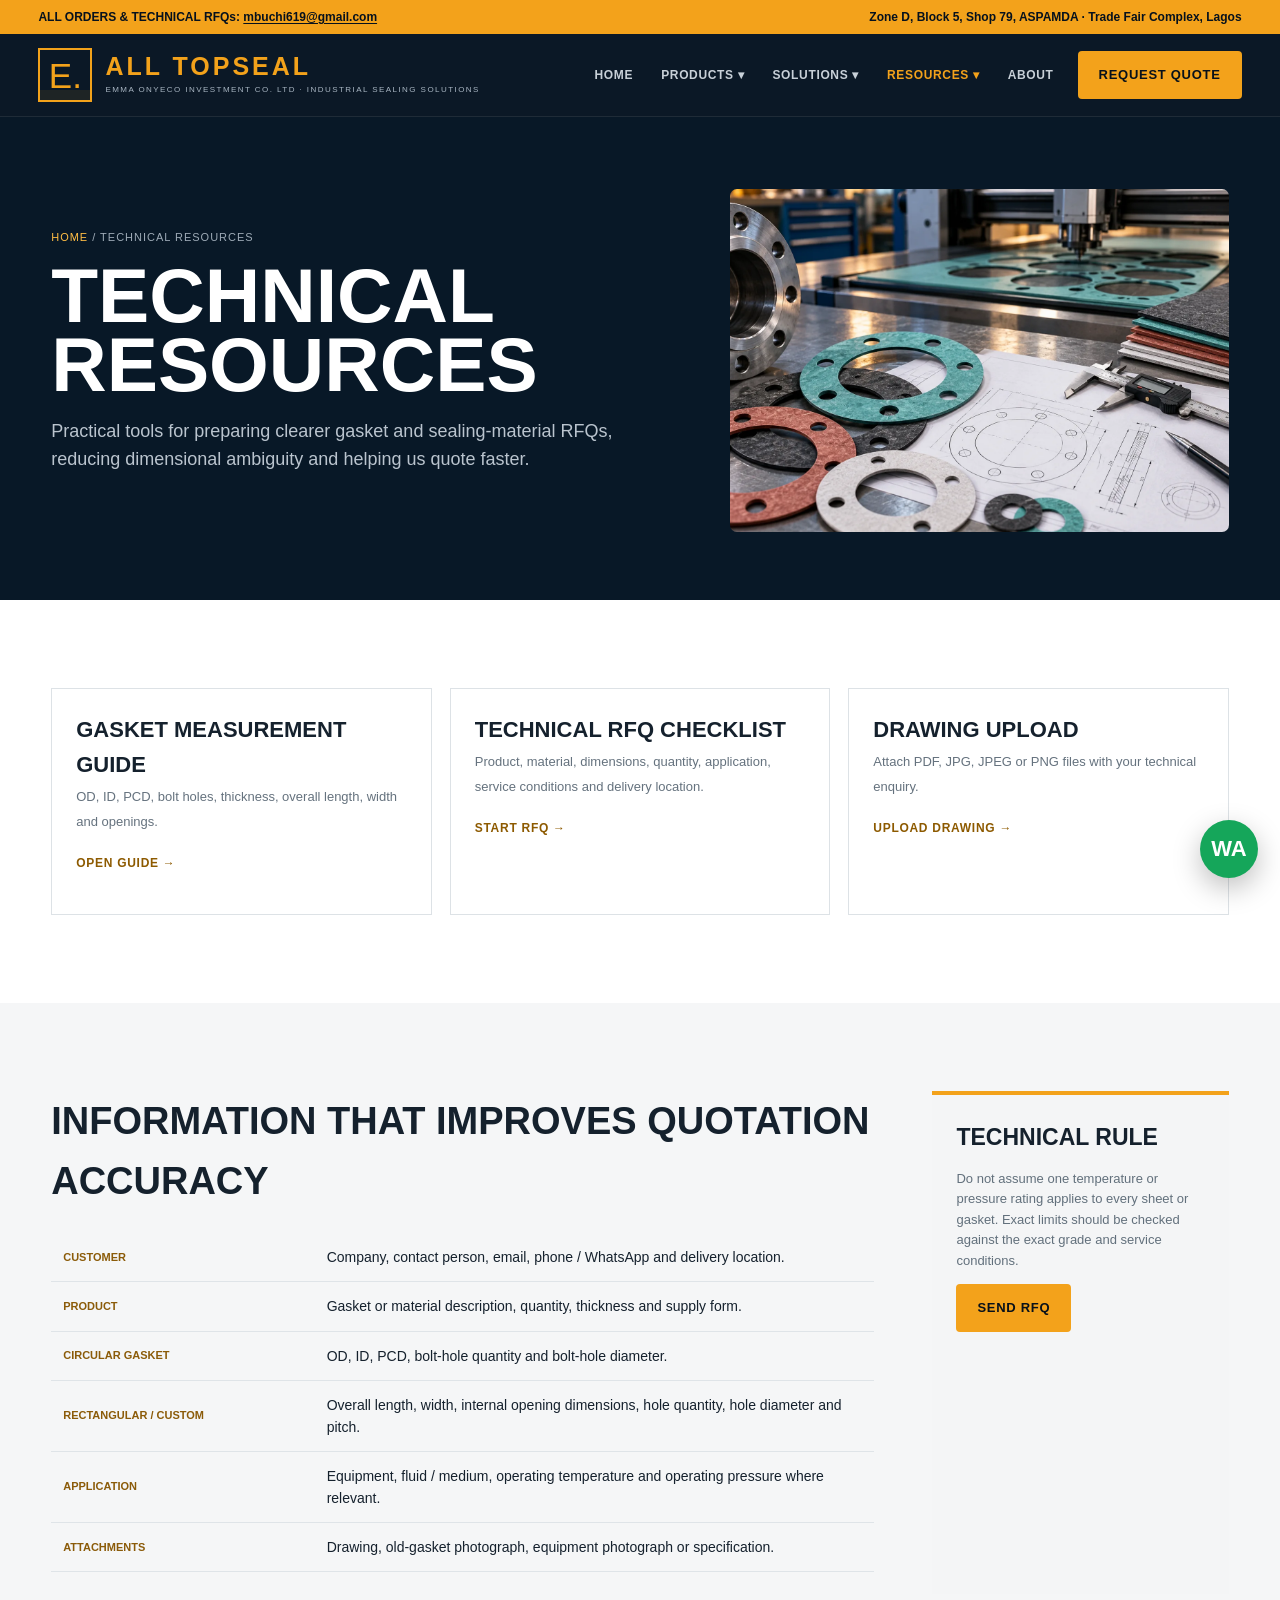
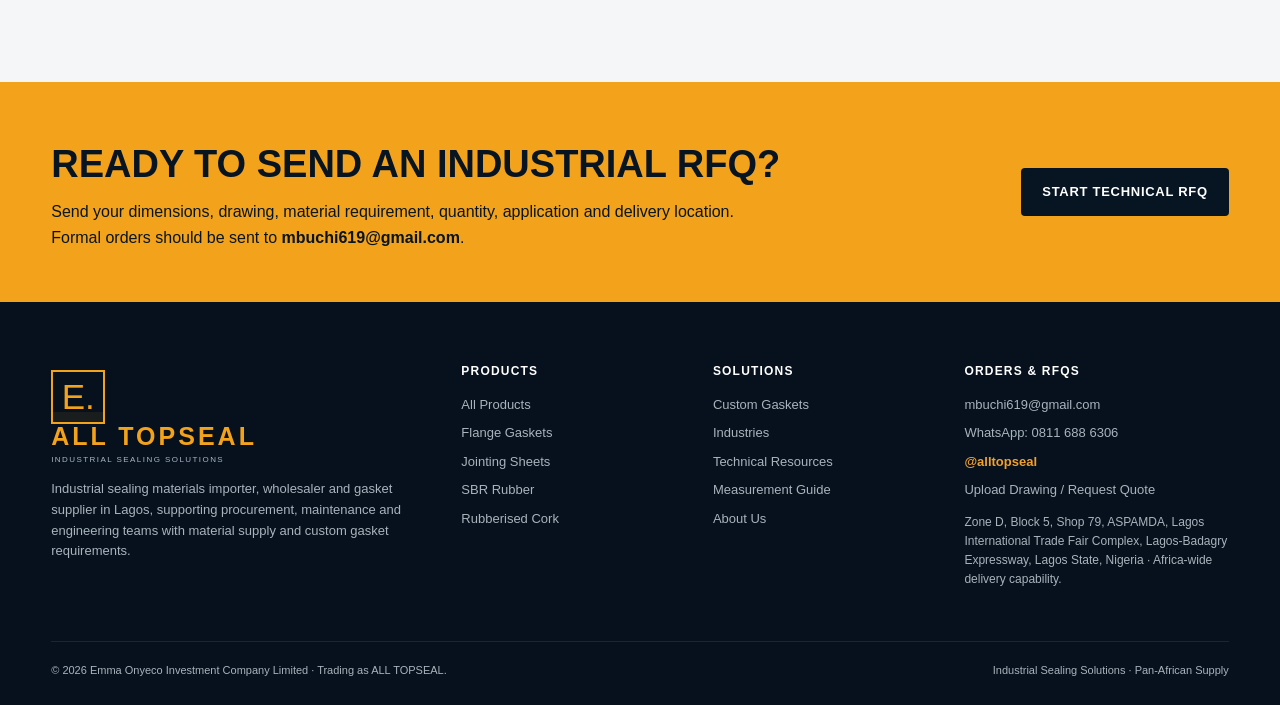
<file: technical-resources.html>
<!doctype html><html lang="en"><head><meta charset="utf-8"><meta name="viewport" content="width=device-width,initial-scale=1"><title>Technical Resources for Industrial Gaskets | ALL TOPSEAL</title><meta name="description" content="Technical gasket measurement and RFQ resources for industrial procurement teams, engineers and maintenance buyers."><meta name="robots" content="index,follow,max-image-preview:large"><link rel="canonical" href="https://www.alltopseal.com/technical-resources.html"><link rel="icon" href="assets/favicon.svg"><link rel="stylesheet" href="assets/site.css"></head><body><div class="utility"><div class="utility-inner"><span>ALL ORDERS &amp; TECHNICAL RFQs: <a href="mailto:mbuchi619@gmail.com">mbuchi619@gmail.com</a></span><span>Zone D, Block 5, Shop 79, ASPAMDA · Trade Fair Complex, Lagos</span></div></div>
<header class="header"><nav class="nav"><a class="brand" href="index.html"><span class="brandmark">E.</span><span class="brandtext"><strong>ALL TOPSEAL</strong><span>Emma Onyeco Investment Co. Ltd · Industrial Sealing Solutions</span></span></a><div class="navlinks">
<a class="nav-direct " href="index.html">Home</a>
<div class="navitem"><a class="" href="products.html">Products ▾</a><div class="dropdown"><a href="products.html"><b>View All Products</b></a><a href="flange-gaskets.html">Flange Gaskets</a><a href="non-asbestos-gasket-sheet.html">Non-Asbestos Jointing Sheets</a><a href="sbr-rubber-sheet.html">SBR Rubber Sheets</a><a href="rubberised-cork.html">Rubberised Cork</a><a href="gland-packing.html">Gland / Compression Packing</a><a href="asbestos-rope-tape.html">Industrial Sealing Rope & Tape</a></div></div>
<div class="navitem"><a class="" href="custom-gaskets.html">Solutions ▾</a><div class="dropdown"><a href="custom-gaskets.html">Custom Gasket Fabrication</a><a href="industries.html">Industries We Serve</a></div></div>
<div class="navitem"><a class="active" href="technical-resources.html">Resources ▾</a><div class="dropdown"><a href="technical-resources.html">Technical Resources</a><a href="how-to-measure-gasket.html">How to Measure a Gasket</a></div></div>
<a class="nav-direct " href="about.html">About</a><a class="btn btn-primary nav-cta" href="request-quote.html">Request Quote</a></div><button class="menu-btn" aria-label="Open menu">☰</button></nav>
<div class="mobile-panel"><a href="index.html">Home</a><a href="products.html">Products</a><a class="sub" href="flange-gaskets.html">— Flange Gaskets</a><a class="sub" href="non-asbestos-gasket-sheet.html">— Non-Asbestos Jointing Sheets</a><a class="sub" href="sbr-rubber-sheet.html">— SBR Rubber Sheets</a><a class="sub" href="rubberised-cork.html">— Rubberised Cork</a><a class="sub" href="gland-packing.html">— Gland / Compression Packing</a><a class="sub" href="asbestos-rope-tape.html">— Industrial Sealing Rope & Tape</a><a href="custom-gaskets.html">Custom Gaskets</a><a href="industries.html">Industries</a><a href="technical-resources.html">Technical Resources</a><a href="how-to-measure-gasket.html">How to Measure</a><a href="about.html">About</a><a href="request-quote.html">Request Quote</a></div></header><main><section class="page-hero"><div class="container page-hero-grid"><div><div class="breadcrumb"><a href="index.html">Home</a> / Technical Resources</div><h1>Technical Resources</h1><p>Practical tools for preparing clearer gasket and sealing-material RFQs, reducing dimensional ambiguity and helping us quote faster.</p></div><img src="assets/custom.webp" alt="Engineering drawing and custom gasket fabrication"></div></section><section class="section"><div class="container"><div class="resources-grid" style="grid-template-columns:repeat(3,1fr)"><article class="feature"><strong>Gasket Measurement Guide</strong><span>OD, ID, PCD, bolt holes, thickness, overall length, width and openings.</span><p><a class="link-arrow" href="how-to-measure-gasket.html">Open guide →</a></p></article><article class="feature"><strong>Technical RFQ Checklist</strong><span>Product, material, dimensions, quantity, application, service conditions and delivery location.</span><p><a class="link-arrow" href="request-quote.html">Start RFQ →</a></p></article><article class="feature"><strong>Drawing Upload</strong><span>Attach PDF, JPG, JPEG or PNG files with your technical enquiry.</span><p><a class="link-arrow" href="request-quote.html">Upload drawing →</a></p></article></div></div></section><section class="section soft"><div class="container content-grid"><article class="copy"><h2>Information That Improves Quotation Accuracy</h2><table class="spec-table"><tr><td>Customer</td><td>Company, contact person, email, phone / WhatsApp and delivery location.</td></tr><tr><td>Product</td><td>Gasket or material description, quantity, thickness and supply form.</td></tr><tr><td>Circular gasket</td><td>OD, ID, PCD, bolt-hole quantity and bolt-hole diameter.</td></tr><tr><td>Rectangular / custom</td><td>Overall length, width, internal opening dimensions, hole quantity, hole diameter and pitch.</td></tr><tr><td>Application</td><td>Equipment, fluid / medium, operating temperature and operating pressure where relevant.</td></tr><tr><td>Attachments</td><td>Drawing, old-gasket photograph, equipment photograph or specification.</td></tr></table></article><aside class="aside-card"><h3>Technical Rule</h3><p>Do not assume one temperature or pressure rating applies to every sheet or gasket. Exact limits should be checked against the exact grade and service conditions.</p><a class="btn btn-primary" href="request-quote.html">Send RFQ</a></aside></div></section></main><section class="band"><div class="container band-inner"><div><h2>Ready to send an industrial RFQ?</h2><p>Send your dimensions, drawing, material requirement, quantity, application and delivery location. Formal orders should be sent to <b>mbuchi619@gmail.com</b>.</p></div><a class="btn btn-dark" href="request-quote.html">Start Technical RFQ</a></div></section>
<footer class="footer"><div class="container"><div class="footer-grid"><div class="footer-brand"><a class="brand" href="index.html"><span class="brandmark">E.</span><span class="brandtext"><strong>ALL TOPSEAL</strong><span>Industrial Sealing Solutions</span></span></a><p>Industrial sealing materials importer, wholesaler and gasket supplier in Lagos, supporting procurement, maintenance and engineering teams with material supply and custom gasket requirements.</p></div><div><h4>Products</h4><a href="products.html">All Products</a><a href="flange-gaskets.html">Flange Gaskets</a><a href="non-asbestos-gasket-sheet.html">Jointing Sheets</a><a href="sbr-rubber-sheet.html">SBR Rubber</a><a href="rubberised-cork.html">Rubberised Cork</a></div><div><h4>Solutions</h4><a href="custom-gaskets.html">Custom Gaskets</a><a href="industries.html">Industries</a><a href="technical-resources.html">Technical Resources</a><a href="how-to-measure-gasket.html">Measurement Guide</a><a href="about.html">About Us</a></div><div><h4>Orders &amp; RFQs</h4><a href="mailto:mbuchi619@gmail.com">mbuchi619@gmail.com</a><a href="https://wa.me/2348116886306" target="_blank" rel="noopener">WhatsApp: 0811 688 6306</a><span class="wa-username">@alltopseal</span><a href="request-quote.html">Upload Drawing / Request Quote</a><p style="font-size:12px">Zone D, Block 5, Shop 79, ASPAMDA, Lagos International Trade Fair Complex, Lagos-Badagry Expressway, Lagos State, Nigeria · Africa-wide delivery capability.</p></div></div><div class="footer-bottom"><span>© <span data-year></span> Emma Onyeco Investment Company Limited · Trading as ALL TOPSEAL.</span><span>Industrial Sealing Solutions · Pan-African Supply</span></div></div></footer><a class="wa-float" href="https://wa.me/2348116886306?text=Hello%20ALL%20TOPSEAL%2C%20I%20would%20like%20to%20request%20a%20quotation%20for%20an%20industrial%20sealing%20product." target="_blank" rel="noopener" aria-label="WhatsApp Technical Sales">WA</a><script src="assets/site.js"></script></body></html>
</file>
<file: assets/site.css>
:root{--navy:#071422;--navy2:#0b1c2c;--navy3:#10273b;--gold:#f3a21b;--gold2:#ffbd45;--cream:#f7f4ee;--white:#fff;--ink:#15212d;--muted:#657383;--line:#dde2e6;--green:#15a65a;--max:1240px;--shadow:0 22px 60px rgba(4,18,31,.12)}
*{box-sizing:border-box}html{scroll-behavior:smooth}body{margin:0;font-family:Inter,Arial,Helvetica,sans-serif;background:#fff;color:var(--ink);line-height:1.58}img{display:block;max-width:100%}a{text-decoration:none;color:inherit}button,input,select,textarea{font:inherit}.container{width:min(var(--max),92%);margin:auto}.eyebrow{display:flex;align-items:center;gap:10px;font-size:11px;font-weight:800;letter-spacing:.18em;text-transform:uppercase;color:#a86500}.eyebrow:before{content:"";width:30px;height:2px;background:var(--gold)}.heading{font-family:'Arial Narrow',Impact,Arial,sans-serif;font-stretch:condensed;font-weight:900;line-height:.96;letter-spacing:-.025em;text-transform:uppercase;margin:.45rem 0 1rem;font-size:clamp(36px,5vw,62px)}.lead{font-size:18px;color:#5e6c7a;max-width:760px}.section{padding:88px 0}.section.dark{background:var(--navy);color:#fff}.section.dark .lead{color:#aebbc7}.section.soft{background:#f5f6f7}.btn{display:inline-flex;align-items:center;justify-content:center;gap:10px;min-height:48px;padding:12px 20px;border-radius:4px;border:1px solid transparent;font-size:13px;font-weight:850;letter-spacing:.055em;text-transform:uppercase;transition:.18s ease;cursor:pointer}.btn-primary{background:var(--gold);color:#08111a}.btn-primary:hover{background:var(--gold2);transform:translateY(-1px)}.btn-dark{background:var(--navy);color:#fff}.btn-dark:hover{background:var(--navy3)}.btn-outline{border-color:#bdc7d0;color:var(--ink);background:#fff}.dark .btn-outline,.hero .btn-outline{border-color:rgba(255,255,255,.32);background:transparent;color:#fff}.btn-wa{background:var(--green);color:#fff}.link-arrow{font-weight:800;text-transform:uppercase;letter-spacing:.06em;font-size:12px;color:#8d5a00}.link-arrow:hover{color:#c77a00}
.utility{height:34px;background:var(--gold);color:#06111d;font-size:12px;font-weight:800;display:flex;align-items:center}.utility-inner{width:min(1320px,94%);margin:auto;display:flex;align-items:center;justify-content:space-between;gap:24px}.utility a{text-decoration:underline;text-underline-offset:2px}.header{position:sticky;top:0;z-index:1000;background:rgba(7,20,34,.98);border-bottom:1px solid rgba(255,255,255,.08);backdrop-filter:blur(12px)}.nav{width:min(1320px,94%);height:82px;margin:auto;display:flex;align-items:center;justify-content:space-between;gap:28px}.brand{display:flex;align-items:center;gap:13px;color:#fff}.brandmark{width:54px;height:54px;border:2px solid var(--gold);display:grid;place-items:center;font-family:Impact,'Arial Narrow',sans-serif;font-size:35px;line-height:1;color:var(--gold);box-shadow:inset 0 -10px 0 rgba(243,162,27,.08)}.brandtext strong{display:block;font-family:'Arial Narrow',Impact,sans-serif;color:var(--gold);font-size:25px;letter-spacing:.12em;line-height:1}.brandtext span{display:block;font-size:8px;text-transform:uppercase;letter-spacing:.18em;color:#a9b6c3;margin-top:5px}.navlinks{display:flex;align-items:center;gap:4px}.navitem{position:relative}.navitem>a,.nav-direct{display:flex;align-items:center;gap:5px;padding:28px 12px;color:#c8d0d8;font-size:12px;font-weight:750;text-transform:uppercase;letter-spacing:.055em}.navitem>a:hover,.nav-direct:hover,.active{color:var(--gold)!important}.dropdown{display:none;position:absolute;top:72px;left:0;background:#fff;color:var(--ink);min-width:290px;padding:10px;border-radius:5px;box-shadow:0 20px 45px rgba(0,0,0,.2);border-top:3px solid var(--gold)}.dropdown a{display:block;padding:11px 12px;border-radius:3px;font-size:13px}.dropdown a:hover{background:#f2f4f6;color:#9a6100}.navitem:hover .dropdown{display:block}.nav-cta{margin-left:8px}.menu-btn{display:none;background:none;border:0;color:#fff;font-size:28px;cursor:pointer}.mobile-panel{display:none;background:#0b1c2c;padding:12px 4% 22px}.mobile-panel.open{display:block}.mobile-panel a{display:block;color:#e1e7ed;padding:11px 0;border-bottom:1px solid rgba(255,255,255,.07);font-size:13px;text-transform:uppercase}.mobile-panel .sub{padding-left:18px;color:#aeb9c4;font-size:12px}
.hero{background:linear-gradient(105deg,#06111d 0%,#0b1b2b 53%,#0c2134 100%);color:#fff;min-height:680px;position:relative;overflow:hidden}.hero-grid{width:min(1320px,94%);margin:auto;min-height:680px;display:grid;grid-template-columns:.96fr 1.04fr;align-items:stretch}.hero-copy{padding:94px 56px 86px 0;align-self:center}.hero-tag{font-size:11px;letter-spacing:.26em;text-transform:uppercase;color:var(--gold2);font-weight:800}.hero h1{font-family:'Arial Narrow',Impact,Arial,sans-serif;font-size:clamp(58px,7.5vw,104px);line-height:.86;letter-spacing:-.035em;text-transform:uppercase;margin:18px 0 24px}.hero h1 span{color:var(--gold)}.hero p{font-size:19px;color:#bac4ce;max-width:680px}.hero-actions{display:flex;gap:12px;flex-wrap:wrap;margin-top:28px}.hero-media{position:relative;min-height:680px}.hero-media img{position:absolute;inset:0;width:100%;height:100%;object-fit:cover}.hero-media:after{content:"";position:absolute;inset:0;background:linear-gradient(90deg,#0b1b2b 0%,rgba(11,27,43,.26) 20%,rgba(11,27,43,0) 55%)}.hero-badge{position:absolute;z-index:2;right:30px;bottom:32px;background:rgba(6,17,29,.9);border-left:4px solid var(--gold);padding:18px 20px;max-width:285px}.hero-badge strong{display:block;font-family:'Arial Narrow',Impact,sans-serif;font-size:24px;text-transform:uppercase}.hero-badge span{display:block;color:#aeb9c4;font-size:12px;margin-top:5px}.trustbar{background:#fff;border-bottom:1px solid var(--line);box-shadow:0 8px 25px rgba(0,0,0,.035)}.trustgrid{display:grid;grid-template-columns:repeat(4,1fr)}.trustitem{padding:24px 26px;border-right:1px solid var(--line)}.trustitem:last-child{border:0}.trustitem strong{display:block;font-family:'Arial Narrow',Impact,sans-serif;text-transform:uppercase;font-size:19px}.trustitem span{font-size:12px;color:#6d7884}
.section-head{display:flex;align-items:end;justify-content:space-between;gap:30px;margin-bottom:34px}.section-head .lead{max-width:580px}.products-grid{display:grid;grid-template-columns:repeat(3,1fr);gap:20px}.product-card{background:#fff;border:1px solid #dfe4e8;border-radius:7px;overflow:hidden;transition:.2s;display:flex;flex-direction:column}.product-card:hover{transform:translateY(-4px);box-shadow:var(--shadow);border-color:#d4a85a}.product-card img{width:100%;aspect-ratio:16/10;object-fit:cover}.product-body{padding:23px 24px 24px;display:flex;flex-direction:column;flex:1}.product-body h3{font-family:'Arial Narrow',Impact,sans-serif;text-transform:uppercase;font-size:25px;margin:0 0 8px}.product-body p{margin:0 0 18px;color:#64717d;font-size:14px;flex:1}.meta-row{display:flex;gap:8px;flex-wrap:wrap;margin-bottom:18px}.tag{font-size:10px;text-transform:uppercase;letter-spacing:.07em;background:#eef1f3;padding:6px 8px;border-radius:3px;color:#53616d;font-weight:700}
.split{display:grid;grid-template-columns:1fr 1fr;gap:62px;align-items:center}.visual-frame{position:relative}.visual-frame img{width:100%;border-radius:8px;box-shadow:0 26px 60px rgba(0,0,0,.19)}.visual-frame:before{content:"";position:absolute;left:-16px;top:-16px;width:85px;height:85px;border-left:3px solid var(--gold);border-top:3px solid var(--gold);z-index:2}.steps{display:grid;gap:10px;margin:24px 0}.step{display:grid;grid-template-columns:44px 1fr;gap:14px;padding:14px 0;border-bottom:1px solid rgba(255,255,255,.11)}.step b{width:36px;height:36px;background:var(--gold);color:#071422;display:grid;place-items:center;border-radius:50%;font-size:12px}.step strong{display:block;text-transform:uppercase;font-size:14px}.step span{font-size:13px;color:#aeb9c4}.industries-grid{display:grid;grid-template-columns:repeat(5,1fr);gap:12px}.industry{background:#fff;border:1px solid var(--line);padding:22px 18px;min-height:150px;display:flex;flex-direction:column;justify-content:space-between}.industry i{font-style:normal;font-size:11px;color:#a36a08;font-weight:800}.industry strong{font-family:'Arial Narrow',Impact,sans-serif;text-transform:uppercase;font-size:21px;line-height:1}.industry span{font-size:12px;color:#6b7783}.resources-grid{display:grid;grid-template-columns:repeat(3,1fr);gap:18px}.resource{border:1px solid rgba(255,255,255,.14);padding:26px;background:#0a1927}.resource .icon{font-size:31px}.resource h3{font-family:'Arial Narrow',Impact,sans-serif;text-transform:uppercase;font-size:24px;margin:16px 0 9px}.resource p{color:#aeb9c4;font-size:14px}.resource a{color:var(--gold2);font-size:12px;font-weight:800;text-transform:uppercase}.band{padding:52px 0;background:var(--gold);color:#071422}.band-inner{display:flex;align-items:center;justify-content:space-between;gap:30px}.band h2{font-family:'Arial Narrow',Impact,sans-serif;font-size:38px;text-transform:uppercase;margin:0}.band p{margin:5px 0 0;max-width:720px}.footer{background:#06111d;color:#a8b3bd;padding:60px 0 26px}.footer-grid{display:grid;grid-template-columns:1.4fr .8fr .8fr 1fr;gap:40px}.footer h4{color:#fff;text-transform:uppercase;font-size:12px;letter-spacing:.1em;margin:0 0 14px}.footer a{display:block;margin:8px 0;font-size:13px}.footer a:hover{color:var(--gold)}.footer-brand{max-width:380px}.footer-brand p{font-size:13px}.footer-bottom{margin-top:40px;border-top:1px solid rgba(255,255,255,.09);padding-top:20px;display:flex;justify-content:space-between;gap:20px;font-size:11px}.wa-float{position:fixed;right:22px;bottom:22px;z-index:900;width:58px;height:58px;background:var(--green);border-radius:50%;display:grid;place-items:center;color:#fff;font-weight:900;font-size:22px;box-shadow:0 10px 28px rgba(0,0,0,.25)}
.page-hero{background:#081827;color:#fff;padding:72px 0 68px;position:relative;overflow:hidden}.page-hero-grid{display:grid;grid-template-columns:1fr .8fr;gap:55px;align-items:center}.breadcrumb{font-size:11px;text-transform:uppercase;letter-spacing:.09em;color:#9eabb7;margin-bottom:14px}.breadcrumb a{color:var(--gold2)}.page-hero h1{font-family:'Arial Narrow',Impact,sans-serif;text-transform:uppercase;font-size:clamp(48px,6vw,78px);line-height:.9;margin:0 0 18px}.page-hero p{font-size:18px;color:#bac4ce;max-width:680px}.page-hero img{border-radius:7px;width:100%;aspect-ratio:16/11;object-fit:cover}.content-grid{display:grid;grid-template-columns:1fr .36fr;gap:58px}.aside-card{background:#f4f5f6;border-top:4px solid var(--gold);padding:24px;position:sticky;top:112px}.aside-card h3{font-family:'Arial Narrow',Impact,sans-serif;text-transform:uppercase;font-size:23px;margin:0 0 12px}.aside-card p,.aside-card li{font-size:13px;color:#62707c}.aside-card ul{padding-left:18px}.copy h2{font-family:'Arial Narrow',Impact,sans-serif;text-transform:uppercase;font-size:38px;margin:0 0 15px}.copy h3{font-family:'Arial Narrow',Impact,sans-serif;text-transform:uppercase;font-size:25px;margin:30px 0 10px}.copy p,.copy li{color:#5d6a76}.copy ul{padding-left:20px}.spec-table{width:100%;border-collapse:collapse;margin:22px 0}.spec-table td{padding:13px 12px;border-bottom:1px solid #dfe4e8;font-size:14px}.spec-table td:first-child{width:32%;text-transform:uppercase;font-size:11px;font-weight:800;color:#8b5b09}.notice{background:#fff6e5;border-left:4px solid var(--gold);padding:16px 18px;margin:22px 0;color:#59492f;font-size:13px}.feature-grid{display:grid;grid-template-columns:repeat(3,1fr);gap:16px}.feature{border:1px solid var(--line);padding:24px;background:#fff}.feature strong{display:block;font-family:'Arial Narrow',Impact,sans-serif;text-transform:uppercase;font-size:22px}.feature span{font-size:13px;color:#65727e}.measure-grid{display:grid;grid-template-columns:repeat(3,1fr);gap:18px}.measure-card{border:1px solid var(--line);background:#fff}.measure-svg{background:#0b1b2b;padding:18px}.measure-card .body{padding:20px}.measure-card h3{font-family:'Arial Narrow',Impact,sans-serif;text-transform:uppercase;font-size:22px;margin:0 0 10px}.measure-card li{font-size:13px;color:#64717d;margin:6px 0}.rfq-layout{display:grid;grid-template-columns:.72fr 1.28fr;gap:36px}.rfq-info{background:var(--navy);color:#fff;padding:34px;border-radius:6px;align-self:start;position:sticky;top:112px}.rfq-info h2{font-family:'Arial Narrow',Impact,sans-serif;font-size:36px;text-transform:uppercase;line-height:1;margin:0 0 15px}.rfq-info p,.rfq-info li{color:#b7c1ca;font-size:14px}.rfq-info a{color:var(--gold2)}.rfq-form{border:1px solid var(--line);padding:30px;border-radius:6px;background:#fff}.form-title{font-family:'Arial Narrow',Impact,sans-serif;text-transform:uppercase;font-size:24px;margin:6px 0 18px;border-bottom:1px solid var(--line);padding-bottom:10px}.form-grid{display:grid;grid-template-columns:1fr 1fr;gap:15px}.field{display:flex;flex-direction:column;gap:6px}.field.full{grid-column:1/-1}.field label{font-size:11px;font-weight:800;text-transform:uppercase;color:#52606c}.field input,.field select,.field textarea{border:1px solid #cfd6dc;border-radius:4px;padding:11px 12px;background:#fff;color:var(--ink)}.field textarea{min-height:112px;resize:vertical}.upload{border:2px dashed #b6c0c8;background:#f7f8f9;padding:22px;text-align:center}.form-note{font-size:11px;color:#707d88;margin-top:8px}.success{display:none;background:#eaf8ef;color:#17662e;border:1px solid #b9e0c4;padding:14px;margin-bottom:18px}.success.show{display:block}
@media(max-width:1080px){.navlinks{display:none}.menu-btn{display:block}.hero-grid{grid-template-columns:1fr}.hero-copy{padding:72px 3%}.hero-media{min-height:500px}.products-grid{grid-template-columns:repeat(2,1fr)}.industries-grid{grid-template-columns:repeat(3,1fr)}.page-hero-grid,.split,.content-grid,.rfq-layout{grid-template-columns:1fr}.aside-card,.rfq-info{position:static}.footer-grid{grid-template-columns:1fr 1fr}.trustgrid{grid-template-columns:1fr 1fr}.resources-grid,.feature-grid,.measure-grid{grid-template-columns:1fr 1fr}}
@media(max-width:680px){.utility{height:auto;padding:7px 0}.utility-inner{font-size:10px;display:block;text-align:center}.utility-inner span:last-child{display:none}.nav{height:70px}.brandmark{width:46px;height:46px;font-size:30px}.brandtext strong{font-size:20px}.brandtext span{display:none}.hero-grid{min-height:auto}.hero{min-height:auto}.hero-copy{padding:58px 4% 46px}.hero h1{font-size:56px}.hero-media{min-height:370px}.hero-badge{left:18px;right:18px;bottom:18px}.trustgrid,.products-grid,.industries-grid,.resources-grid,.feature-grid,.measure-grid,.footer-grid,.form-grid{grid-template-columns:1fr}.trustitem{border-right:0;border-bottom:1px solid var(--line)}.section{padding:66px 0}.section-head{display:block}.section-head .lead{margin-top:12px}.band-inner{display:block}.band .btn{margin-top:20px}.page-hero{padding:52px 0}.footer-bottom{display:block}.field.full{grid-column:auto}.hero-actions .btn{width:100%}.rfq-form{padding:20px}}

.wa-username{display:block;color:#f0a030;font-weight:700;margin-top:3px;font-size:13px}
</file>
